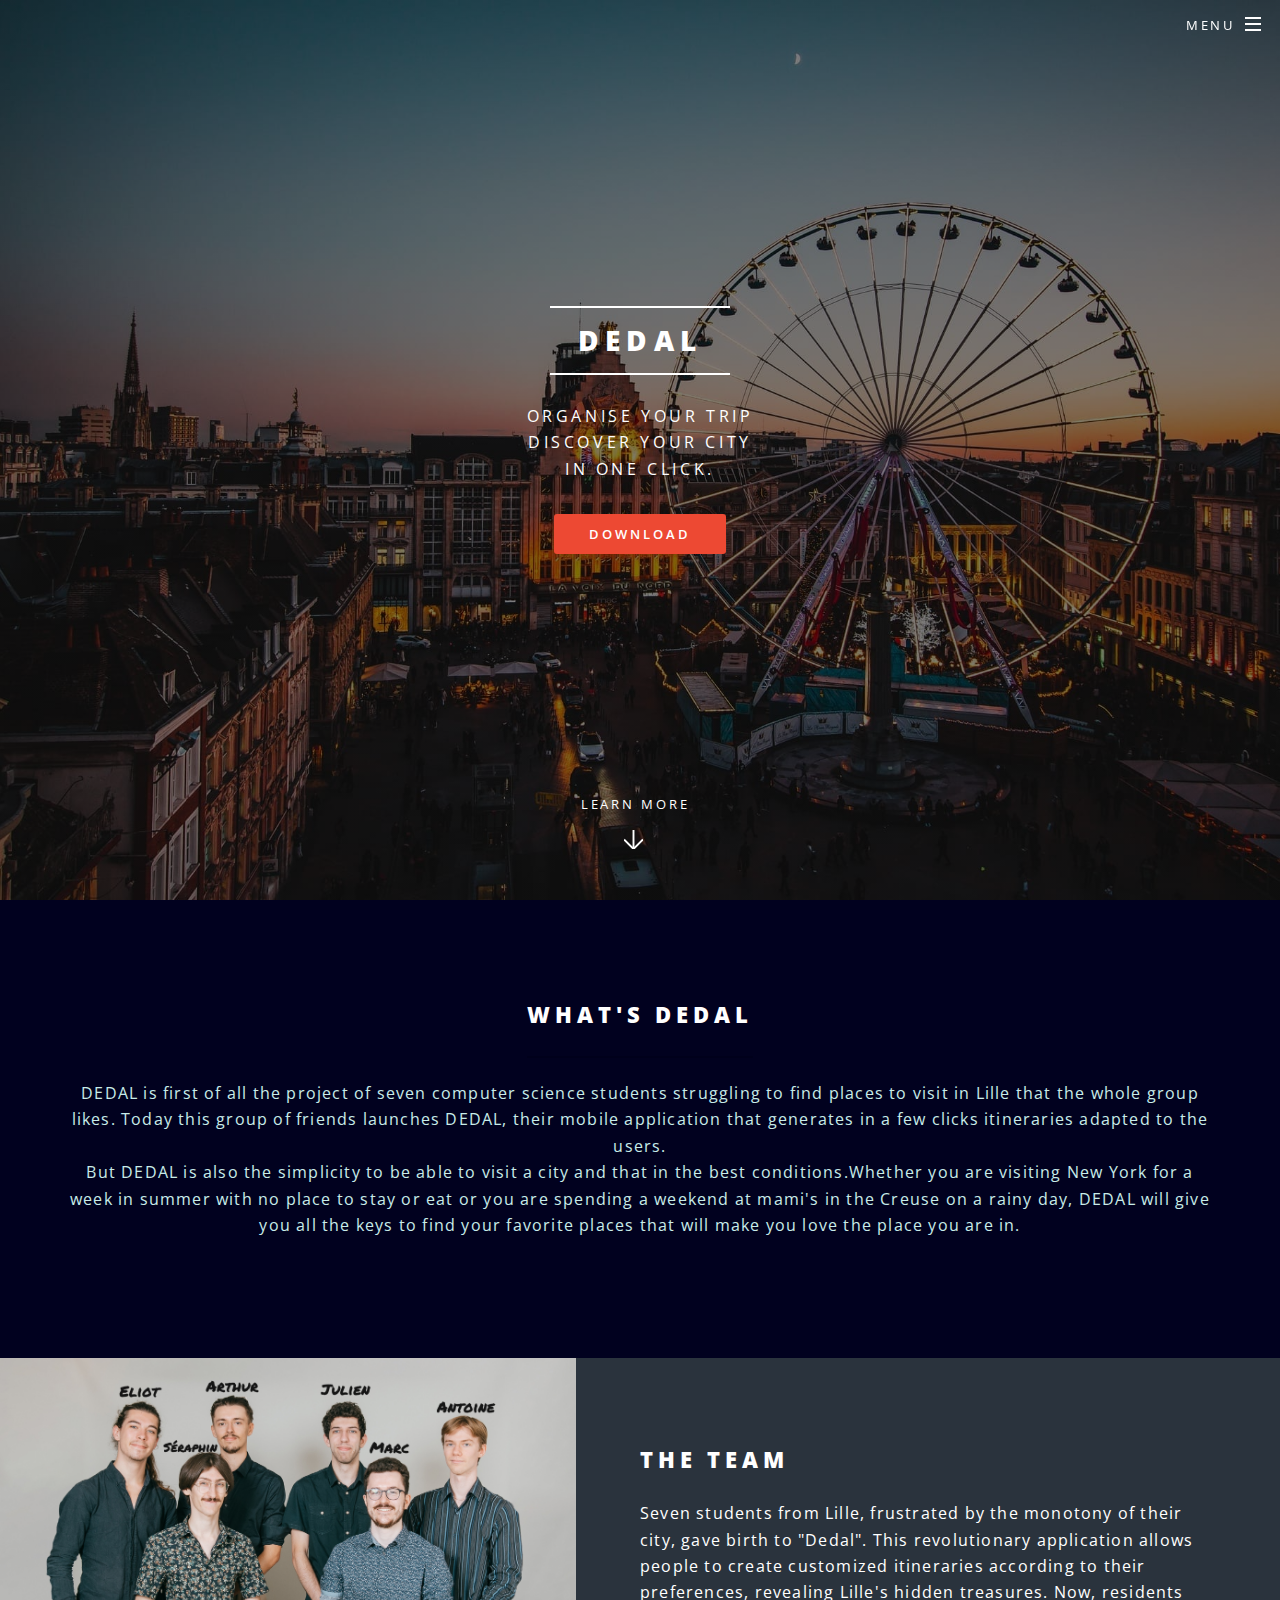
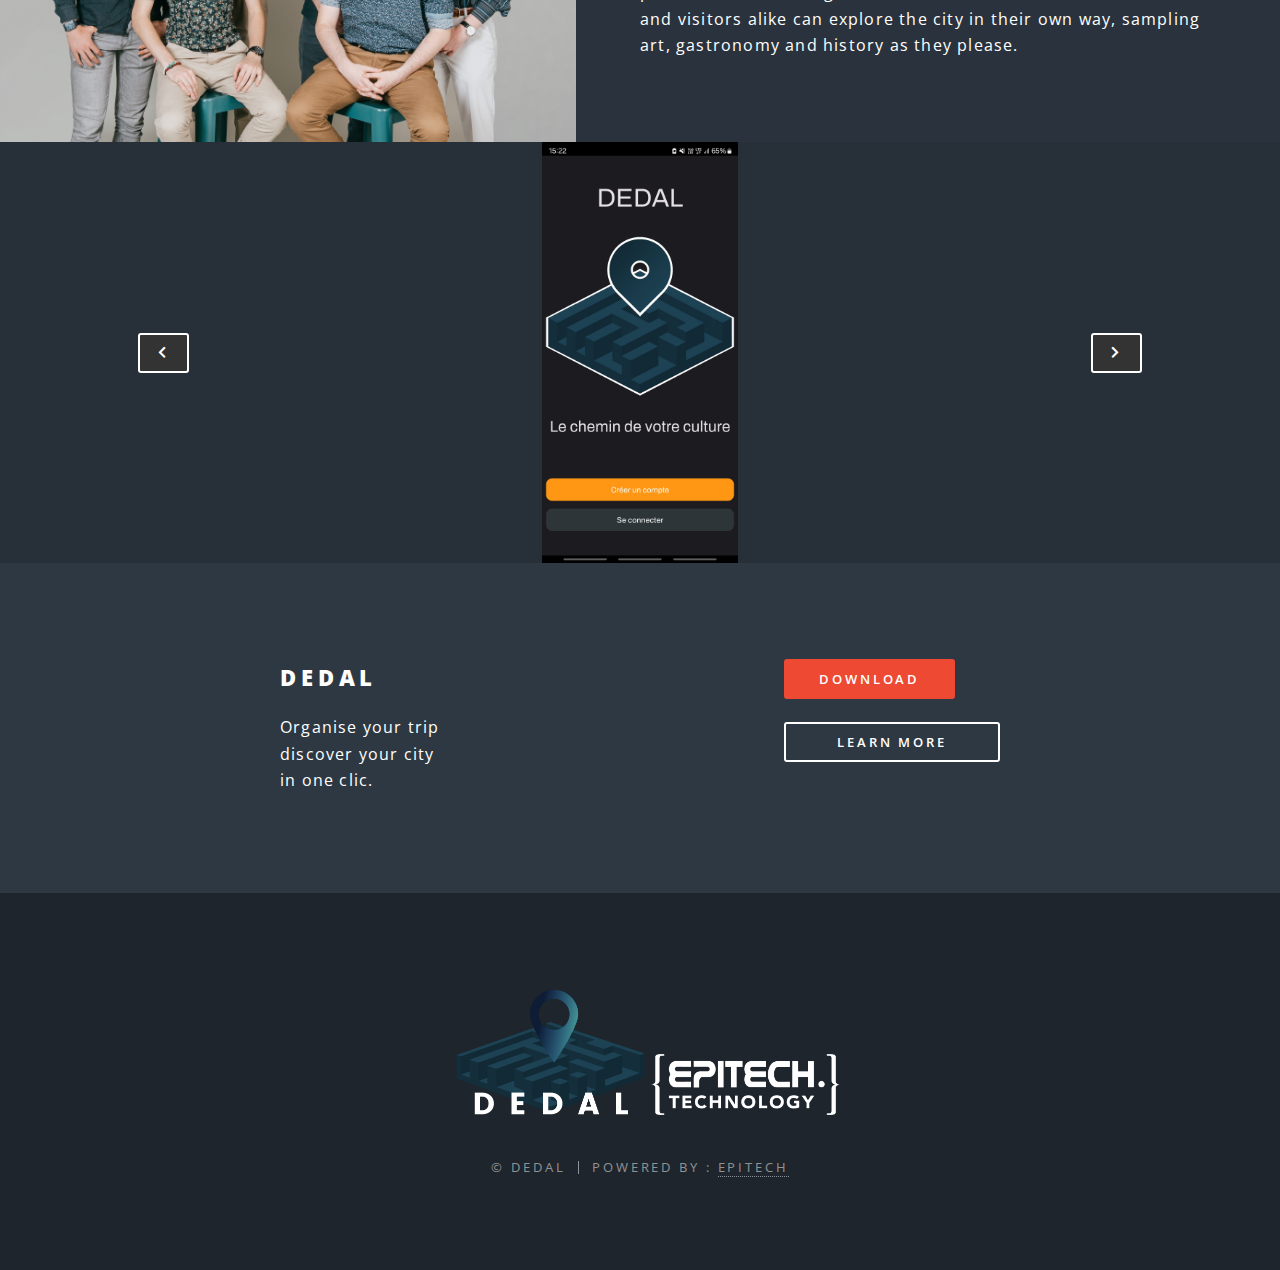
<file: index.html>
<!DOCTYPE HTML>
<!--
	Spectral by HTML5 UP
	html5up.net | @ajlkn
	Free for personal and commercial use under the CCA 3.0 license (html5up.net/license)
-->
<html>
	<head>
		<title>Dedal</title>
		<meta charset="utf-8" />
		<meta name="viewport" content="width=device-width, initial-scale=1, user-scalable=no" />
		<link rel="stylesheet" href="assets/css/main.css" />
		<link rel="icon" href="images/logo-Dedal.ico" />
		<noscript><link rel="stylesheet" href="assets/css/noscript.css" /></noscript>
		<link rel="stylesheet" href="assets/css/styles.css">
		<script src="assets/js/language.js"></script>
		<script>if (sessionStorage.getItem('langue') === null) { sessionStorage.setItem('langue', navigator.language)}</script>
	</head>
	<body class="landing is-preload">

		<!-- Page Wrapper -->
			<div id="page-wrapper">

				<!-- Header -->
					<header id="header" class="alt">
						<h1><a href="index.html">Dedal</a></h1>
						<nav id="nav">
							<ul>
								<li class="special">
									<a href="#menu" class="menuToggle"><span>Menu</span></a>
									<div id="menu">
										<ul>
											<li><a id="M1" href="index.html">Home</a></li>
											<li><a id="M2" href="roadmap.html">Roadmap</a></li>
											<li><a id="M3" href="contact.html">Contact</a></li>
											<li><a id="M4" href="download.html">Download</a></li>
											<li><a id="M5" href="faq.html">FAQ</a></li>
											<a href="#" onclick="changerLangue('fr')">Français</a>
											<a href="#" onclick="changerLangue('en')">Anglais</a>
										</ul>
									</div>
								</li>
							</ul>
						</nav>
					</header>

				<!-- Banner -->
					<section id="banner">
						<div class="inner">
							<h2>Dedal</h2>
							<p id="slogan1">Organise your trip<br />
							discover your city<br />
							in one click.</p>
							<ul class="actions special">
								<li><a id="dl-b1" href="https://dedal-dev.s3.eu-west-1.amazonaws.com/apkFiles/DEDAL-dev-2.5.apk?AWSAccessKeyId=AKIARRORNUAFQVEYJ6NW&Expires=1707513989&Signature=1ENfyMBCzeBFvxDGevRJKBcLEAY%3D" download="dedal.apk" class="button primary">Download</a></li>
							</ul>
						</div>
						<a id="learn1" href="#one" class="more scrolly">Learn More</a>
					</section>

				<!-- One -->
					<section id="one" class="wrapper style1 special">
						<div class="inner">
							<header class="major">
								<h2 id="T1">What's Dedal<br /></h2>
								<p id="t1">DEDAL is first of all the project of seven computer science students struggling to find places to visit in Lille that the whole group likes. Today this group of friends launches DEDAL, their mobile application that generates in a few clicks itineraries adapted to the users.<br />
									But DEDAL is also the simplicity to be able to visit a city and that in the best conditions.Whether you are visiting New York for a week in summer with no place to stay or eat or you are spending a weekend at mami's in the Creuse on a rainy day, DEDAL will give you all the keys to find your favorite places that will make you love the place you are in.</p>
							</header>
						</div>
					</section>

				<!-- Two -->
					<section id="two" class="wrapper alt style2">
						<section class="spotlight">
							<div class="image"><img src="images/group.jpg" alt="" /></div><div class="content">
								<h2 id="T2">the Team <br /></h2>
								<p id="t2" class="modifyp">Seven students from Lille, frustrated by the monotony of their city, gave birth to "Dedal". This revolutionary application allows people to create customized itineraries according to their preferences, revealing Lille's hidden treasures. Now, residents and visitors alike can explore the city in their own way, sampling art, gastronomy and history as they please.</p>
								</div>
						</section>
						<section class="spotlight">
							<div class="carousel">
								<div class="carousel-images">
								  <img src="images/login.jpg" alt="Screenshot 1">
								  <img src="images/filter.jpg" alt="Screenshot 2">
								  <img src="images/map.jpg" alt="Screenshot 3">
								  <img src="images/place.jpg" alt="Screenshot 4">
								</div>
								<button id="prevBtn"><i class="fas fa-chevron-left"></i></button>
								<button id="nextBtn"><i class="fas fa-chevron-right"></i></button>
							  </div>
						</section>
					</section>
				<!-- CTA -->
					<section id="cta" class="wrapper style4">
						<div class="inner">
							<header>
								<h2>Dedal</h2>
								<p id="slogan2">Organise your trip<br />
									discover your city<br />
									in one clic.</p>
							</header>
							<ul class="actions stacked">
								<li><a id="dl-b2" href="https://dedal-dev.s3.eu-west-1.amazonaws.com/apkFiles/DEDAL-dev-2.5.apk?AWSAccessKeyId=AKIARRORNUAFQVEYJ6NW&Expires=1707513989&Signature=1ENfyMBCzeBFvxDGevRJKBcLEAY%3D" download="dedal.apk" class="button primary">Download</a></li>
								<li><a id="learn2" href="#" class="button fit">Learn More</a></li>
							</ul>
						</div>
					</section>

				<!-- Footer -->
					<footer id="footer">
						<ul class="" style="text-align: center;" >
							<img src="images/logo-Dedal.png" alt="" width=15% height=auto>
							<img src='images/epi-logo.png' alt="" width=15% height=auto>
						</ul>
						<ul class="copyright">
							<li>&copy; Dedal</li><li>Powered by : <a href="https://www.epitech.eu/en/">EPITECH</a></li>
						</ul>
					</footer>

			</div>

		<!-- Scripts -->
			<script src="assets/js/jquery.min.js"></script>
			<script src="assets/js/jquery.scrollex.min.js"></script>
			<script src="assets/js/jquery.scrolly.min.js"></script>
			<script src="assets/js/browser.min.js"></script>
			<script src="assets/js/breakpoints.min.js"></script>
			<script src="assets/js/util.js"></script>
			<script src="assets/js/main.js"></script>
			<script src="assets/js/script.js"></script>
			<script>
				const langue = sessionStorage.getItem('langue');
				  if (langue === 'en') {
					document.getElementById('M1').innerHTML = "Home"
					document.getElementById('M2').innerHTML = "Roadmap"
					document.getElementById('M3').innerHTML = "Contact"
					document.getElementById('M4').innerHTML = "Download"
					document.getElementById('M5').innerHTML = "Faq"
					document.getElementById('slogan1').innerHTML ="Organised your trip<br />discover your city<br />in one clic."
					document.getElementById('dl-b1').innerHTML = "Download"
					document.getElementById('learn1').innerHTML = "Learn More"
					document.getElementById('T1').innerText = "What's Dedal";
					document.getElementById('t1').innerHTML = "DEDAL is first of all the project of seven computer science students struggling to find places to visit in Lille that the whole group likes. Today this group of friends launches DEDAL, their mobile application that generates in a few clicks itineraries adapted to the users.<br /> But DEDAL is also the simplicity to be able to visit a city and that in the best conditions.Whether you are visiting New York for a week in summer with no place to stay or eat or you are spending a weekend at mami's in the Creuse on a rainy day, DEDAL will give you all the keys to find your favorite places that will make you love the place you are in.";
					document.getElementById('T2').innerText = "the Team "
					document.getElementById('t2').innerText = "Seven students from Lille, frustrated by the monotony of their city, gave birth to 'Dedal'. This revolutionary application allows people to create customized itineraries according to their preferences, revealing Lille's hidden treasures. Now, residents and visitors alike can explore the city in their own way, sampling art, gastronomy and history as they please."
					document.getElementById('slogan2').innerHTML ="Organised your trip<br />discover your city<br />in one clic."
					document.getElementById('dl-b2').innerHTML = "Download"
					document.getElementById('learn2').innerHTML = "Learn More"
				  } else if (langue === 'fr') {
					document.getElementById('M1').innerHTML = "Accueil"
					document.getElementById('M2').innerHTML = "Roadmap"
					document.getElementById('M3').innerHTML = "Contact"
					document.getElementById('M4').innerHTML = "telecharger l'app"
					document.getElementById('M5').innerHTML = "Faq"
					document.getElementById('slogan1').innerHTML ="les chemin de<br /> votre culture"
					document.getElementById('dl-b1').innerHTML = "telecharger l'app"
					document.getElementById('learn1').innerHTML = "en savoir plus"
					document.getElementById('T1').innerText = "Qu'est-ce que Dedal ?";
					document.getElementById('t1').innerHTML = "DEDAL, c'est d'abord le projet de sept étudiants en informatique qui se battent pour trouver des lieux à visiter à Lille qui plaisent à l'ensemble du groupe. Aujourd'hui, ce groupe d'amis lance DEDAL, leur application mobile qui génère en quelques clics des itinéraires adaptés aux utilisateurs.<br /> Mais DEDAL c'est aussi la simplicité pour pouvoir visiter une ville et cela dans les meilleures conditions. Que vous visitiez New York pour une semaine en été sans pouvoir vous loger ou vous restaurer ou que vous passiez un week-end chez mami dans la Creuse un jour de pluie, DEDAL vous donnera toutes les clés pour trouver vos lieux préférés qui vous feront aimer l'endroit où vous vous trouvez.";
					document.getElementById('T2').innerText = "l'équipe !"
					document.getElementById('t2').innerText = "Sept étudiants lillois, frustrés par la monotonie de leur ville, ont donné naissance à 'Dedal'. Cette application révolutionnaire permet de créer des itinéraires personnalisés en fonction de ses préférences, révélant les trésors cachés de Lille. Désormais, les habitants et les visiteurs peuvent explorer la ville à leur manière, en goûtant à l'art, à la gastronomie et à l'histoire."
					document.getElementById('slogan2').innerHTML ="les chemin de<br /> votre culture"
					document.getElementById('dl-b2').innerHTML = "telecharger l'app"
					document.getElementById('learn2').innerHTML = "en savoir plus"
				}
			  </script>

	</body>
</html>
</file>
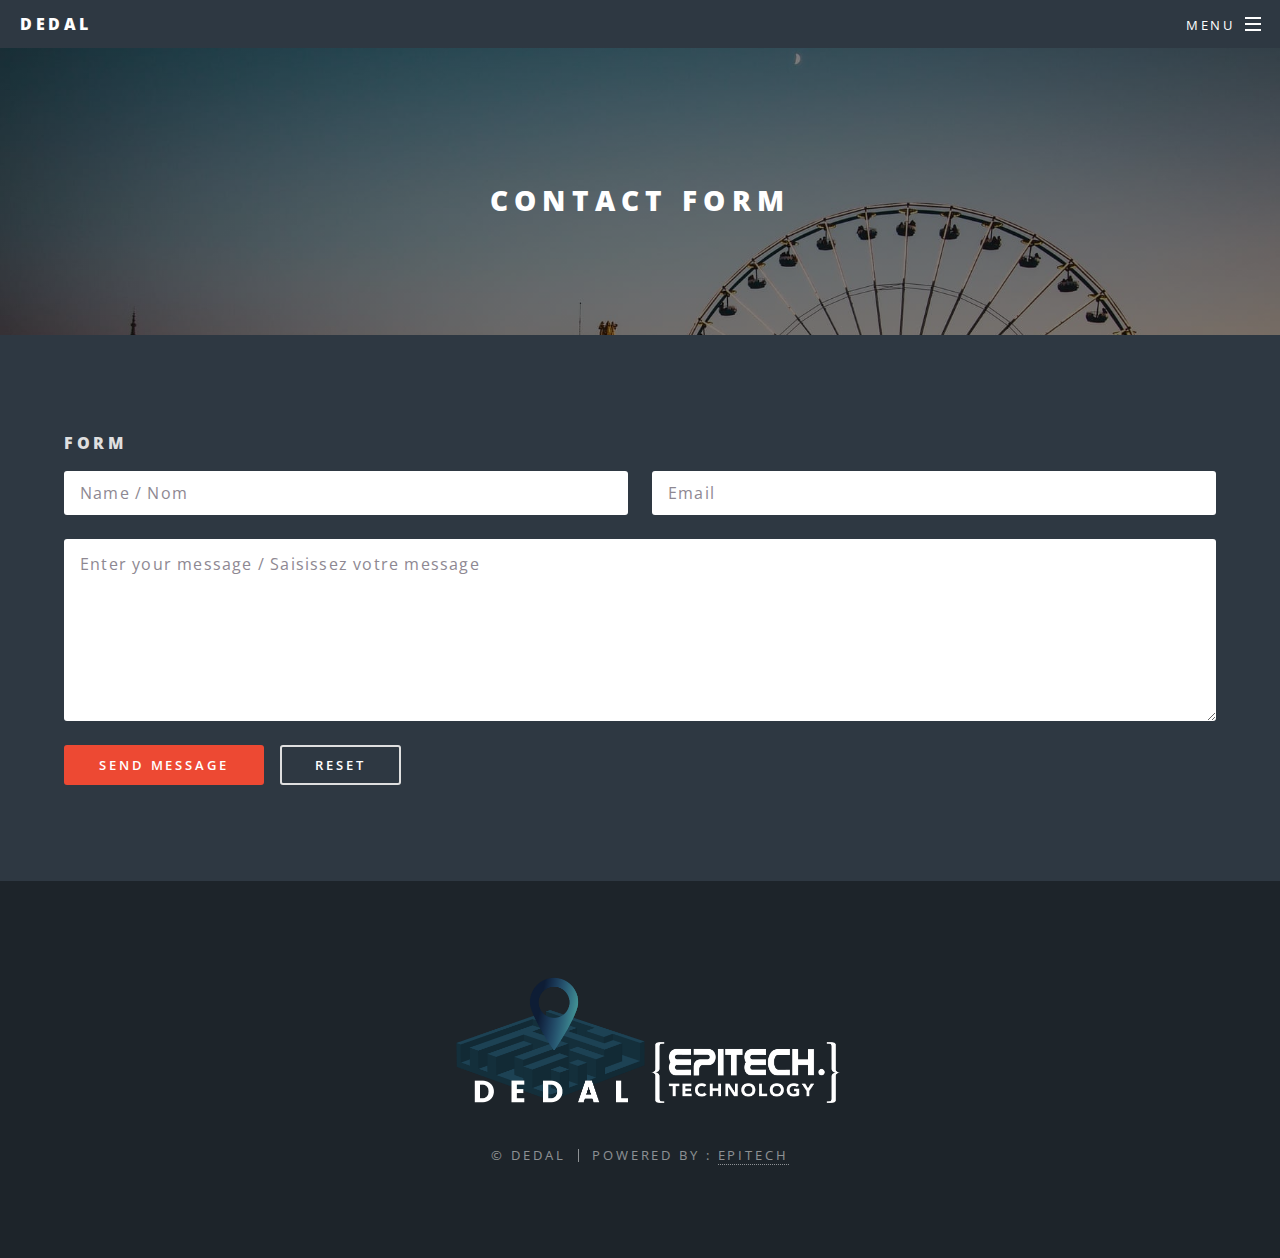
<file: contact.html>
<!DOCTYPE HTML>
<!--
	Spectral by HTML5 UP
	html5up.net | @ajlkn
	Free for personal and commercial use under the CCA 3.0 license (html5up.net/license)
-->
<html>
	<head>
		<title>Contact - Dedal</title>
		<meta charset="utf-8" />
		<meta name="viewport" content="width=device-width, initial-scale=1, user-scalable=no" />
		<link rel="stylesheet" href="assets/css/main.css" />
		<link rel="icon" href="images/logo-Dedal.ico" />
		<noscript><link rel="stylesheet" href="assets/css/noscript.css" /></noscript>
		<script src="assets/js/language.js"></script>
	</head>
	<body class="is-preload">

		<!-- Page Wrapper -->
			<div id="page-wrapper">

				<!-- Header -->
					<header id="header">
						<h1><a href="index.html">Dedal</a></h1>
						<nav id="nav">
							<ul>
								<li class="special">
									<a href="#menu" class="menuToggle"><span>Menu</span></a>
									<div id="menu">
										<ul>
											<li><a id="M1" href="index.html">Home</a></li>
											<li><a id="M2" href="roadmap.html">Roadmap</a></li>
											<li><a id="M3" href="contact.html">Contact</a></li>
											<li><a id="M4" href="download.html">Download</a></li>
											<li><a id="M5" href="faq.html">FAQ</a></li>
											<a href="#" onclick="changerLangue('fr')">Français</a>
											<a href="#" onclick="changerLangue('en')">Anglais</a>
										</ul>
									</div>
								</li>
							</ul>
						</nav>
					</header>

				<!-- Main -->
				<article id="main">
					<header>
						<h2 id="T1">Contact Form</h2>
					</header>
					<section class="wrapper style5">
						<div class="inner">
								<section>
									<h4 id="T2">Form</h4>
									<form action="https://formsubmit.co/arthur.decovemacker@epitech.eu" method="POST">
										<div class="row gtr-uniform">
											<div class="col-6 col-12-xsmall">
												<input type="text" name="name" id="name" value="" placeholder="Name / Nom" />
											</div>
											<div class="col-6 col-12-xsmall">
												<input type="email" name="email" id="email" value="" placeholder="Email" />
											</div>
											<div class="col-12">
												<textarea name="message" id="message" placeholder="Enter your message / Saisissez votre message" rows="6"></textarea>
											</div>
											<div class="col-12">
												<ul class="actions">
													<li><input type="submit" value="Send Message" class="primary" /></li>
													<li><input type="reset" value="Reset" /></li>
												</ul>
											</div>
										</div>
									</form>
								</section>

							</div>
						</section>
					</article>

				<!-- Footer -->
				<footer id="footer">
					<ul class="" style="text-align: center;" >
						<img src="images/logo-Dedal.png" alt="" width=15% height=auto>
						<img src='images/epi-logo.png' alt="" width=15% height=auto>
					</ul>
					<ul class="copyright">
						<li>&copy; Dedal</li><li>Powered by : <a href="https://www.epitech.eu/en/">EPITECH</a></li>
					</ul>
				</footer>

			</div>

		<!-- Scripts -->
			<script src="assets/js/jquery.min.js"></script>
			<script src="assets/js/jquery.scrollex.min.js"></script>
			<script src="assets/js/jquery.scrolly.min.js"></script>
			<script src="assets/js/browser.min.js"></script>
			<script src="assets/js/breakpoints.min.js"></script>
			<script src="assets/js/util.js"></script>
			<script src="assets/js/main.js"></script>
			<script>
				const langue = sessionStorage.getItem('langue');
				if (langue === 'en') {
      			document.getElementById('M1').innerHTML = "Home"
   				document.getElementById('M2').innerHTML = "Roadmap"
      			document.getElementById('M3').innerHTML = "Contact"
      			document.getElementById('M4').innerHTML = "Download"
				document.getElementById('M5').innerHTML = "Faq"
				document.getElementById('T1').innerHTML = "Contact Form"
				document.getElementById('T2').innerHTML = "Form"
    			} else if (langue === 'fr') {
      			document.getElementById('M1').innerHTML = "Accueil"
      			document.getElementById('M2').innerHTML = "Roadmap"
      			document.getElementById('M3').innerHTML = "Contact"
      			document.getElementById('M4').innerHTML = "telecharger l'app"
				document.getElementById('M5').innerHTML = "Faq"
				document.getElementById('T1').innerHTML = "formulaire de contact"
				document.getElementById('T2').innerHTML = "formulaire"
 				}

			</script>

	</body>
</html>
</file>
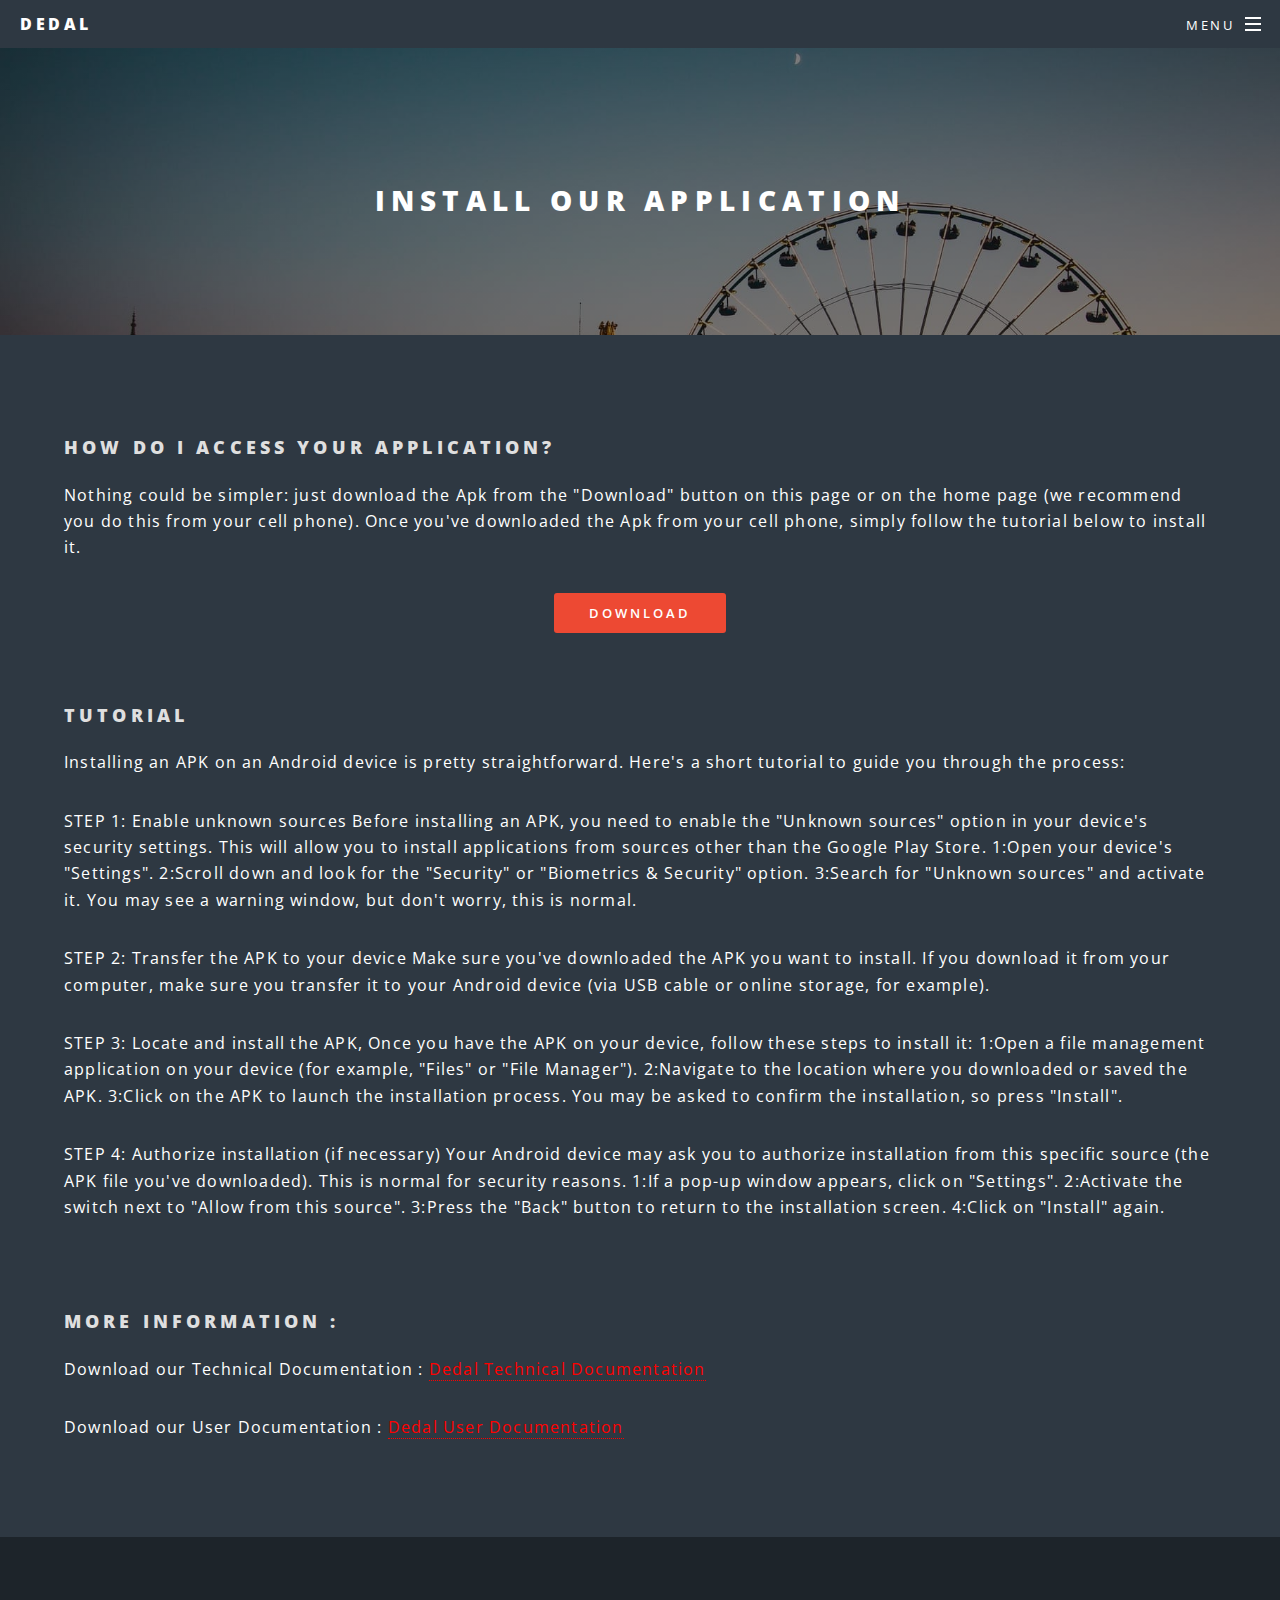
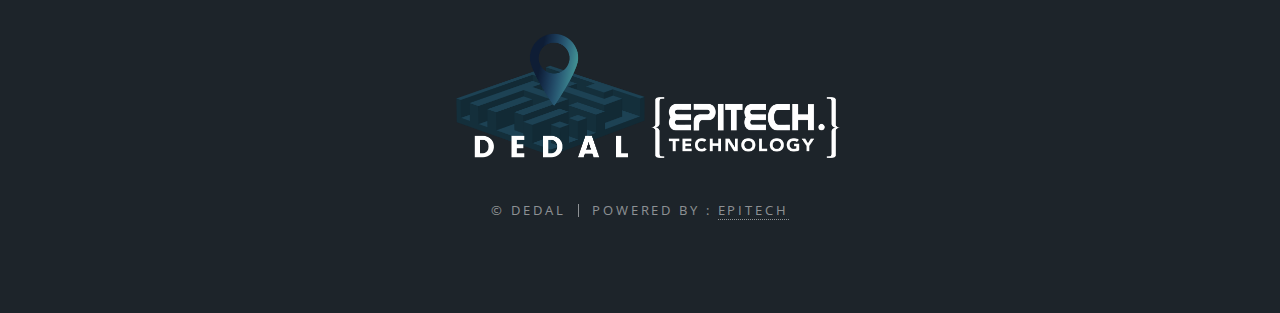
<file: download.html>
<!DOCTYPE HTML>
<!--
	Spectral by HTML5 UP
	html5up.net | @ajlkn
	Free for personal and commercial use under the CCA 3.0 license (html5up.net/license)
-->
<html>
	<head>
		<title>Download</title>
		<meta charset="utf-8" />
		<meta name="viewport" content="width=device-width, initial-scale=1, user-scalable=no" />
		<meta http-equiv="Content-Security-Policy" content="upgrade-insecure-requests">
		<link rel="stylesheet" href="assets/css/main.css" />
		<link rel="icon" href="images/logo-Dedal.ico" />
		<noscript><link rel="stylesheet" href="assets/css/noscript.css" /></noscript>
		<script src="assets/js/language.js"></script>
	</head>
	<body class="is-preload">

		<!-- Page Wrapper -->
			<div id="page-wrapper">

				<!-- Header -->
					<header id="header">
						<h1><a href="index.html">Dedal</a></h1>
						<nav id="nav">
							<ul>
								<li class="special">
									<a href="#menu" class="menuToggle"><span>Menu</span></a>
									<div id="menu">
										<ul>
											<li><a id="M1" href="index.html">Home</a></li>
											<li><a id="M2" href="roadmap.html">Roadmap</a></li>
											<li><a id="M3" href="contact.html">Contact</a></li>
											<li><a id="M4" href="download.html">Download</a></li>
											<li><a id="M5" href="faq.html">FAQ</a></li>
											<a href="#" onclick="changerLangue('fr')">Français</a>
											<a href="#" onclick="changerLangue('en')">Anglais</a>
										</ul>
									</div>
								</li>
							</ul>
						</nav>
					</header>

				<!-- Main -->
					<article id="main">
						<header>
							<h2 id="T1">Install our application</h2>
						</header>
						<section class="wrapper style5">
							<div class="inner">
								<h3 id="T2">How do I access your application?</h3>
								<p id="t1">Nothing could be simpler: just download the Apk from the "Download" button on this page or on the home page (we recommend you do this from your cell phone). Once you've downloaded the Apk from your cell phone, simply follow the tutorial below to install it.</p>
							</div>
							<ul class="actions special">
								<li><a id="button" href="https://dedal-dev.s3.eu-west-1.amazonaws.com/apkFiles/DEDAL-dev-2.5.apk?AWSAccessKeyId=AKIARRORNUAFQVEYJ6NW&Expires=1707513989&Signature=1ENfyMBCzeBFvxDGevRJKBcLEAY%3D" download="dedal.apk" class="button primary">Download</a></li>
							</ul>
							<br>
							<div class="inner">
								<h3 id="T3">Tutorial</h3>
								<p id="t2">Installing an APK on an Android device is pretty straightforward. Here's a short tutorial to guide you through the process:</p>
								<p id="t3">STEP 1: Enable unknown sources Before installing an APK, you need to enable the "Unknown sources" option in your device's security settings. This will allow you to install applications from sources other than the Google Play Store. 1:Open your device's "Settings". 2:Scroll down and look for the "Security" or "Biometrics & Security" option. 3:Search for "Unknown sources" and activate it. You may see a warning window, but don't worry, this is normal.</p>
								<p id="t4">STEP 2: Transfer the APK to your device Make sure you've downloaded the APK you want to install. If you download it from your computer, make sure you transfer it to your Android device (via USB cable or online storage, for example).</p>
								<p id="t5">STEP 3: Locate and install the APK, Once you have the APK on your device, follow these steps to install it: 1:Open a file management application on your device (for example, "Files" or "File Manager"). 2:Navigate to the location where you downloaded or saved the APK. 3:Click on the APK to launch the installation process. You may be asked to confirm the installation, so press "Install".</p>
								<p id="t6">STEP 4: Authorize installation (if necessary) Your Android device may ask you to authorize installation from this specific source (the APK file you've downloaded). This is normal for security reasons. 1:If a pop-up window appears, click on "Settings". 2:Activate the switch next to "Allow from this source". 3:Press the "Back" button to return to the installation screen. 4:Click on "Install" again.</p>
							</div>
							<br>
							<br>
							<div class="inner">
								<h3 id="T4">More information :</h3>
								<p id="t7">Download our Technical Documentation : <a href='https://docs.google.com/document/d/1dTMjOX0p-fkc2sYHFxXIu1v_VXAseCC50jJXKD9qJLw/edit?usp=drive_link' style='color: red' target='_blank'>Dedal Technical Documentation</a></p>
								<p id="t8">Download our User Documentation : <a href='https://docs.google.com/document/d/1r_DdkJpp1o_LQ1U2pZ34RkfSnEJikQw88wCNN2AFbz0/edit?usp=drive_link' style='color: red' target='_blank'>Dedal User Documentation</a></p>
							</div>
						</section>
					</article>

				<!-- Footer -->
				<footer id="footer">
					<ul class="" style="text-align: center;" >
						<img src="images/logo-Dedal.png" alt="" width=15% height=auto>
						<img src='images/epi-logo.png' alt="" width=15% height=auto>
					</ul>
					<ul class="copyright">
						<li>&copy; Dedal</li><li>Powered by : <a href="https://www.epitech.eu/en/">EPITECH</a></li>
					</ul>
				</footer>

			</div>

		<!-- Scripts -->
			<script src="assets/js/jquery.min.js"></script>
			<script src="assets/js/jquery.scrollex.min.js"></script>
			<script src="assets/js/jquery.scrolly.min.js"></script>
			<script src="assets/js/browser.min.js"></script>
			<script src="assets/js/breakpoints.min.js"></script>
			<script src="assets/js/util.js"></script>
			<script src="assets/js/main.js"></script>
			<script>
				const langue = sessionStorage.getItem('langue');
				if (langue === 'en') {
      			document.getElementById('M1').innerHTML = "Home"
   				document.getElementById('M2').innerHTML = "Roadmap"
      			document.getElementById('M3').innerHTML = "Contact"
      			document.getElementById('M4').innerHTML = "Download"
				document.getElementById('M5').innerHTML = "Faq"
				document.getElementById('T1').innerHTML = "Install our application"
				document.getElementById('T2').innerHTML = "How do I access your application?"
				document.getElementById('T3').innerHTML = "Tutorial"
				document.getElementById('T4').innerHTML = "More information :"
				document.getElementById('t1').innerHTML = "Nothing could be simpler: just download the Apk from the 'Download' button on this page or on the home page (we recommend you do this from your cell phone). Once you've downloaded the Apk from your cell phone, simply follow the tutorial below to install it."
				document.getElementById('t2').innerHTML = "Installing an APK on an Android device is pretty straightforward. Here's a short tutorial to guide you through the process:"
				document.getElementById('t3').innerHTML = "STEP 1: Enable unknown sources Before installing an APK, you need to enable the 'Unknown sources' option in your device's security settings. This will allow you to install applications from sources other than the Google Play Store. 1:Open your device's 'Settings'. 2:Scroll down and look for the 'Security' or 'Biometrics & Security' option. 3:Search for 'Unknown sources' and activate it. You may see a warning window, but don't worry, this is normal."
				document.getElementById('t4').innerHTML = "STEP 2: Transfer the APK to your device Make sure you've downloaded the APK you want to install. If you download it from your computer, make sure you transfer it to your Android device (via USB cable or online storage, for example)."
				document.getElementById('t5').innerHTML = "STEP 3: Locate and install the APK, Once you have the APK on your device, follow these steps to install it: 1:Open a file management application on your device (for example, 'Files' or 'File Manager'). 2:Navigate to the location where you downloaded or saved the APK. 3:Click on the APK to launch the installation process. You may be asked to confirm the installation, so press 'Install'."
				document.getElementById('t6').innerHTML = "STEP 4: Authorize installation (if necessary) Your Android device may ask you to authorize installation from this specific source (the APK file you've downloaded). This is normal for security reasons. 1:If a pop-up window appears, click on 'Settings'. 2:Activate the switch next to 'Allow from this source'. 3:Press the 'Back' button to return to the installation screen. 4:Click on 'Install' again."
				document.getElementById('t7').innerHTML = "Download our Technical Documentation : <a href='https://docs.google.com/document/d/1dTMjOX0p-fkc2sYHFxXIu1v_VXAseCC50jJXKD9qJLw/edit?usp=drive_link' style='color: red' target='_blank'>Dedal Technical Documentation</a>"
				document.getElementById('t8').innerHTML = "Download our User Documentation : <a href='https://docs.google.com/document/d/1r_DdkJpp1o_LQ1U2pZ34RkfSnEJikQw88wCNN2AFbz0/edit?usp=drive_link' style='color: red' target='_blank'>Dedal User Documentation</a>"
				document.getElementById('button').innerHTML = "Download"
    			} else if (langue === 'fr') {
      			document.getElementById('M1').innerHTML = "Accueil"
      			document.getElementById('M2').innerHTML = "Roadmap"
      			document.getElementById('M3').innerHTML = "Contact"
      			document.getElementById('M4').innerHTML = "telecharger l'app"
				document.getElementById('M5').innerHTML = "Faq"
				document.getElementById('T1').innerHTML = "Installer notre application"
				document.getElementById('T2').innerHTML = "Comment puis-je accéder à votre application ?"
				document.getElementById('T3').innerHTML = "Tutoriel"
				document.getElementById('T4').innerHTML = "Plus d'informations :"
				document.getElementById('t1').innerHTML = "Rien de plus simple : il suffit de télécharger l'Apk à partir du bouton 'telecharger l'app' sur cette page ou sur la page d'accueil (nous vous recommandons de le faire à partir de votre téléphone portable). Une fois l'Apk téléchargée depuis votre téléphone portable, il vous suffit de suivre le tutoriel ci-dessous pour l'installer."
				document.getElementById('t2').innerHTML = "L'installation d'un APK sur un appareil Android est assez simple. Voici un petit tutoriel qui vous guidera tout au long du processus :"
				document.getElementById('t3').innerHTML = "ÉTAPE 1 : Activer les sources inconnues Avant d'installer un APK, vous devez activer l'option 'Sources inconnues' dans les paramètres de sécurité de votre appareil. Cela vous permettra d'installer des applications à partir de sources autres que le Google Play Store. 1:Ouvrez les 'Paramètres' de votre appareil. 2:Faites défiler vers le bas et recherchez l'option 'Sécurité' ou 'Biométrie et sécurité'. 3:Recherchez l'option 'Sources inconnues' et activez-la. Il se peut qu'une fenêtre d'avertissement s'affiche, mais ne vous inquiétez pas, c'est normal."
				document.getElementById('t4').innerHTML = "ÉTAPE 2 : Transférez l'APK sur votre appareil Assurez-vous d'avoir téléchargé l'APK que vous souhaitez installer. Si vous l'avez téléchargé depuis votre ordinateur, assurez-vous de le transférer sur votre appareil Android (via un câble USB ou un stockage en ligne, par exemple)."
				document.getElementById('t5').innerHTML = "ÉTAPE 3 : Localiser et installer l'APK, Une fois l'APK sur votre appareil, suivez les étapes suivantes pour l'installer : 1:Ouvrez une application de gestion de fichiers sur votre appareil (par exemple, 'Fichiers' ou 'Gestionnaire de fichiers'). 2:Naviguez jusqu'à l'endroit où vous avez téléchargé ou enregistré l'APK. 3:Cliquez sur l'APK pour lancer le processus d'installation. Il se peut que l'on vous demande de confirmer l'installation, alors appuyez sur 'Installer'."
				document.getElementById('t6').innerHTML = "ÉTAPE 4 : Autoriser l'installation (si nécessaire) Votre appareil Android peut vous demander d'autoriser l'installation à partir de cette source spécifique (le fichier APK que vous avez téléchargé). C'est normal pour des raisons de sécurité. 1:Si une fenêtre pop-up apparaît, cliquez sur 'Paramètres'. 2:Activez l'interrupteur situé à côté de 'Autoriser à partir de cette source'. 3:Appuyez sur le bouton 'Précédent' pour revenir à l'écran d'installation. 4:Cliquez à nouveau sur 'Installer'."
				document.getElementById('t7').innerHTML = "Télécharger notre documentation technique : <a href='https://docs.google.com/document/d/1dTMjOX0p-fkc2sYHFxXIu1v_VXAseCC50jJXKD9qJLw/edit?usp=drive_link' style='color: red' target='_blank'>Documentation technique de Dedal</a>"
				document.getElementById('t8').innerHTML = "Télécharger notre documentation utilisateur : <a href='https://docs.google.com/document/d/1r_DdkJpp1o_LQ1U2pZ34RkfSnEJikQw88wCNN2AFbz0/edit?usp=drive_link' style='color: red' target='_blank'>Documentation utilisateur Dedal</a>"
				document.getElementById('button').innerHTML = "telecharger l'app"
 				}

			</script>

	</body>
</html>
</file>
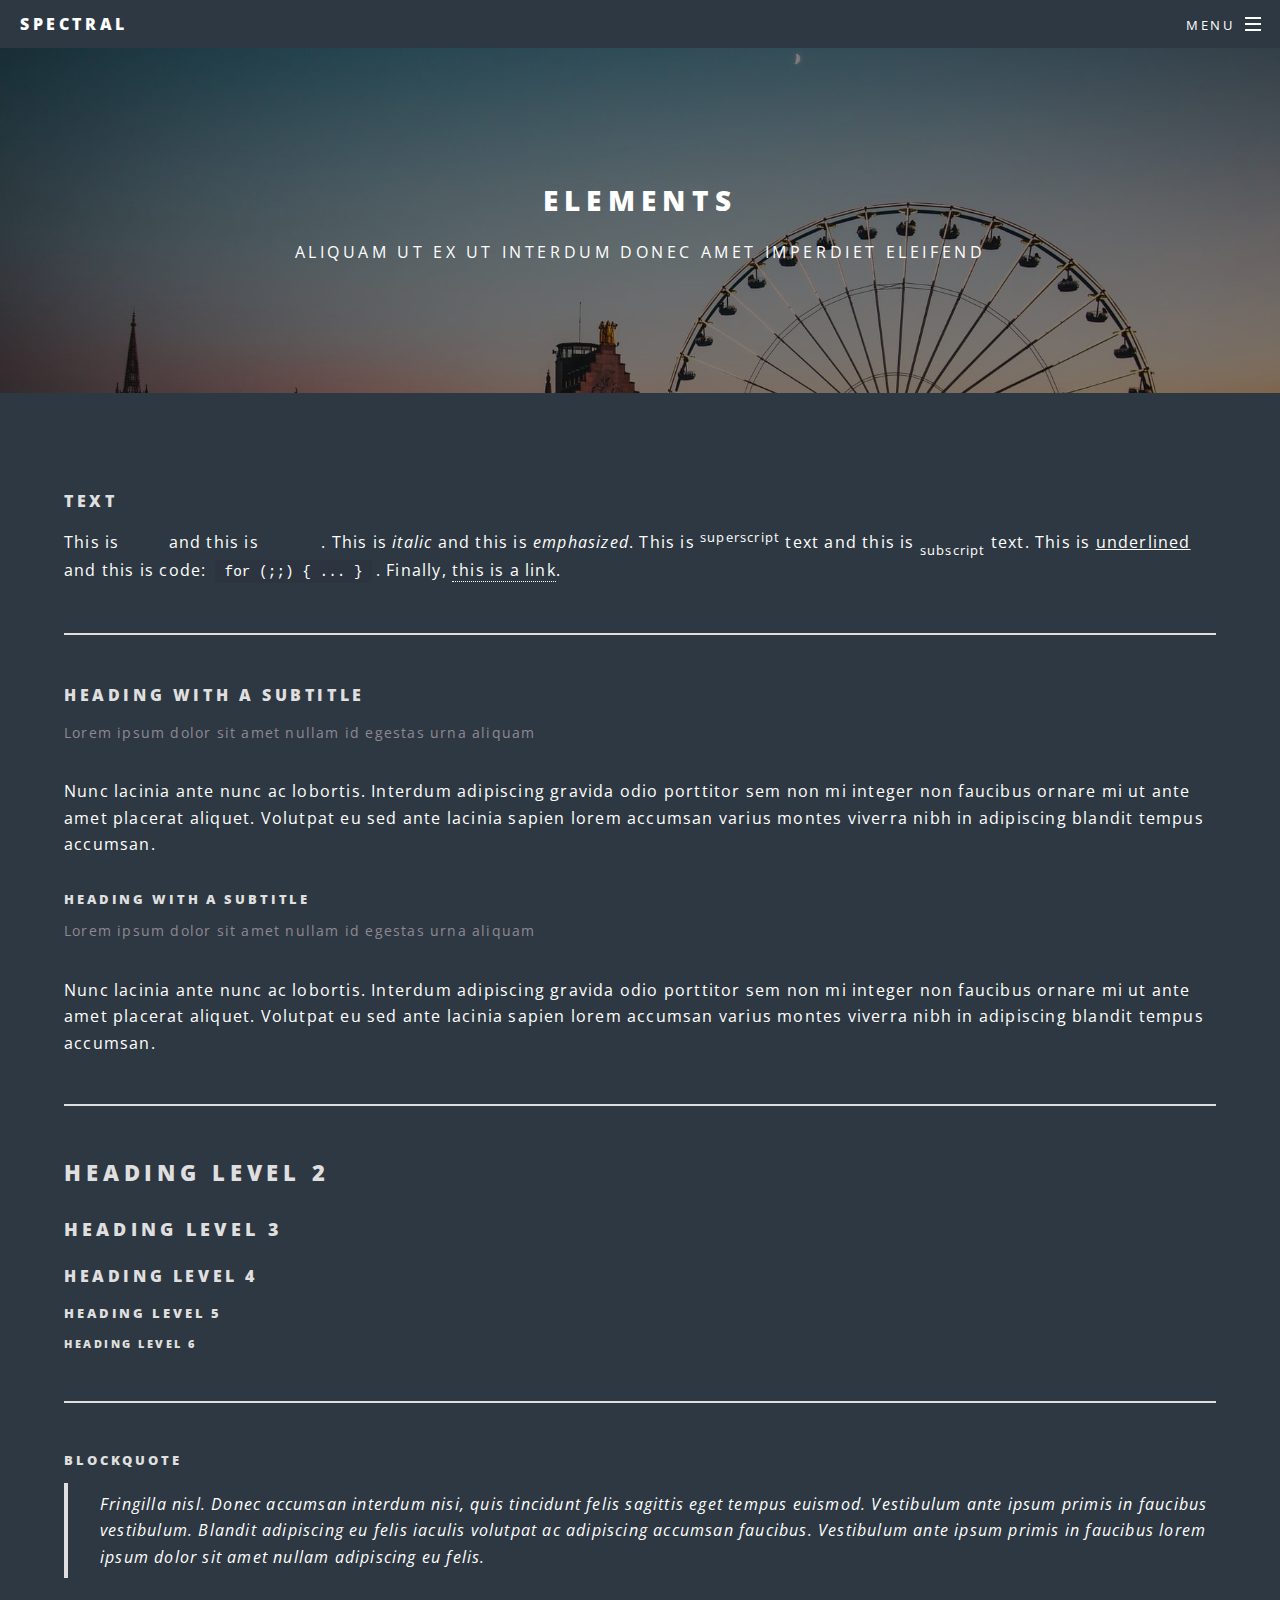
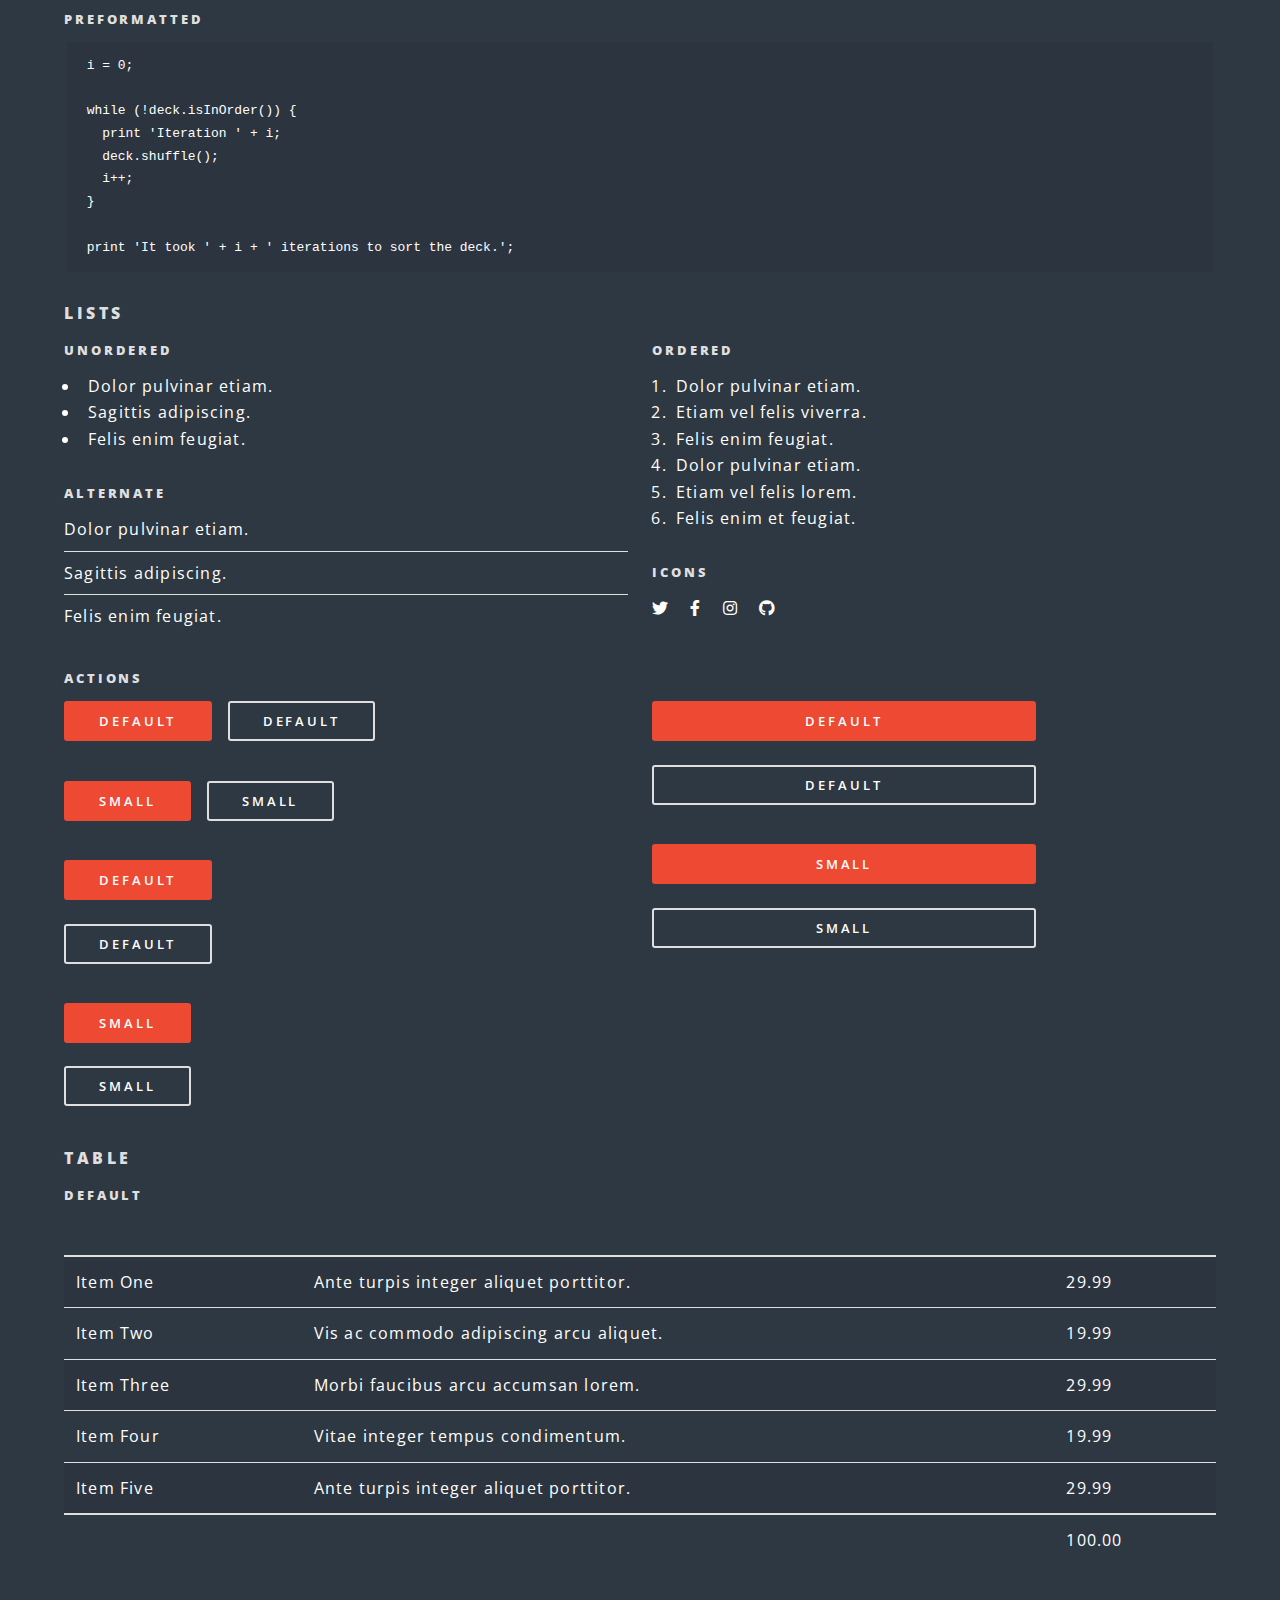
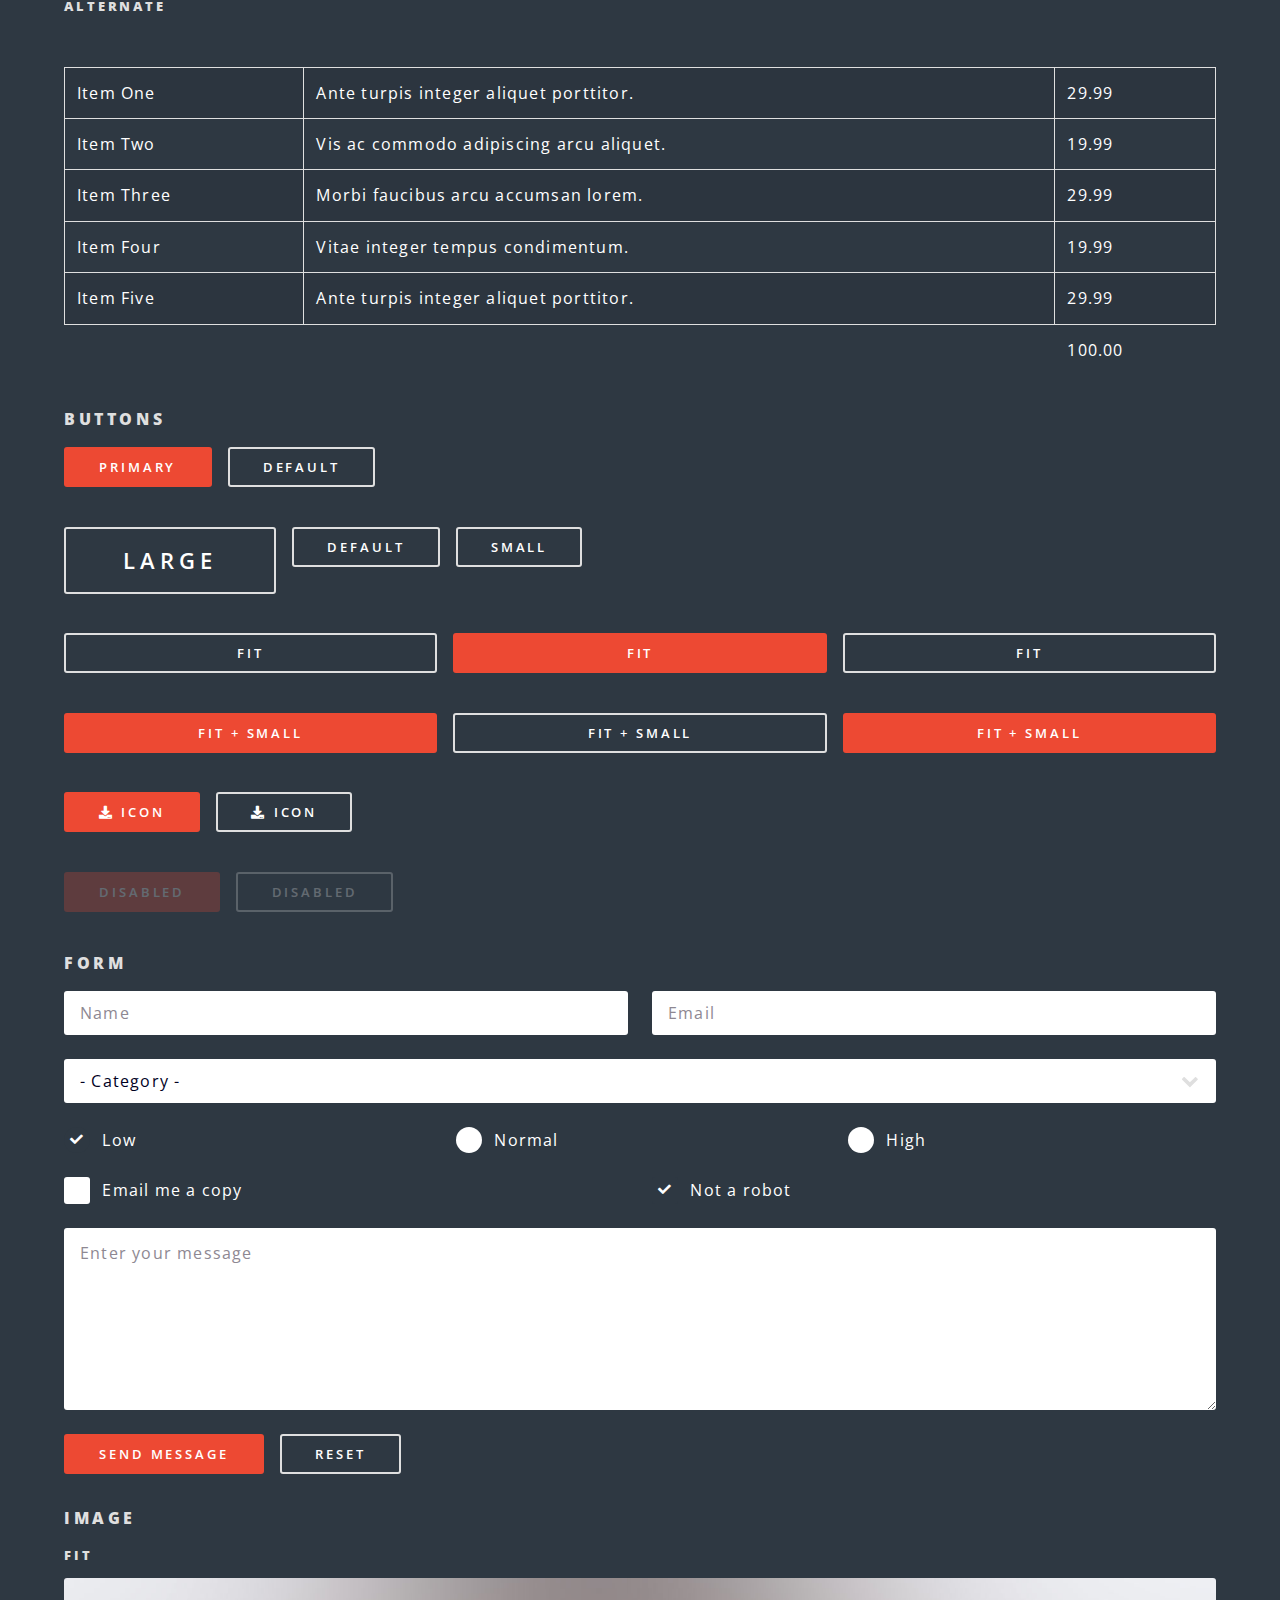
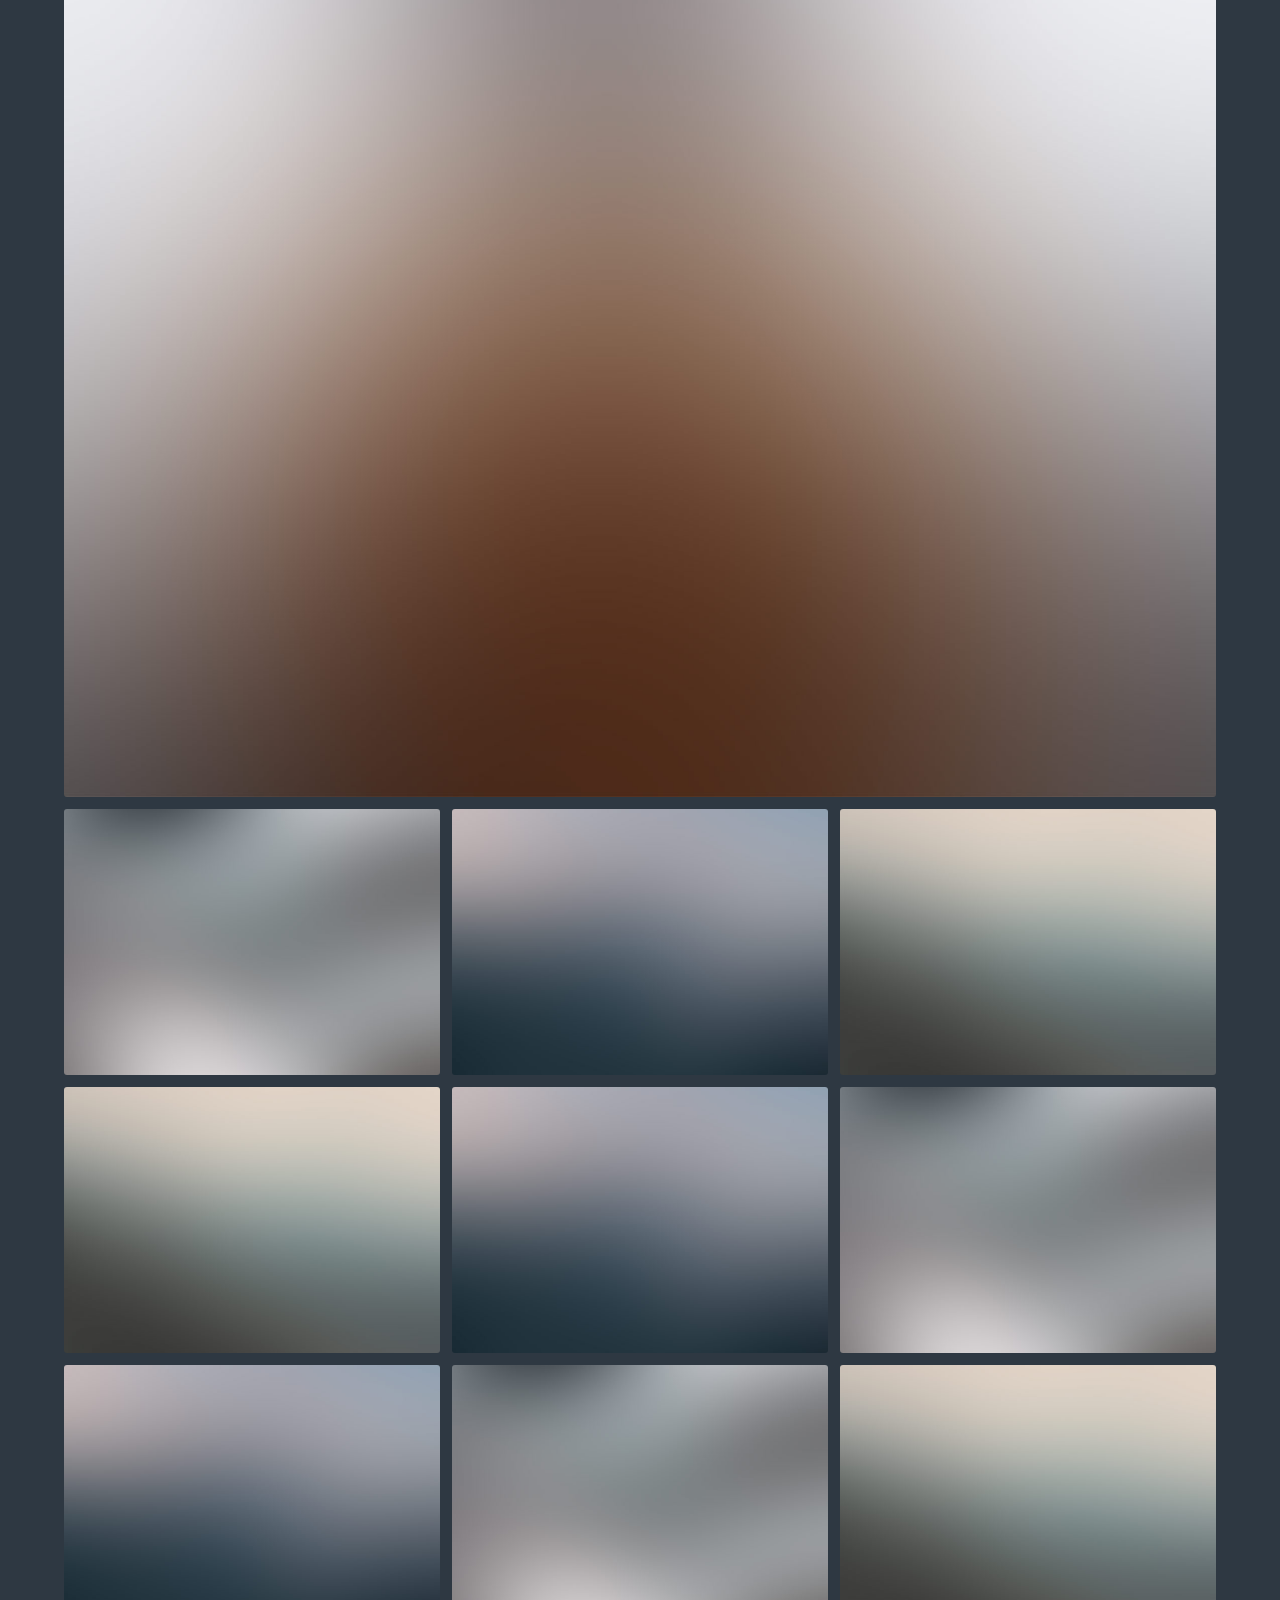
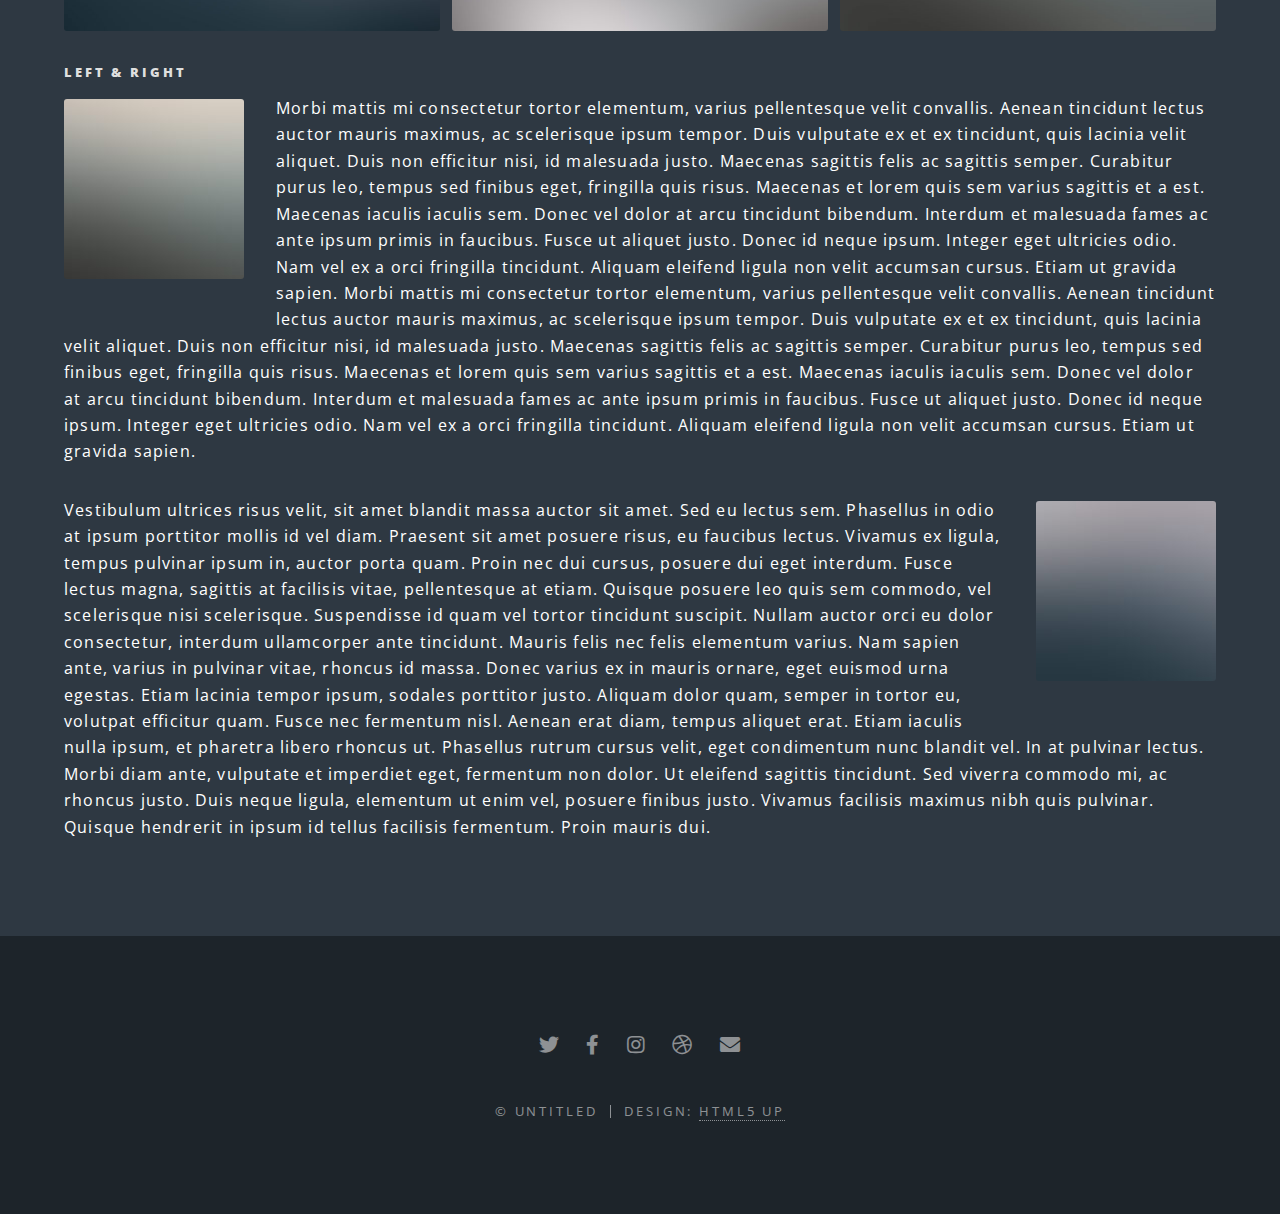
<file: elements.html>
<!DOCTYPE HTML>
<!--
	Spectral by HTML5 UP
	html5up.net | @ajlkn
	Free for personal and commercial use under the CCA 3.0 license (html5up.net/license)
-->
<html>
	<head>
		<title>Elements - Spectral by HTML5 UP</title>
		<meta charset="utf-8" />
		<meta name="viewport" content="width=device-width, initial-scale=1, user-scalable=no" />
		<link rel="stylesheet" href="assets/css/main.css" />
		<noscript><link rel="stylesheet" href="assets/css/noscript.css" /></noscript>
	</head>
	<body class="is-preload">

		<!-- Page Wrapper -->
			<div id="page-wrapper">

				<!-- Header -->
					<header id="header">
						<h1><a href="index.html">Spectral</a></h1>
						<nav id="nav">
							<ul>
								<li class="special">
									<a href="#menu" class="menuToggle"><span>Menu</span></a>
									<div id="menu">
										<ul>
											<li><a href="index.html">Home</a></li>
											<li><a href="generic.html">Generic</a></li>
											<li><a href="elements.html">Elements</a></li>
											<li><a href="#">Sign Up</a></li>
											<li><a href="#">Log In</a></li>
										</ul>
									</div>
								</li>
							</ul>
						</nav>
					</header>

				<!-- Main -->
					<article id="main">
						<header>
							<h2>Elements</h2>
							<p>Aliquam ut ex ut interdum donec amet imperdiet eleifend</p>
						</header>
						<section class="wrapper style5">
							<div class="inner">

								<section>
									<h4>Text</h4>
									<p>This is <b>bold</b> and this is <strong>strong</strong>. This is <i>italic</i> and this is <em>emphasized</em>.
									This is <sup>superscript</sup> text and this is <sub>subscript</sub> text.
									This is <u>underlined</u> and this is code: <code>for (;;) { ... }</code>. Finally, <a href="#">this is a link</a>.</p>
									<hr />
									<header>
										<h4>Heading with a Subtitle</h4>
										<p>Lorem ipsum dolor sit amet nullam id egestas urna aliquam</p>
									</header>
									<p>Nunc lacinia ante nunc ac lobortis. Interdum adipiscing gravida odio porttitor sem non mi integer non faucibus ornare mi ut ante amet placerat aliquet. Volutpat eu sed ante lacinia sapien lorem accumsan varius montes viverra nibh in adipiscing blandit tempus accumsan.</p>
									<header>
										<h5>Heading with a Subtitle</h5>
										<p>Lorem ipsum dolor sit amet nullam id egestas urna aliquam</p>
									</header>
									<p>Nunc lacinia ante nunc ac lobortis. Interdum adipiscing gravida odio porttitor sem non mi integer non faucibus ornare mi ut ante amet placerat aliquet. Volutpat eu sed ante lacinia sapien lorem accumsan varius montes viverra nibh in adipiscing blandit tempus accumsan.</p>
									<hr />
									<h2>Heading Level 2</h2>
									<h3>Heading Level 3</h3>
									<h4>Heading Level 4</h4>
									<h5>Heading Level 5</h5>
									<h6>Heading Level 6</h6>
									<hr />
									<h5>Blockquote</h5>
									<blockquote>Fringilla nisl. Donec accumsan interdum nisi, quis tincidunt felis sagittis eget tempus euismod. Vestibulum ante ipsum primis in faucibus vestibulum. Blandit adipiscing eu felis iaculis volutpat ac adipiscing accumsan faucibus. Vestibulum ante ipsum primis in faucibus lorem ipsum dolor sit amet nullam adipiscing eu felis.</blockquote>
									<h5>Preformatted</h5>
									<pre><code>i = 0;

while (!deck.isInOrder()) {
  print 'Iteration ' + i;
  deck.shuffle();
  i++;
}

print 'It took ' + i + ' iterations to sort the deck.';</code></pre>
								</section>

								<section>
									<h4>Lists</h4>
									<div class="row">
										<div class="col-6 col-12-medium">
											<h5>Unordered</h5>
											<ul>
												<li>Dolor pulvinar etiam.</li>
												<li>Sagittis adipiscing.</li>
												<li>Felis enim feugiat.</li>
											</ul>
											<h5>Alternate</h5>
											<ul class="alt">
												<li>Dolor pulvinar etiam.</li>
												<li>Sagittis adipiscing.</li>
												<li>Felis enim feugiat.</li>
											</ul>
										</div>
										<div class="col-6 col-12-medium">
											<h5>Ordered</h5>
											<ol>
												<li>Dolor pulvinar etiam.</li>
												<li>Etiam vel felis viverra.</li>
												<li>Felis enim feugiat.</li>
												<li>Dolor pulvinar etiam.</li>
												<li>Etiam vel felis lorem.</li>
												<li>Felis enim et feugiat.</li>
											</ol>
											<h5>Icons</h5>
											<ul class="icons">
												<li><a href="#" class="icon brands fa-twitter"><span class="label">Twitter</span></a></li>
												<li><a href="#" class="icon brands fa-facebook-f"><span class="label">Facebook</span></a></li>
												<li><a href="#" class="icon brands fa-instagram"><span class="label">Instagram</span></a></li>
												<li><a href="#" class="icon brands fa-github"><span class="label">Github</span></a></li>
											</ul>
										</div>
									</div>
									<h5>Actions</h5>
									<div class="row">
										<div class="col-6 col-12-medium">
											<ul class="actions">
												<li><a href="#" class="button primary">Default</a></li>
												<li><a href="#" class="button">Default</a></li>
											</ul>
											<ul class="actions small">
												<li><a href="#" class="button primary small">Small</a></li>
												<li><a href="#" class="button small">Small</a></li>
											</ul>
											<ul class="actions stacked">
												<li><a href="#" class="button primary">Default</a></li>
												<li><a href="#" class="button">Default</a></li>
											</ul>
											<ul class="actions stacked">
												<li><a href="#" class="button primary small">Small</a></li>
												<li><a href="#" class="button small">Small</a></li>
											</ul>
										</div>
										<div class="col-6 col-12-medium">
											<ul class="actions stacked">
												<li><a href="#" class="button primary fit">Default</a></li>
												<li><a href="#" class="button fit">Default</a></li>
											</ul>
											<ul class="actions stacked">
												<li><a href="#" class="button primary small fit">Small</a></li>
												<li><a href="#" class="button small fit">Small</a></li>
											</ul>
										</div>
									</div>
								</section>

								<section>
									<h4>Table</h4>
									<h5>Default</h5>
									<div class="table-wrapper">
										<table>
											<thead>
												<tr>
													<th>Name</th>
													<th>Description</th>
													<th>Price</th>
												</tr>
											</thead>
											<tbody>
												<tr>
													<td>Item One</td>
													<td>Ante turpis integer aliquet porttitor.</td>
													<td>29.99</td>
												</tr>
												<tr>
													<td>Item Two</td>
													<td>Vis ac commodo adipiscing arcu aliquet.</td>
													<td>19.99</td>
												</tr>
												<tr>
													<td>Item Three</td>
													<td> Morbi faucibus arcu accumsan lorem.</td>
													<td>29.99</td>
												</tr>
												<tr>
													<td>Item Four</td>
													<td>Vitae integer tempus condimentum.</td>
													<td>19.99</td>
												</tr>
												<tr>
													<td>Item Five</td>
													<td>Ante turpis integer aliquet porttitor.</td>
													<td>29.99</td>
												</tr>
											</tbody>
											<tfoot>
												<tr>
													<td colspan="2"></td>
													<td>100.00</td>
												</tr>
											</tfoot>
										</table>
									</div>

									<h5>Alternate</h5>
									<div class="table-wrapper">
										<table class="alt">
											<thead>
												<tr>
													<th>Name</th>
													<th>Description</th>
													<th>Price</th>
												</tr>
											</thead>
											<tbody>
												<tr>
													<td>Item One</td>
													<td>Ante turpis integer aliquet porttitor.</td>
													<td>29.99</td>
												</tr>
												<tr>
													<td>Item Two</td>
													<td>Vis ac commodo adipiscing arcu aliquet.</td>
													<td>19.99</td>
												</tr>
												<tr>
													<td>Item Three</td>
													<td> Morbi faucibus arcu accumsan lorem.</td>
													<td>29.99</td>
												</tr>
												<tr>
													<td>Item Four</td>
													<td>Vitae integer tempus condimentum.</td>
													<td>19.99</td>
												</tr>
												<tr>
													<td>Item Five</td>
													<td>Ante turpis integer aliquet porttitor.</td>
													<td>29.99</td>
												</tr>
											</tbody>
											<tfoot>
												<tr>
													<td colspan="2"></td>
													<td>100.00</td>
												</tr>
											</tfoot>
										</table>
									</div>
								</section>

								<section>
									<h4>Buttons</h4>
									<ul class="actions">
										<li><a href="#" class="button primary">Primary</a></li>
										<li><a href="#" class="button">Default</a></li>
									</ul>
									<ul class="actions">
										<li><a href="#" class="button large">Large</a></li>
										<li><a href="#" class="button">Default</a></li>
										<li><a href="#" class="button small">Small</a></li>
									</ul>
									<ul class="actions fit">
										<li><a href="#" class="button fit">Fit</a></li>
										<li><a href="#" class="button primary fit">Fit</a></li>
										<li><a href="#" class="button fit">Fit</a></li>
									</ul>
									<ul class="actions fit small">
										<li><a href="#" class="button primary fit small">Fit + Small</a></li>
										<li><a href="#" class="button fit small">Fit + Small</a></li>
										<li><a href="#" class="button primary fit small">Fit + Small</a></li>
									</ul>
									<ul class="actions">
										<li><a href="#" class="button primary icon solid fa-download">Icon</a></li>
										<li><a href="#" class="button icon solid fa-download">Icon</a></li>
									</ul>
									<ul class="actions">
										<li><span class="button primary disabled">Disabled</span></li>
										<li><span class="button disabled">Disabled</span></li>
									</ul>
								</section>

								<section>
									<h4>Form</h4>
									<form method="post" action="#">
										<div class="row gtr-uniform">
											<div class="col-6 col-12-xsmall">
												<input type="text" name="demo-name" id="demo-name" value="" placeholder="Name" />
											</div>
											<div class="col-6 col-12-xsmall">
												<input type="email" name="demo-email" id="demo-email" value="" placeholder="Email" />
											</div>
											<div class="col-12">
												<select name="demo-category" id="demo-category">
													<option value="">- Category -</option>
													<option value="1">Manufacturing</option>
													<option value="1">Shipping</option>
													<option value="1">Administration</option>
													<option value="1">Human Resources</option>
												</select>
											</div>
											<div class="col-4 col-12-small">
												<input type="radio" id="demo-priority-low" name="demo-priority" checked>
												<label for="demo-priority-low">Low</label>
											</div>
											<div class="col-4 col-12-small">
												<input type="radio" id="demo-priority-normal" name="demo-priority">
												<label for="demo-priority-normal">Normal</label>
											</div>
											<div class="col-4 col-12-small">
												<input type="radio" id="demo-priority-high" name="demo-priority">
												<label for="demo-priority-high">High</label>
											</div>
											<div class="col-6 col-12-small">
												<input type="checkbox" id="demo-copy" name="demo-copy">
												<label for="demo-copy">Email me a copy</label>
											</div>
											<div class="col-6 col-12-small">
												<input type="checkbox" id="demo-human" name="demo-human" checked>
												<label for="demo-human">Not a robot</label>
											</div>
											<div class="col-12">
												<textarea name="demo-message" id="demo-message" placeholder="Enter your message" rows="6"></textarea>
											</div>
											<div class="col-12">
												<ul class="actions">
													<li><input type="submit" value="Send Message" class="primary" /></li>
													<li><input type="reset" value="Reset" /></li>
												</ul>
											</div>
										</div>
									</form>
								</section>

								<section>
									<h4>Image</h4>
									<h5>Fit</h5>
									<div class="box alt">
										<div class="row gtr-50 gtr-uniform">
											<div class="col-12"><span class="image fit"><img src="images/banner.jpg" alt="" /></span></div>
											<div class="col-4"><span class="image fit"><img src="images/pic01.jpg" alt="" /></span></div>
											<div class="col-4"><span class="image fit"><img src="images/pic02.jpg" alt="" /></span></div>
											<div class="col-4"><span class="image fit"><img src="images/pic03.jpg" alt="" /></span></div>
											<div class="col-4"><span class="image fit"><img src="images/pic03.jpg" alt="" /></span></div>
											<div class="col-4"><span class="image fit"><img src="images/pic02.jpg" alt="" /></span></div>
											<div class="col-4"><span class="image fit"><img src="images/pic01.jpg" alt="" /></span></div>
											<div class="col-4"><span class="image fit"><img src="images/pic02.jpg" alt="" /></span></div>
											<div class="col-4"><span class="image fit"><img src="images/pic01.jpg" alt="" /></span></div>
											<div class="col-4"><span class="image fit"><img src="images/pic03.jpg" alt="" /></span></div>
										</div>
									</div>
									<h5>Left &amp; Right</h5>
									<p><span class="image left"><img src="images/pic04.jpg" alt="" /></span>Morbi mattis mi consectetur tortor elementum, varius pellentesque velit convallis. Aenean tincidunt lectus auctor mauris maximus, ac scelerisque ipsum tempor. Duis vulputate ex et ex tincidunt, quis lacinia velit aliquet. Duis non efficitur nisi, id malesuada justo. Maecenas sagittis felis ac sagittis semper. Curabitur purus leo, tempus sed finibus eget, fringilla quis risus. Maecenas et lorem quis sem varius sagittis et a est. Maecenas iaculis iaculis sem. Donec vel dolor at arcu tincidunt bibendum. Interdum et malesuada fames ac ante ipsum primis in faucibus. Fusce ut aliquet justo. Donec id neque ipsum. Integer eget ultricies odio. Nam vel ex a orci fringilla tincidunt. Aliquam eleifend ligula non velit accumsan cursus. Etiam ut gravida sapien. Morbi mattis mi consectetur tortor elementum, varius pellentesque velit convallis. Aenean tincidunt lectus auctor mauris maximus, ac scelerisque ipsum tempor. Duis vulputate ex et ex tincidunt, quis lacinia velit aliquet. Duis non efficitur nisi, id malesuada justo. Maecenas sagittis felis ac sagittis semper. Curabitur purus leo, tempus sed finibus eget, fringilla quis risus. Maecenas et lorem quis sem varius sagittis et a est. Maecenas iaculis iaculis sem. Donec vel dolor at arcu tincidunt bibendum. Interdum et malesuada fames ac ante ipsum primis in faucibus. Fusce ut aliquet justo. Donec id neque ipsum. Integer eget ultricies odio. Nam vel ex a orci fringilla tincidunt. Aliquam eleifend ligula non velit accumsan cursus. Etiam ut gravida sapien.</p>
									<p><span class="image right"><img src="images/pic05.jpg" alt="" /></span>Vestibulum ultrices risus velit, sit amet blandit massa auctor sit amet. Sed eu lectus sem. Phasellus in odio at ipsum porttitor mollis id vel diam. Praesent sit amet posuere risus, eu faucibus lectus. Vivamus ex ligula, tempus pulvinar ipsum in, auctor porta quam. Proin nec dui cursus, posuere dui eget interdum. Fusce lectus magna, sagittis at facilisis vitae, pellentesque at etiam. Quisque posuere leo quis sem commodo, vel scelerisque nisi scelerisque. Suspendisse id quam vel tortor tincidunt suscipit. Nullam auctor orci eu dolor consectetur, interdum ullamcorper ante tincidunt. Mauris felis nec felis elementum varius. Nam sapien ante, varius in pulvinar vitae, rhoncus id massa. Donec varius ex in mauris ornare, eget euismod urna egestas. Etiam lacinia tempor ipsum, sodales porttitor justo. Aliquam dolor quam, semper in tortor eu, volutpat efficitur quam. Fusce nec fermentum nisl. Aenean erat diam, tempus aliquet erat. Etiam iaculis nulla ipsum, et pharetra libero rhoncus ut. Phasellus rutrum cursus velit, eget condimentum nunc blandit vel. In at pulvinar lectus. Morbi diam ante, vulputate et imperdiet eget, fermentum non dolor. Ut eleifend sagittis tincidunt. Sed viverra commodo mi, ac rhoncus justo. Duis neque ligula, elementum ut enim vel, posuere finibus justo. Vivamus facilisis maximus nibh quis pulvinar. Quisque hendrerit in ipsum id tellus facilisis fermentum. Proin mauris dui.</p>
								</section>

							</div>
						</section>
					</article>

				<!-- Footer -->
					<footer id="footer">
						<ul class="icons">
							<li><a href="#" class="icon brands fa-twitter"><span class="label">Twitter</span></a></li>
							<li><a href="#" class="icon brands fa-facebook-f"><span class="label">Facebook</span></a></li>
							<li><a href="#" class="icon brands fa-instagram"><span class="label">Instagram</span></a></li>
							<li><a href="#" class="icon brands fa-dribbble"><span class="label">Dribbble</span></a></li>
							<li><a href="#" class="icon solid fa-envelope"><span class="label">Email</span></a></li>
						</ul>
						<ul class="copyright">
							<li>&copy; Untitled</li><li>Design: <a href="http://html5up.net">HTML5 UP</a></li>
						</ul>
					</footer>

			</div>

		<!-- Scripts -->
			<script src="assets/js/jquery.min.js"></script>
			<script src="assets/js/jquery.scrollex.min.js"></script>
			<script src="assets/js/jquery.scrolly.min.js"></script>
			<script src="assets/js/browser.min.js"></script>
			<script src="assets/js/breakpoints.min.js"></script>
			<script src="assets/js/util.js"></script>
			<script src="assets/js/main.js"></script>

	</body>
</html>
</file>
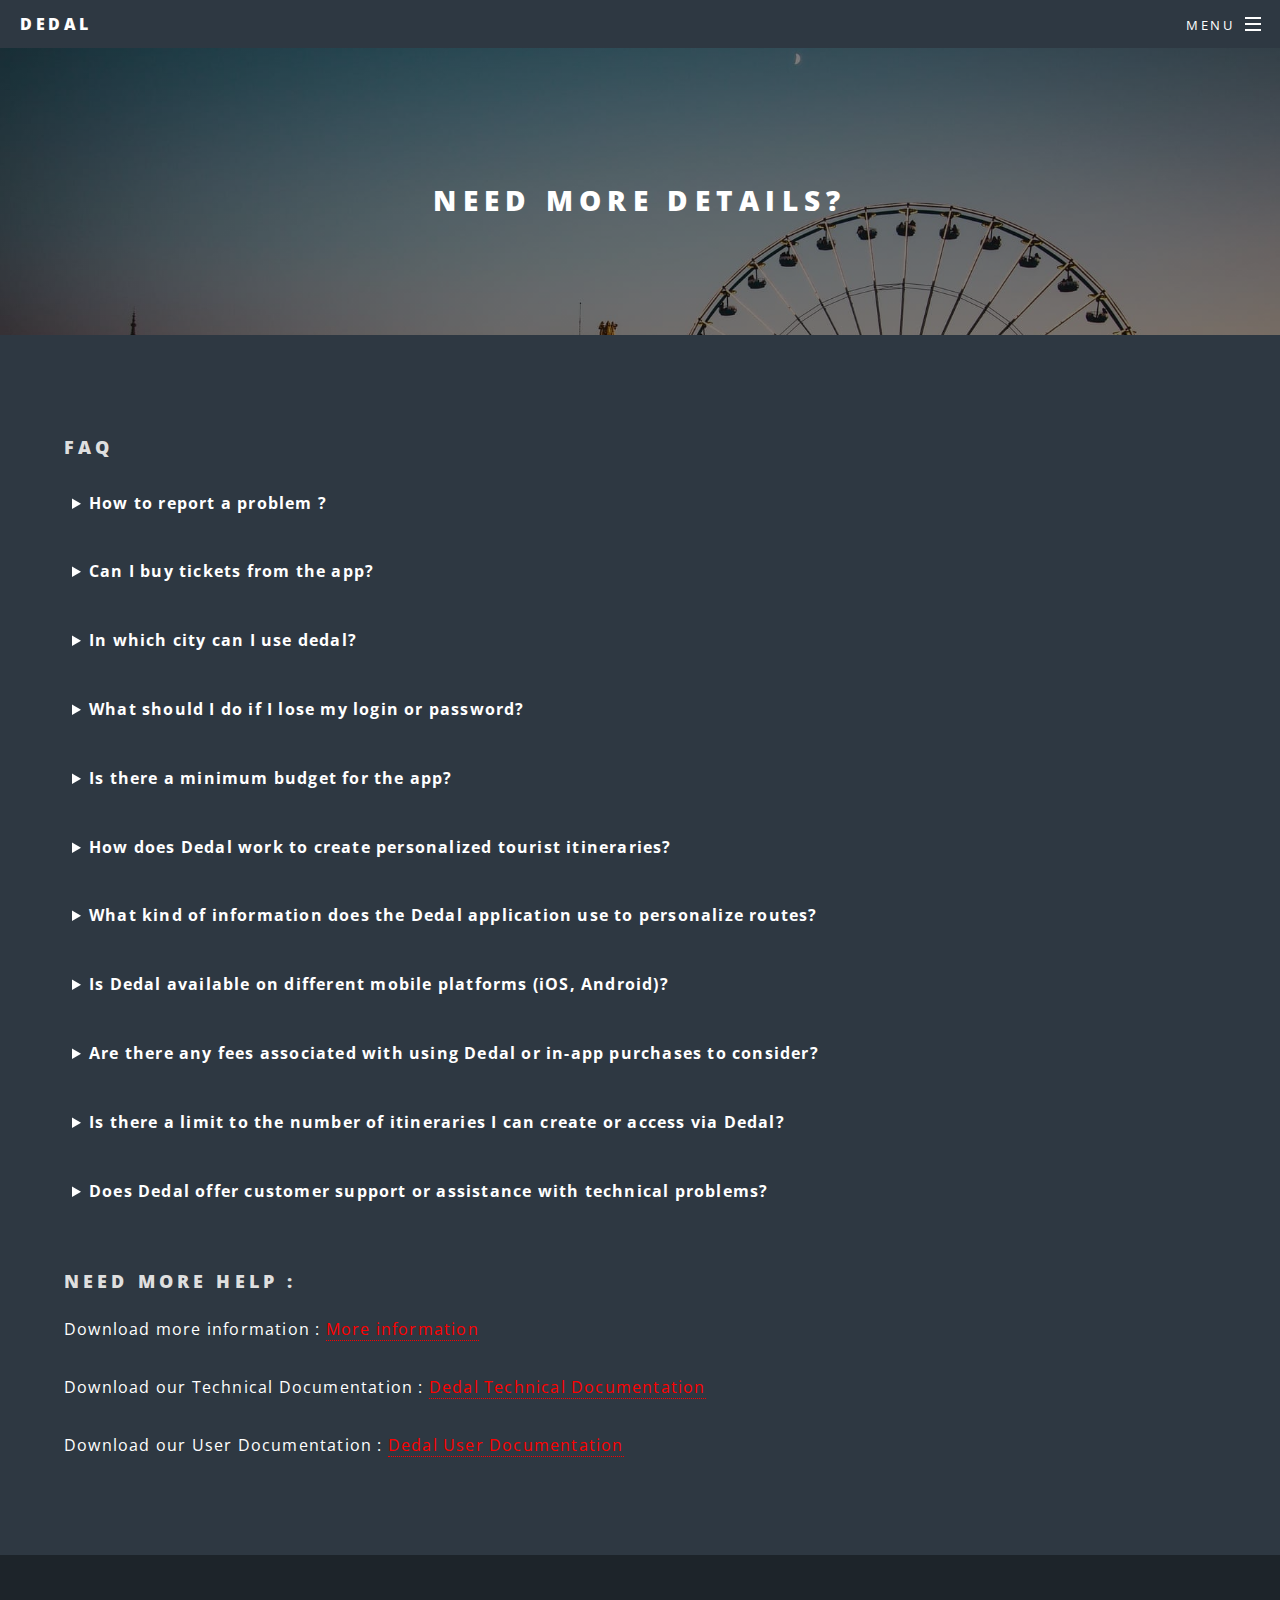
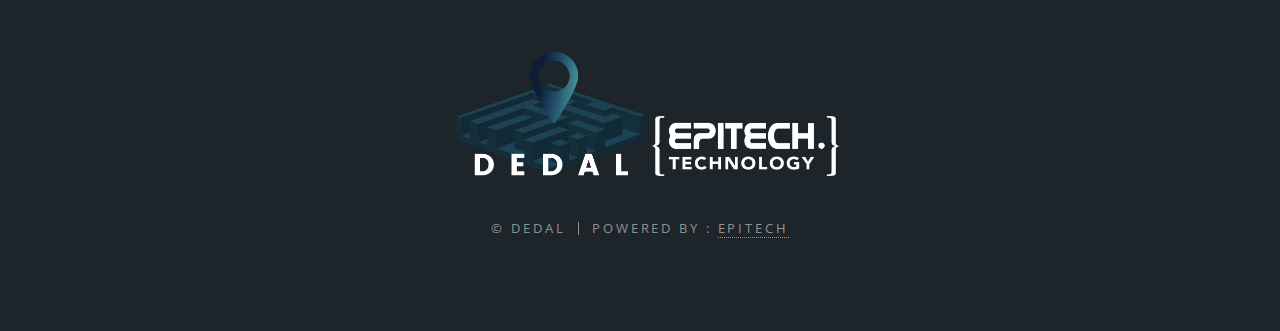
<file: faq.html>
<!DOCTYPE HTML>
<!--
	Spectral by HTML5 UP
	html5up.net | @ajlkn
	Free for personal and commercial use under the CCA 3.0 license (html5up.net/license)
-->
<html>
	<head>
		<title>faq</title>
		<meta charset="utf-8" />
		<meta name="viewport" content="width=device-width, initial-scale=1, user-scalable=no" />
		<link rel="stylesheet" href="assets/css/main.css" />
		<link rel="icon" href="images/logo-Dedal.ico" />
		<noscript><link rel="stylesheet" href="assets/css/noscript.css" /></noscript>
		<script src="assets/js/language.js"></script>
	</head>
	<body class="is-preload">

		<!-- Page Wrapper -->
			<div id="page-wrapper">

				<!-- Header -->
					<header id="header">
						<h1><a href="index.html">Dedal</a></h1>
						<nav id="nav">
							<ul>
								<li class="special">
									<a href="#menu" class="menuToggle"><span>Menu</span></a>
									<div id="menu">
										<ul>
											<li><a id="M1" href="index.html">Home</a></li>
											<li><a id="M2" href="roadmap.html">Roadmap</a></li>
											<li><a id="M3" href="contact.html">Contact</a></li>
											<li><a id="M4" href="download.html">Download</a></li>
											<li><a id="M5" href="faq.html">FAQ</a></li>
											<a href="#" onclick="changerLangue('fr')">Français</a>
											<a href="#" onclick="changerLangue('en')">Anglais</a>
										</ul>
									</div>
								</li>
							</ul>
						</nav>
					</header>

				<!-- Main -->
				<article id="main">
					<header>
						<h2 id="T1">Need more details?</h2>
					</header>
					<section class="wrapper style5">
						<div class="inner">
							<h3 id="T2">FAQ</h3>
							<details id="Q1">
								<summary>How to report a problem ?</summary>
								To report a problem, users can go to the contact page of the showcase site. There, they will find a dedicated form where they can send a message specifying the problem encountered. This form will enable the details of the problem to be sent directly to our team, so that we can deal with the situation as quickly as possible.
							  </details>
							  <br>
							  <details id="Q2">
								<summary>Can I buy tickets from the app?</summary>
								No, it's not possible to buy tickets directly from the Dedal app. However, Dedal does offer information on various venues and events. To buy tickets, you need to visit the ticketing platforms of the venues or events on offer.
							</details>
							<br>
							  <details id="Q3">
								<summary>In which city can I use dedal?</summary>
								For the moment, the Dedal application is only available for the city of Lille. However, in the future, we plan to add other cities to our list of features. Stay tuned for updates as we plan to extend Dedal's availability to other cities in the near future.
							</details>
							<br>
							  <details id="Q4">
								<summary>What should I do if I lose my login or password?</summary>
								If you lose your login or password, we recommend that you contact us using the form available on the contact page of the showcase site. By providing us with the necessary details, our team will be able to assist you in recovering your login details or resetting your password so that you can access your account without any problems.
							</details>
							<br>
							  <details id="Q5">
								<summary>Is there a minimum budget for the app?</summary>
								No, there is no minimum budget to put into the application. Users have the freedom to spend as much or as little as they wish, according to their needs or preferences, with no minimum budget imposed by the application.
							</details>
							<br>
							  <details id="Q6">
								<summary>How does Dedal work to create personalized tourist itineraries?</summary>
								Dedal works using an algorithm specially designed by our teams to create personalized tourist itineraries. This algorithm takes into account the user's specific preferences to create a customized itinerary. By integrating the data provided by the user. The algorithm then optimizes the suggestions, taking into account proximity to attractions, opening hours and other relevant criteria, to provide a personalized and enriching experience for the user throughout their journey.
							</details>
							<br>
							  <details id="Q7">
								<summary>What kind of information does the Dedal application use to personalize routes?</summary>
								The Dedal application uses several types of information to personalize tourist itineraries. In addition to the user's specific preferences, Dedal also takes into account factors such as the budget allocated for the tourist experience and the time available to visit the various attractions. By combining the user's personal preferences with practical parameters such as budget and time constraints, Dedal creates tailor-made itineraries that match each user's wishes and constraints, offering an adapted and enriching tourist experience.
							</details>
							<br>
							  <details id="Q8">
								<summary>Is Dedal available on different mobile platforms (iOS, Android)?</summary>
								Dedal is currently only available on the Android platform. The app is not yet available on iOS, but we are actively working to expand Dedal's availability to other platforms. We invite you to stay tuned for future updates on the roll-out of Dedal on other mobile operating systems.
							</details>
							<br>
							  <details id="Q9">
								<summary>Are there any fees associated with using Dedal or in-app purchases to consider?</summary>
								No, there are no Dedal fees or in-app purchases to consider at this time. at this time. The application is available free of charge with no hidden costs for its functionalities to create personalized tourist itineraries.
							</details>
							<br>
							  <details id="Q10">
								<summary>Is there a limit to the number of itineraries I can create or access via Dedal?</summary>
								No, there is no limit to the number of routes you can create or access via Dedal. Users can create and access as many customized tourist itineraries as they they wish, with no limit on the number. Take full advantage of the application to explore and plan your adventures with no limits set by Dedal.
							</details>
							<br>
							  <details id="Q11">
								<summary>Does Dedal offer customer support or assistance with technical problems?</summary>
								To obtain customer support or assistance in the event of a technical problem with Dedal, we invite you to contact us via the contact page available on the showcase site. Fill in the contact form with the details of your technical problem, and our support team will be happy to help you and resolve your concerns as quickly as possible.
							</details>
						</div>
						<br>
						<br>
						<div class="inner">
							<h3 id="T3">need more help :</h3>
							<p id="t6">Download more information : <a href='https://docs.google.com/document/d/10WQKK1mtZXymM8_GdeUiZd1OgWWYZwb5/edit' style='color: red' target='_blank'>More information</a></p>
							<p id="t4">Download our Technical Documentation : <a href='https://docs.google.com/document/d/1dTMjOX0p-fkc2sYHFxXIu1v_VXAseCC50jJXKD9qJLw/edit?usp=drive_link' style='color: red' target='_blank'>Dedal Technical Documentation</a></p>
							<p id="t5">Download our User Documentation : <a href='https://docs.google.com/document/d/1r_DdkJpp1o_LQ1U2pZ34RkfSnEJikQw88wCNN2AFbz0/edit?usp=drive_link' style='color: red' target='_blank'>Dedal User Documentation</a></p>
						</div>
					</section>
				</article>

				<!-- Footer -->
				<footer id="footer">
					<ul class="" style="text-align: center;" >
						<img src="images/logo-Dedal.png" alt="" width=15% height=auto>
						<img src='images/epi-logo.png' alt="" width=15% height=auto>
					</ul>
					<ul class="copyright">
						<li>&copy; Dedal</li><li>Powered by : <a href="https://www.epitech.eu/en/">EPITECH</a></li>
					</ul>
				</footer>

			</div>

		<!-- Scripts -->
			<script src="assets/js/jquery.min.js"></script>
			<script src="assets/js/jquery.scrollex.min.js"></script>
			<script src="assets/js/jquery.scrolly.min.js"></script>
			<script src="assets/js/browser.min.js"></script>
			<script src="assets/js/breakpoints.min.js"></script>
			<script src="assets/js/util.js"></script>
			<script src="assets/js/main.js"></script>
			<script>
				const langue = sessionStorage.getItem('langue');
				if (langue === 'en') {
      			document.getElementById('M1').innerHTML = "Home"
   				document.getElementById('M2').innerHTML = "Roadmap"
      			document.getElementById('M3').innerHTML = "Contact"
      			document.getElementById('M4').innerHTML = "Download"
				document.getElementById('M5').innerHTML = "Faq"
				document.getElementById('T1').innerHTML = "Need more details?"
				document.getElementById('T3').innerHTML = "need more help :"
				document.getElementById('T2').innerHTML = "FAQ"
				document.getElementById('Q1').innerHTML = "<summary>How to report a problem ?</summary>To report a problem, users can go to the contact page of the showcase site. There, they will find a dedicated form where they can send a message specifying the problem encountered. This form will enable the details of the problem to be sent directly to our team, so that we can deal with the situation as quickly as possible."
				document.getElementById('Q2').innerHTML = "<summary>Can I buy tickets from the app?</summary>No, it's not possible to buy tickets directly from the Dedal app. However, Dedal does offer information on various venues and events. To buy tickets, you need to visit the ticketing platforms of the venues or events on offer."
				document.getElementById('Q3').innerHTML = "<summary>In which city can I use dedal?</summary>For the moment, the Dedal application is only available for the city of Lille. However, in the future, we plan to add other cities to our list of features. Stay tuned for updates as we plan to extend Dedal's availability to other cities in the near future."
				document.getElementById('Q4').innerHTML = "<summary>What should I do if I lose my login or password?</summary>If you lose your login or password, we recommend that you contact us using the form available on the contact page of the showcase site. By providing us with the necessary details, our team will be able to assist you in recovering your login details or resetting your password so that you can access your account without any problems."
				document.getElementById('Q5').innerHTML = "<summary>Is there a minimum budget for the app?</summary>No, there is no minimum budget to put into the application. Users have the freedom to spend as much or as little as they wish, according to their needs or preferences, with no minimum budget imposed by the application."
				document.getElementById('Q6').innerHTML = "<summary>How does Dedal work to create personalized tourist itineraries?</summary>Dedal works using an algorithm specially designed by our teams to create personalized tourist itineraries. This algorithm takes into account the user's specific preferences to create a customized itinerary. By integrating the data provided by the user. The algorithm then optimizes the suggestions, taking into account proximity to attractions, opening hours and other relevant criteria, to provide a personalized and enriching experience for the user throughout their journey."
				document.getElementById('Q7').innerHTML = "<summary>What kind of information does the Dedal application use to personalize routes?</summary>The Dedal application uses several types of information to personalize tourist itineraries. In addition to the user's specific preferences, Dedal also takes into account factors such as the budget allocated for the tourist experience and the time available to visit the various attractions. By combining the user's personal preferences with practical parameters such as budget and time constraints, Dedal creates tailor-made itineraries that match each user's wishes and constraints, offering an adapted and enriching tourist experience."
				document.getElementById('Q8').innerHTML = "<summary>Is Dedal available on different mobile platforms (iOS, Android)?</summary>Dedal is currently only available on the Android platform. The app is not yet available on iOS, but we are actively working to expand Dedal's availability to other platforms. We invite you to stay tuned for future updates on the roll-out of Dedal on other mobile operating systems."
				document.getElementById('Q9').innerHTML = "<summary>Are there any fees associated with using Dedal or in-app purchases to consider?</summary>No, there are no Dedal fees or in-app purchases to consider at this time. at this time. The application is available free of charge with no hidden costs for its functionalities to create personalized tourist itineraries."
				document.getElementById('Q10').innerHTML = "<summary>Is there a limit to the number of itineraries I can create or access via Dedal?</summary>No, there is no limit to the number of routes you can create or access via Dedal. Users can create and access as many customized tourist itineraries as they they wish, with no limit on the number. Take full advantage of the application to explore and plan your adventures with no limits set by Dedal."
				document.getElementById('Q11').innerHTML = "<summary>Does Dedal offer customer support or assistance with technical problems?</summary>To obtain customer support or assistance in the event of a technical problem with Dedal, we invite you to contact us via the contact page available on the showcase site. Fill in the contact form with the details of your technical problem, and our support team will be happy to help you and resolve your concerns as quickly as possible."
				document.getElementById('t4').innerHTML = "Download our Technical Documentation : <a href='https://docs.google.com/document/d/1dTMjOX0p-fkc2sYHFxXIu1v_VXAseCC50jJXKD9qJLw/edit?usp=drive_link' style='color: red' target='_blank'>Dedal Technical Documentation</a>"
				document.getElementById('t5').innerHTML = "Download our User Documentation : <a href='https://docs.google.com/document/d/1r_DdkJpp1o_LQ1U2pZ34RkfSnEJikQw88wCNN2AFbz0/edit?usp=drive_link' style='color: red' target='_blank'>Dedal User Documentation</a>"
				document.getElementById('t6').innerHTML = "Download more information : <a href='https://docs.google.com/document/d/10WQKK1mtZXymM8_GdeUiZd1OgWWYZwb5/edit' style='color: red' target='_blank'>More information</a>"

    			} else if (langue === 'fr') {
      			document.getElementById('M1').innerHTML = "Accueil"
      			document.getElementById('M2').innerHTML = "Roadmap"
      			document.getElementById('M3').innerHTML = "Contact"
      			document.getElementById('M4').innerHTML = "telecharger l'app"
				document.getElementById('M5').innerHTML = "Faq"
				document.getElementById('T1').innerHTML = "Besoin de précisions ?"
				document.getElementById('T3').innerHTML = "Besoin de plus d'aide :"
				document.getElementById('T2').innerHTML = "FAQ"
				document.getElementById('Q1').innerHTML = "<summary>Comment signaler un probléme?</summary>Pour signaler un problème, les utilisateurs peuvent se rendre sur la page de contact du site vitrine. Là, ils trouveront un formulaire dédié où ils pourront envoyer un message précisant le problème rencontré. Ce formulaire permettra de transmettre directement les détails du problème à notre équipe pour que nous puissions traiter la situation dans les plus brefs délais."
				document.getElementById('Q2').innerHTML = "<summary>Peut-on acheter des ticket depuis l’app?</summary>Non, il n'est pas possible d'acheter des tickets directement depuis l'application Dedal. Cependant, Dedal propose des informations sur différents lieux et événements. Pour acheter des tickets, il est nécessaire de se rendre sur les plateformes de billetterie des lieux ou événements proposés."
				document.getElementById('Q3').innerHTML = "<summary>Dans quelle ville ai-je la possibilité de me servir de dedal?</summary>Pour le moment, l'application Dedal est disponible uniquement pour la ville de Lille. Cependant, à l'avenir, nous prévoyons d'ajouter d'autres villes à notre liste de fonctionnalités. Restez à l'écoute pour les mises à jour car nous prévoyons d'étendre la disponibilité de Dedal à d'autres villes dans un futur proche."
				document.getElementById('Q4').innerHTML = "<summary>Que faire en cas de Perte d’identifiant ou de mot de passe?</summary>En cas de perte d'identifiant ou de mot de passe, nous vous recommandons de nous contacter en utilisant le formulaire disponible sur la page de contact du site vitrine. En nous fournissant les détails nécessaires, notre équipe pourra vous assister pour récupérer vos identifiants ou réinitialiser votre mot de passe afin que vous puissiez accéder à votre compte sans problème."
				document.getElementById('Q5').innerHTML = "<summary>Ya-t-il un budget minimum a mètre dans l’app?</summary>Non, il n'y a pas de budget minimum à mettre dans l'application. Les utilisateurs ont la liberté de dépenser le montant qu'ils souhaitent, selon leurs besoins ou préférences, sans qu'il y ait une contrainte de budget minimum imposé par l'application."
				document.getElementById('Q6').innerHTML = "<summary>Comment fonctionne Dedal pour créer des parcours touristiques personnalisés?</summary>Dedal fonctionne en utilisant un algorithme spécialement conçu par nos équipes pour créer des parcours touristiques personnalisés. Cet algorithme prend en compte les préférences spécifiques de l'utilisateur pour élaborer un parcours sur mesure. En intégrant les données fournies par l'utilisateur. L'algorithme optimise ensuite les suggestions en prenant en considération la proximité des attractions, les heures d'ouverture, ainsi que d'autres critères pertinents pour offrir une expérience personnalisée et enrichissante à l'utilisateur tout au long de son parcours."
				document.getElementById('Q7').innerHTML = "<summary>Quels types d'informations l'application Dedal utilise-t-elle pour personnaliser les parcours?</summary>L'application Dedal utilise plusieurs types d'informations pour personnaliser les parcours touristiques. En plus des préférences spécifiques de l'utilisateur, Dedal prend également en considération des facteurs tels que le budget alloué pour l'expérience touristique et le temps disponible pour visiter les différentes attractions. En combinant les préférences personnelles de l'utilisateur avec des paramètres pratiques tels que le budget et les contraintes temporelles, Dedal élabore des parcours sur mesure qui correspondent aux souhaits et aux contraintes de chaque utilisateur, offrant ainsi une expérience touristique adaptée et enrichissante."
				document.getElementById('Q8').innerHTML = "<summary>Dedal est-il disponible sur différentes plateformes mobiles (iOS, Android)?</summary>Actuellement, Dedal est disponible uniquement sur la plateforme Android. L'application n'est pas encore disponible sur iOS, mais nous travaillons activement pour élargir la disponibilité de Dedal à d'autres plateformes. Nous vous invitons à rester informé des mises à jour futures concernant le déploiement de Dedal sur d'autres systèmes d'exploitation mobiles."
				document.getElementById('Q9').innerHTML = "<summary>Y a-t-il des frais associés à l'utilisation de Dedal ou des achats in-app à considérer?</summary>Non, il n'y a pas de frais associés à l'utilisation de Dedal ni d'achats in-app à considérer pour le moment. L'application est disponible gratuitement sans coûts cachés pour ses fonctionnalités de création de parcours touristiques personnalisés."
				document.getElementById('Q10').innerHTML = "<summary>Y a-t-il une limite au nombre de parcours que je peux créer ou accéder via Dedal?</summary>Non, il n'y a pas de limite au nombre de parcours que vous pouvez créer ou accéder via Dedal. Les utilisateurs peuvent créer et accéder à autant de parcours touristiques personnalisés qu'ils le souhaitent, sans restriction de nombre. Profitez pleinement de l'application pour explorer et planifier vos aventures sans aucune limite fixée par Dedal."
				document.getElementById('Q11').innerHTML = "<summary>Dedal offre-t-il un support client ou une assistance en cas de problème technique?</summary>Pour obtenir un support client ou une assistance en cas de problème technique avec Dedal, nous vous invitons à nous contacter via la page de contact disponible sur le site vitrine. Remplissez le formulaire de contact avec les détails de votre problème technique, et notre équipe d'assistance se fera un plaisir de vous aider et de résoudre vos soucis dans les plus brefs délais."
				document.getElementById('t4').innerHTML = "Télécharger notre documentation technique : <a href='https://docs.google.com/document/d/1dTMjOX0p-fkc2sYHFxXIu1v_VXAseCC50jJXKD9qJLw/edit?usp=drive_link' style='color: red' target='_blank'>Documentation technique de Dedal</a>"
				document.getElementById('t5').innerHTML = "Télécharger notre documentation utilisateur : <a href='https://docs.google.com/document/d/1r_DdkJpp1o_LQ1U2pZ34RkfSnEJikQw88wCNN2AFbz0/edit?usp=drive_link' style='color: red' target='_blank'>Documentation utilisateur Dedal</a>"
				document.getElementById('t6').innerHTML = "Télécharger d'avantage d'information : <a href='https://docs.google.com/document/d/10WQKK1mtZXymM8_GdeUiZd1OgWWYZwb5/edit' style='color: red' target='_blank'>d'avantage d'information</a>"

  				}

			</script>

	</body>
</html>
</file>
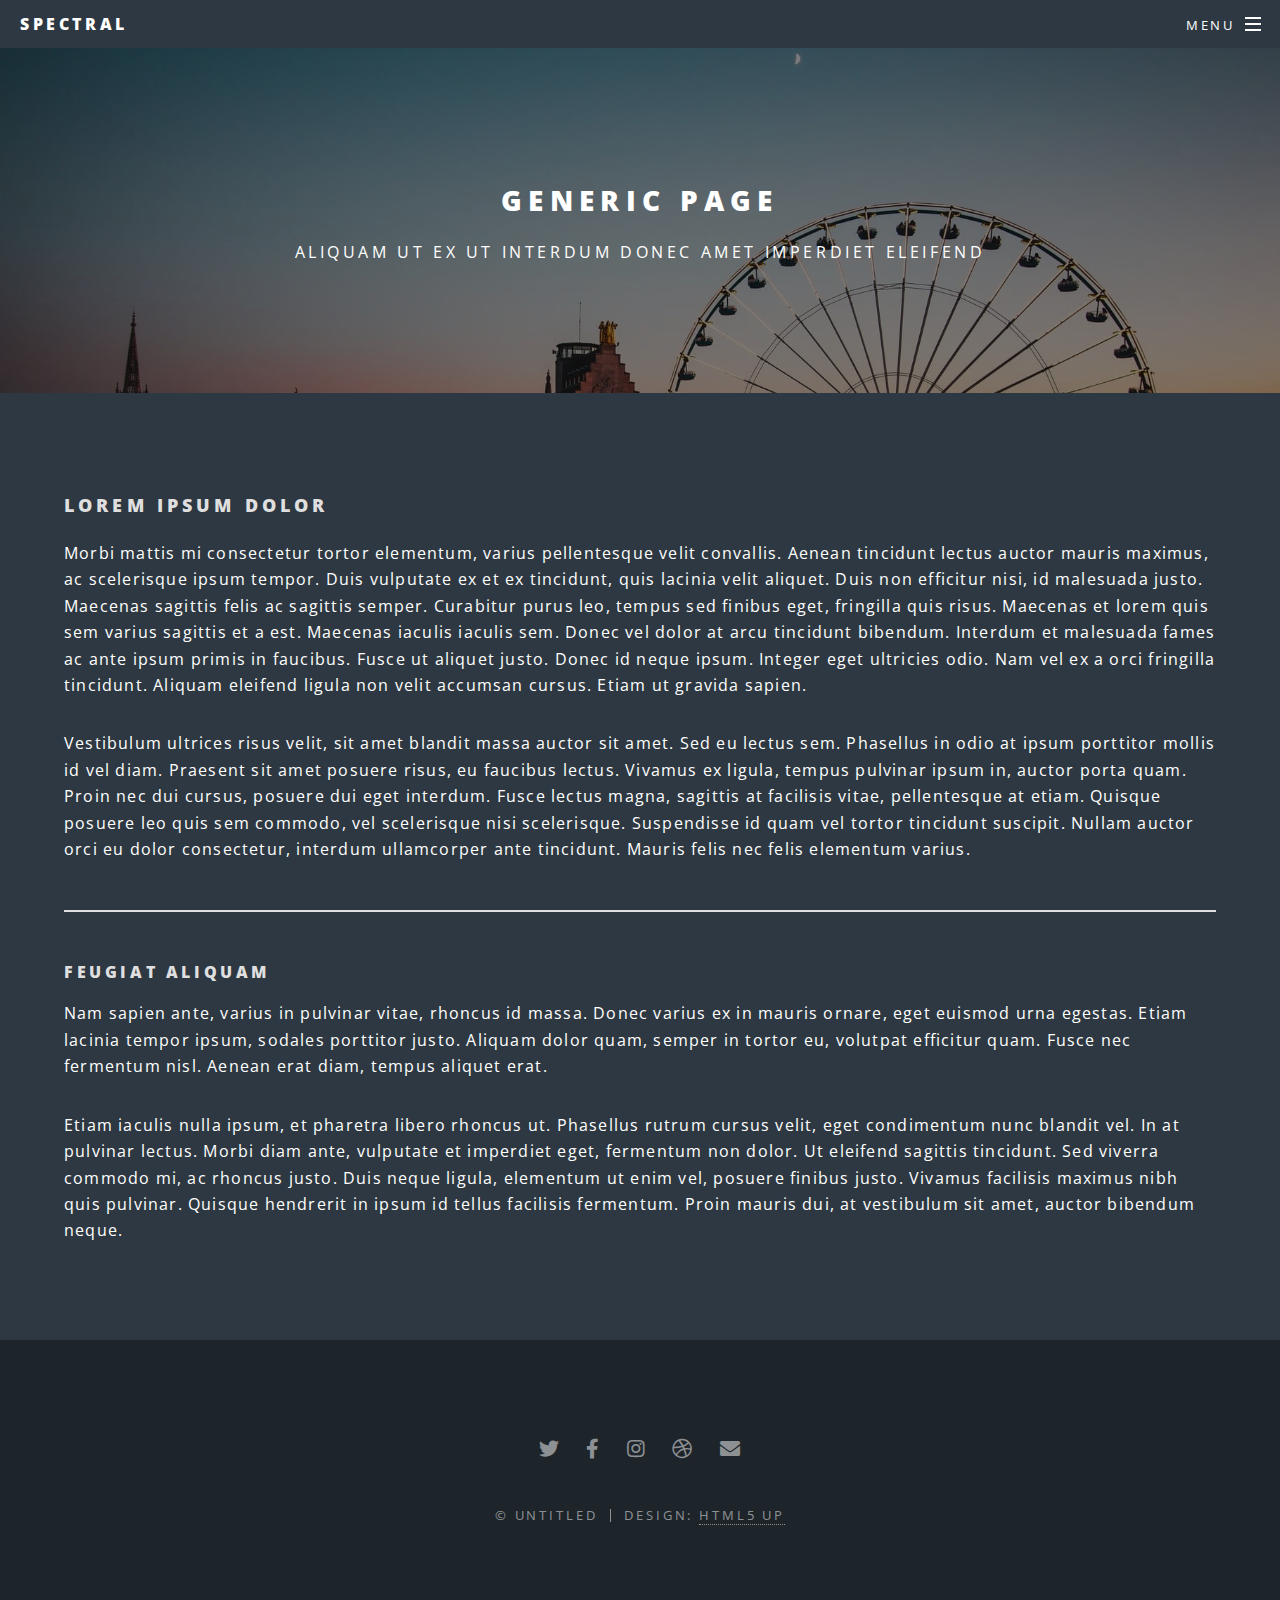
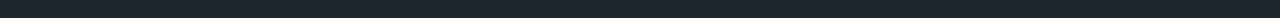
<file: generic.html>
<!DOCTYPE HTML>
<!--
	Spectral by HTML5 UP
	html5up.net | @ajlkn
	Free for personal and commercial use under the CCA 3.0 license (html5up.net/license)
-->
<html>
	<head>
		<title>Generic - Spectral by HTML5 UP</title>
		<meta charset="utf-8" />
		<meta name="viewport" content="width=device-width, initial-scale=1, user-scalable=no" />
		<link rel="stylesheet" href="assets/css/main.css" />
		<noscript><link rel="stylesheet" href="assets/css/noscript.css" /></noscript>
	</head>
	<body class="is-preload">

		<!-- Page Wrapper -->
			<div id="page-wrapper">

				<!-- Header -->
					<header id="header">
						<h1><a href="index.html">Spectral</a></h1>
						<nav id="nav">
							<ul>
								<li class="special">
									<a href="#menu" class="menuToggle"><span>Menu</span></a>
									<div id="menu">
										<ul>
											<li><a href="index.html">Home</a></li>
											<li><a href="generic.html">Generic</a></li>
											<li><a href="elements.html">Elements</a></li>
											<li><a href="#">Sign Up</a></li>
											<li><a href="#">Log In</a></li>
										</ul>
									</div>
								</li>
							</ul>
						</nav>
					</header>

				<!-- Main -->
					<article id="main">
						<header>
							<h2>Generic Page</h2>
							<p>Aliquam ut ex ut interdum donec amet imperdiet eleifend</p>
						</header>
						<section class="wrapper style5">
							<div class="inner">

								<h3>Lorem ipsum dolor</h3>
								<p>Morbi mattis mi consectetur tortor elementum, varius pellentesque velit convallis. Aenean tincidunt lectus auctor mauris maximus, ac scelerisque ipsum tempor. Duis vulputate ex et ex tincidunt, quis lacinia velit aliquet. Duis non efficitur nisi, id malesuada justo. Maecenas sagittis felis ac sagittis semper. Curabitur purus leo, tempus sed finibus eget, fringilla quis risus. Maecenas et lorem quis sem varius sagittis et a est. Maecenas iaculis iaculis sem. Donec vel dolor at arcu tincidunt bibendum. Interdum et malesuada fames ac ante ipsum primis in faucibus. Fusce ut aliquet justo. Donec id neque ipsum. Integer eget ultricies odio. Nam vel ex a orci fringilla tincidunt. Aliquam eleifend ligula non velit accumsan cursus. Etiam ut gravida sapien.</p>

								<p>Vestibulum ultrices risus velit, sit amet blandit massa auctor sit amet. Sed eu lectus sem. Phasellus in odio at ipsum porttitor mollis id vel diam. Praesent sit amet posuere risus, eu faucibus lectus. Vivamus ex ligula, tempus pulvinar ipsum in, auctor porta quam. Proin nec dui cursus, posuere dui eget interdum. Fusce lectus magna, sagittis at facilisis vitae, pellentesque at etiam. Quisque posuere leo quis sem commodo, vel scelerisque nisi scelerisque. Suspendisse id quam vel tortor tincidunt suscipit. Nullam auctor orci eu dolor consectetur, interdum ullamcorper ante tincidunt. Mauris felis nec felis elementum varius.</p>

								<hr />

								<h4>Feugiat aliquam</h4>
								<p>Nam sapien ante, varius in pulvinar vitae, rhoncus id massa. Donec varius ex in mauris ornare, eget euismod urna egestas. Etiam lacinia tempor ipsum, sodales porttitor justo. Aliquam dolor quam, semper in tortor eu, volutpat efficitur quam. Fusce nec fermentum nisl. Aenean erat diam, tempus aliquet erat.</p>

								<p>Etiam iaculis nulla ipsum, et pharetra libero rhoncus ut. Phasellus rutrum cursus velit, eget condimentum nunc blandit vel. In at pulvinar lectus. Morbi diam ante, vulputate et imperdiet eget, fermentum non dolor. Ut eleifend sagittis tincidunt. Sed viverra commodo mi, ac rhoncus justo. Duis neque ligula, elementum ut enim vel, posuere finibus justo. Vivamus facilisis maximus nibh quis pulvinar. Quisque hendrerit in ipsum id tellus facilisis fermentum. Proin mauris dui, at vestibulum sit amet, auctor bibendum neque.</p>

							</div>
						</section>
					</article>

				<!-- Footer -->
					<footer id="footer">
						<ul class="icons">
							<li><a href="#" class="icon brands fa-twitter"><span class="label">Twitter</span></a></li>
							<li><a href="#" class="icon brands fa-facebook-f"><span class="label">Facebook</span></a></li>
							<li><a href="#" class="icon brands fa-instagram"><span class="label">Instagram</span></a></li>
							<li><a href="#" class="icon brands fa-dribbble"><span class="label">Dribbble</span></a></li>
							<li><a href="#" class="icon solid fa-envelope"><span class="label">Email</span></a></li>
						</ul>
						<ul class="copyright">
							<li>&copy; Untitled</li><li>Design: <a href="http://html5up.net">HTML5 UP</a></li>
						</ul>
					</footer>

			</div>

		<!-- Scripts -->
			<script src="assets/js/jquery.min.js"></script>
			<script src="assets/js/jquery.scrollex.min.js"></script>
			<script src="assets/js/jquery.scrolly.min.js"></script>
			<script src="assets/js/browser.min.js"></script>
			<script src="assets/js/breakpoints.min.js"></script>
			<script src="assets/js/util.js"></script>
			<script src="assets/js/main.js"></script>

	</body>
</html>
</file>
<file: assets/css/noscript.css>
/*
	Spectral by HTML5 UP
	html5up.net | @ajlkn
	Free for personal and commercial use under the CCA 3.0 license (html5up.net/license)
*/

/* Banner */

	body.is-preload #banner h2 {
		-moz-transform: none;
		-webkit-transform: none;
		-ms-transform: none;
		transform: none;
		opacity: 1;
	}

		body.is-preload #banner h2:before, body.is-preload #banner h2:after {
			width: 100%;
		}

	body.is-preload #banner .more {
		-moz-transform: none;
		-webkit-transform: none;
		-ms-transform: none;
		transform: none;
		opacity: 1;
	}

	body.is-preload #banner:after {
		opacity: 0;
	}
</file>
<file: assets/css/styles.css>
.carousel {
    width: 80%;
    margin: 0 auto;
    position: relative;
  }
  
  .carousel-images {
    display: flex;
    justify-content: center;
    align-items: center;
    overflow: hidden;
  }
  
  .carousel-images img {
    width: 25%;
    min-width : 200px;
    height: auto;
    display: block;
    padding-left: 30px; /* Ajouter un espace à gauche des images */
    padding-right: 30px;
  }
  
  button {
    position: absolute;
    top: 50%;
    transform: translateY(-50%);
    padding: 0px 20px;
    border: none;
    background-color: #333;
    color: #fff;
    cursor: pointer;
  }
  
  #prevBtn {
    left: 10px;
  }
  
  #nextBtn {
    right: 10px;
  }
</file>
<file: assets/css/main.css>
@import url(fontawesome-all.min.css);
@import url("https://fonts.googleapis.com/css?family=Open+Sans:400,400italic,600,600italic,800,800italic");

/*
	Spectral by HTML5 UP
	html5up.net | @ajlkn
	Free for personal and commercial use under the CCA 3.0 license (html5up.net/license)
*/

html, body, div, span, applet, object,
iframe, h1, h2, h3, h4, h5, h6, p, blockquote,
pre, a, abbr, acronym, address, big, cite,
code, del, dfn, em, img, ins, kbd, q, s, samp,
small, strike, strong, sub, sup, tt, var, b,
u, i, center, dl, dt, dd, ol, ul, li, fieldset,
form, label, legend, table, caption, tbody,
tfoot, thead, tr, th, td, article, aside,
canvas, details, embed, figure, figcaption,
footer, header, hgroup, menu, nav, output, ruby,
section, summary, time, mark, audio, video {
	margin: 0;
	padding: 0;
	border: 0;
	font-size: 100%;
	font: inherit;
	vertical-align: baseline;}

article, aside, details, figcaption, figure,
footer, header, hgroup, menu, nav, section {
	display: block;}

body {
	line-height: 1;
}

ol, ul {
	list-style: none;
}

blockquote, q {
	quotes: none;
}

	blockquote:before, blockquote:after, q:before, q:after {
		content: '';
		content: none;
	}

table {
	border-collapse: collapse;
	border-spacing: 0;
}

body {
	-webkit-text-size-adjust: none;
}

mark {
	background-color: transparent;
	color: inherit;
}

input::-moz-focus-inner {
	border: 0;
	padding: 0;
}

input, select, textarea {
	-moz-appearance: none;
	-webkit-appearance: none;
	-ms-appearance: none;
	appearance: none;
}

/* Basic */

	@-ms-viewport {
		width: device-width;
	}

	html {
		box-sizing: border-box;
	}

	*, *:before, *:after {
		box-sizing: inherit;
	}

	body {
		background: #2e3842;
	}

		body.is-preload *, body.is-preload *:before, body.is-preload *:after {
			-moz-animation: none !important;
			-webkit-animation: none !important;
			-ms-animation: none !important;
			animation: none !important;
			-moz-transition: none !important;
			-webkit-transition: none !important;
			-ms-transition: none !important;
			transition: none !important;
		}

	body, input, select, textarea {
		color: #fff;
		font-family: "Open Sans", Helvetica, sans-serif;
		font-size: 15pt;
		font-weight: 400;
		letter-spacing: 0.075em;
		line-height: 1.65em;
	}

		@media screen and (max-width: 1680px) {

			body, input, select, textarea {
				font-size: 13pt;
			}

		}

		@media screen and (max-width: 1280px) {

			body, input, select, textarea {
				font-size: 12pt;
			}

		}

		@media screen and (max-width: 736px) {

			body, input, select, textarea {
				font-size: 11pt;
				letter-spacing: 0.0375em;
			}

		}

	a {
		-moz-transition: color 0.2s ease, border-bottom-color 0.2s ease;
		-webkit-transition: color 0.2s ease, border-bottom-color 0.2s ease;
		-ms-transition: color 0.2s ease, border-bottom-color 0.2s ease;
		transition: color 0.2s ease, border-bottom-color 0.2s ease;
		border-bottom: dotted 1px;
		color: inherit;
		text-decoration: none;
	}

		a:hover {
			border-bottom-color: transparent;
		}

	strong, b {
		color: #fff;
		font-weight: 600;
	}

	em, i {
		font-style: italic;
	}

	p {
		margin: 0 0 2em 0;
	}

	h1, h2, h3, h4, h5, h6 {
		color: #fff;
		font-weight: 800;
		letter-spacing: 0.225em;
		text-transform: uppercase;
		margin: 0 0 1em 0;
		.modifyp {
			text-transform: none;
			font-size: 22px;
			font-weight: 400;
			letter-spacing: normal;
			line-height: normal;
			margin-top: 24px;
			line-height: 32px;
			
		}
	}

		h1 a, h2 a, h3 a, h4 a, h5 a, h6 a {
			color: inherit;
			text-decoration: none;
		}

	h2 {
		font-size: 1.35em;
		line-height: 1.75em;
	}

		@media screen and (max-width: 736px) {

			h2 {
				font-size: 1.1em;
				line-height: 1.65em;
			}

		}

	h3 {
		font-size: 1.15em;
		line-height: 1.75em;
	}

		@media screen and (max-width: 736px) {

			h3 {
				font-size: 1em;
				line-height: 1.65em;
			}

		}

	h4 {
		font-size: 1em;
		line-height: 1.5em;
	}

	h5 {
		font-size: 0.8em;
		line-height: 1.5em;
	}

	h6 {
		font-size: 0.7em;
		line-height: 1.5em;
	}

	sub {
		font-size: 0.8em;
		position: relative;
		top: 0.5em;
	}

	sup {
		font-size: 0.8em;
		position: relative;
		top: -0.5em;
	}

	hr {
		border: 0;
		border-bottom: solid 2px #fff;
		margin: 3em 0;
	}

		hr.major {
			margin: 4.5em 0;
		}

	blockquote {
		border-left: solid 4px #fff;
		font-style: italic;
		margin: 0 0 2em 0;
		padding: 0.5em 0 0.5em 2em;
	}

	code {
		background: rgba(144, 144, 144, 0.25);
		border-radius: 3px;
		font-family: "Courier New", monospace;
		font-size: 0.9em;
		letter-spacing: 0;
		margin: 0 0.25em;
		padding: 0.25em 0.65em;
	}

	pre {
		-webkit-overflow-scrolling: touch;
		font-family: "Courier New", monospace;
		font-size: 0.9em;
		margin: 0 0 2em 0;
	}

		pre code {
			display: block;
			line-height: 1.75em;
			padding: 1em 1.5em;
			overflow-x: auto;
		}

	.align-left {
		text-align: left;
	}

	.align-center {
		text-align: center;
	}

	.align-right {
		text-align: right;
	}

/* Row */

	.row {
		display: flex;
		flex-wrap: wrap;
		box-sizing: border-box;
		align-items: stretch;
	}

		.row > * {
			box-sizing: border-box;
		}

		.row.gtr-uniform > * > :last-child {
			margin-bottom: 0;
		}

		.row.aln-left {
			justify-content: flex-start;
		}

		.row.aln-center {
			justify-content: center;
		}

		.row.aln-right {
			justify-content: flex-end;
		}

		.row.aln-top {
			align-items: flex-start;
		}

		.row.aln-middle {
			align-items: center;
		}

		.row.aln-bottom {
			align-items: flex-end;
		}

		.row > .imp {
			order: -1;
		}

		.row > .col-1 {
			width: 8.33333%;
		}

		.row > .off-1 {
			margin-left: 8.33333%;
		}

		.row > .col-2 {
			width: 16.66667%;
		}

		.row > .off-2 {
			margin-left: 16.66667%;
		}

		.row > .col-3 {
			width: 25%;
		}

		.row > .off-3 {
			margin-left: 25%;
		}

		.row > .col-4 {
			width: 33.33333%;
		}

		.row > .off-4 {
			margin-left: 33.33333%;
		}

		.row > .col-5 {
			width: 41.66667%;
		}

		.row > .off-5 {
			margin-left: 41.66667%;
		}

		.row > .col-6 {
			width: 50%;
		}

		.row > .off-6 {
			margin-left: 50%;
		}

		.row > .col-7 {
			width: 58.33333%;
		}

		.row > .off-7 {
			margin-left: 58.33333%;
		}

		.row > .col-8 {
			width: 66.66667%;
		}

		.row > .off-8 {
			margin-left: 66.66667%;
		}

		.row > .col-9 {
			width: 75%;
		}

		.row > .off-9 {
			margin-left: 75%;
		}

		.row > .col-10 {
			width: 83.33333%;
		}

		.row > .off-10 {
			margin-left: 83.33333%;
		}

		.row > .col-11 {
			width: 91.66667%;
		}

		.row > .off-11 {
			margin-left: 91.66667%;
		}

		.row > .col-12 {
			width: 100%;
		}

		.row > .off-12 {
			margin-left: 100%;
		}

		.row.gtr-0 {
			margin-top: 0;
			margin-left: 0em;
		}

			.row.gtr-0 > * {
				padding: 0 0 0 0em;
			}

			.row.gtr-0.gtr-uniform {
				margin-top: 0em;
			}

				.row.gtr-0.gtr-uniform > * {
					padding-top: 0em;
				}

		.row.gtr-25 {
			margin-top: 0;
			margin-left: -0.375em;
		}

			.row.gtr-25 > * {
				padding: 0 0 0 0.375em;
			}

			.row.gtr-25.gtr-uniform {
				margin-top: -0.375em;
			}

				.row.gtr-25.gtr-uniform > * {
					padding-top: 0.375em;
				}

		.row.gtr-50 {
			margin-top: 0;
			margin-left: -0.75em;
		}

			.row.gtr-50 > * {
				padding: 0 0 0 0.75em;
			}

			.row.gtr-50.gtr-uniform {
				margin-top: -0.75em;
			}

				.row.gtr-50.gtr-uniform > * {
					padding-top: 0.75em;
				}

		.row {
			margin-top: 0;
			margin-left: -1.5em;
		}

			.row > * {
				padding: 0 0 0 1.5em;
			}

			.row.gtr-uniform {
				margin-top: -1.5em;
			}

				.row.gtr-uniform > * {
					padding-top: 1.5em;
				}

		.row.gtr-150 {
			margin-top: 0;
			margin-left: -2.25em;
		}

			.row.gtr-150 > * {
				padding: 0 0 0 2.25em;
			}

			.row.gtr-150.gtr-uniform {
				margin-top: -2.25em;
			}

				.row.gtr-150.gtr-uniform > * {
					padding-top: 2.25em;
				}

		.row.gtr-200 {
			margin-top: 0;
			margin-left: -3em;
		}

			.row.gtr-200 > * {
				padding: 0 0 0 3em;
			}

			.row.gtr-200.gtr-uniform {
				margin-top: -3em;
			}

				.row.gtr-200.gtr-uniform > * {
					padding-top: 3em;
				}

		@media screen and (max-width: 1680px) {

			.row {
				display: flex;
				flex-wrap: wrap;
				box-sizing: border-box;
				align-items: stretch;
			}

				.row > * {
					box-sizing: border-box;
				}

				.row.gtr-uniform > * > :last-child {
					margin-bottom: 0;
				}

				.row.aln-left {
					justify-content: flex-start;
				}

				.row.aln-center {
					justify-content: center;
				}

				.row.aln-right {
					justify-content: flex-end;
				}

				.row.aln-top {
					align-items: flex-start;
				}

				.row.aln-middle {
					align-items: center;
				}

				.row.aln-bottom {
					align-items: flex-end;
				}

				.row > .imp-xlarge {
					order: -1;
				}

				.row > .col-1-xlarge {
					width: 8.33333%;
				}

				.row > .off-1-xlarge {
					margin-left: 8.33333%;
				}

				.row > .col-2-xlarge {
					width: 16.66667%;
				}

				.row > .off-2-xlarge {
					margin-left: 16.66667%;
				}

				.row > .col-3-xlarge {
					width: 25%;
				}

				.row > .off-3-xlarge {
					margin-left: 25%;
				}

				.row > .col-4-xlarge {
					width: 33.33333%;
				}

				.row > .off-4-xlarge {
					margin-left: 33.33333%;
				}

				.row > .col-5-xlarge {
					width: 41.66667%;
				}

				.row > .off-5-xlarge {
					margin-left: 41.66667%;
				}

				.row > .col-6-xlarge {
					width: 50%;
				}

				.row > .off-6-xlarge {
					margin-left: 50%;
				}

				.row > .col-7-xlarge {
					width: 58.33333%;
				}

				.row > .off-7-xlarge {
					margin-left: 58.33333%;
				}

				.row > .col-8-xlarge {
					width: 66.66667%;
				}

				.row > .off-8-xlarge {
					margin-left: 66.66667%;
				}

				.row > .col-9-xlarge {
					width: 75%;
				}

				.row > .off-9-xlarge {
					margin-left: 75%;
				}

				.row > .col-10-xlarge {
					width: 83.33333%;
				}

				.row > .off-10-xlarge {
					margin-left: 83.33333%;
				}

				.row > .col-11-xlarge {
					width: 91.66667%;
				}

				.row > .off-11-xlarge {
					margin-left: 91.66667%;
				}

				.row > .col-12-xlarge {
					width: 100%;
				}

				.row > .off-12-xlarge {
					margin-left: 100%;
				}

				.row.gtr-0 {
					margin-top: 0;
					margin-left: 0em;
				}

					.row.gtr-0 > * {
						padding: 0 0 0 0em;
					}

					.row.gtr-0.gtr-uniform {
						margin-top: 0em;
					}

						.row.gtr-0.gtr-uniform > * {
							padding-top: 0em;
						}

				.row.gtr-25 {
					margin-top: 0;
					margin-left: -0.375em;
				}

					.row.gtr-25 > * {
						padding: 0 0 0 0.375em;
					}

					.row.gtr-25.gtr-uniform {
						margin-top: -0.375em;
					}

						.row.gtr-25.gtr-uniform > * {
							padding-top: 0.375em;
						}

				.row.gtr-50 {
					margin-top: 0;
					margin-left: -0.75em;
				}

					.row.gtr-50 > * {
						padding: 0 0 0 0.75em;
					}

					.row.gtr-50.gtr-uniform {
						margin-top: -0.75em;
					}

						.row.gtr-50.gtr-uniform > * {
							padding-top: 0.75em;
						}

				.row {
					margin-top: 0;
					margin-left: -1.5em;
				}

					.row > * {
						padding: 0 0 0 1.5em;
					}

					.row.gtr-uniform {
						margin-top: -1.5em;
					}

						.row.gtr-uniform > * {
							padding-top: 1.5em;
						}

				.row.gtr-150 {
					margin-top: 0;
					margin-left: -2.25em;
				}

					.row.gtr-150 > * {
						padding: 0 0 0 2.25em;
					}

					.row.gtr-150.gtr-uniform {
						margin-top: -2.25em;
					}

						.row.gtr-150.gtr-uniform > * {
							padding-top: 2.25em;
						}

				.row.gtr-200 {
					margin-top: 0;
					margin-left: -3em;
				}

					.row.gtr-200 > * {
						padding: 0 0 0 3em;
					}

					.row.gtr-200.gtr-uniform {
						margin-top: -3em;
					}

						.row.gtr-200.gtr-uniform > * {
							padding-top: 3em;
						}

		}

		@media screen and (max-width: 1280px) {

			.row {
				display: flex;
				flex-wrap: wrap;
				box-sizing: border-box;
				align-items: stretch;
			}

				.row > * {
					box-sizing: border-box;
				}

				.row.gtr-uniform > * > :last-child {
					margin-bottom: 0;
				}

				.row.aln-left {
					justify-content: flex-start;
				}

				.row.aln-center {
					justify-content: center;
				}

				.row.aln-right {
					justify-content: flex-end;
				}

				.row.aln-top {
					align-items: flex-start;
				}

				.row.aln-middle {
					align-items: center;
				}

				.row.aln-bottom {
					align-items: flex-end;
				}

				.row > .imp-large {
					order: -1;
				}

				.row > .col-1-large {
					width: 8.33333%;
				}

				.row > .off-1-large {
					margin-left: 8.33333%;
				}

				.row > .col-2-large {
					width: 16.66667%;
				}

				.row > .off-2-large {
					margin-left: 16.66667%;
				}

				.row > .col-3-large {
					width: 25%;
				}

				.row > .off-3-large {
					margin-left: 25%;
				}

				.row > .col-4-large {
					width: 33.33333%;
				}

				.row > .off-4-large {
					margin-left: 33.33333%;
				}

				.row > .col-5-large {
					width: 41.66667%;
				}

				.row > .off-5-large {
					margin-left: 41.66667%;
				}

				.row > .col-6-large {
					width: 50%;
				}

				.row > .off-6-large {
					margin-left: 50%;
				}

				.row > .col-7-large {
					width: 58.33333%;
				}

				.row > .off-7-large {
					margin-left: 58.33333%;
				}

				.row > .col-8-large {
					width: 66.66667%;
				}

				.row > .off-8-large {
					margin-left: 66.66667%;
				}

				.row > .col-9-large {
					width: 75%;
				}

				.row > .off-9-large {
					margin-left: 75%;
				}

				.row > .col-10-large {
					width: 83.33333%;
				}

				.row > .off-10-large {
					margin-left: 83.33333%;
				}

				.row > .col-11-large {
					width: 91.66667%;
				}

				.row > .off-11-large {
					margin-left: 91.66667%;
				}

				.row > .col-12-large {
					width: 100%;
				}

				.row > .off-12-large {
					margin-left: 100%;
				}

				.row.gtr-0 {
					margin-top: 0;
					margin-left: 0em;
				}

					.row.gtr-0 > * {
						padding: 0 0 0 0em;
					}

					.row.gtr-0.gtr-uniform {
						margin-top: 0em;
					}

						.row.gtr-0.gtr-uniform > * {
							padding-top: 0em;
						}

				.row.gtr-25 {
					margin-top: 0;
					margin-left: -0.375em;
				}

					.row.gtr-25 > * {
						padding: 0 0 0 0.375em;
					}

					.row.gtr-25.gtr-uniform {
						margin-top: -0.375em;
					}

						.row.gtr-25.gtr-uniform > * {
							padding-top: 0.375em;
						}

				.row.gtr-50 {
					margin-top: 0;
					margin-left: -0.75em;
				}

					.row.gtr-50 > * {
						padding: 0 0 0 0.75em;
					}

					.row.gtr-50.gtr-uniform {
						margin-top: -0.75em;
					}

						.row.gtr-50.gtr-uniform > * {
							padding-top: 0.75em;
						}

				.row {
					margin-top: 0;
					margin-left: -1.5em;
				}

					.row > * {
						padding: 0 0 0 1.5em;
					}

					.row.gtr-uniform {
						margin-top: -1.5em;
					}

						.row.gtr-uniform > * {
							padding-top: 1.5em;
						}

				.row.gtr-150 {
					margin-top: 0;
					margin-left: -2.25em;
				}

					.row.gtr-150 > * {
						padding: 0 0 0 2.25em;
					}

					.row.gtr-150.gtr-uniform {
						margin-top: -2.25em;
					}

						.row.gtr-150.gtr-uniform > * {
							padding-top: 2.25em;
						}

				.row.gtr-200 {
					margin-top: 0;
					margin-left: -3em;
				}

					.row.gtr-200 > * {
						padding: 0 0 0 3em;
					}

					.row.gtr-200.gtr-uniform {
						margin-top: -3em;
					}

						.row.gtr-200.gtr-uniform > * {
							padding-top: 3em;
						}

		}

		@media screen and (max-width: 980px) {

			.row {
				display: flex;
				flex-wrap: wrap;
				box-sizing: border-box;
				align-items: stretch;
			}

				.row > * {
					box-sizing: border-box;
				}

				.row.gtr-uniform > * > :last-child {
					margin-bottom: 0;
				}

				.row.aln-left {
					justify-content: flex-start;
				}

				.row.aln-center {
					justify-content: center;
				}

				.row.aln-right {
					justify-content: flex-end;
				}

				.row.aln-top {
					align-items: flex-start;
				}

				.row.aln-middle {
					align-items: center;
				}

				.row.aln-bottom {
					align-items: flex-end;
				}

				.row > .imp-medium {
					order: -1;
				}

				.row > .col-1-medium {
					width: 8.33333%;
				}

				.row > .off-1-medium {
					margin-left: 8.33333%;
				}

				.row > .col-2-medium {
					width: 16.66667%;
				}

				.row > .off-2-medium {
					margin-left: 16.66667%;
				}

				.row > .col-3-medium {
					width: 25%;
				}

				.row > .off-3-medium {
					margin-left: 25%;
				}

				.row > .col-4-medium {
					width: 33.33333%;
				}

				.row > .off-4-medium {
					margin-left: 33.33333%;
				}

				.row > .col-5-medium {
					width: 41.66667%;
				}

				.row > .off-5-medium {
					margin-left: 41.66667%;
				}

				.row > .col-6-medium {
					width: 50%;
				}

				.row > .off-6-medium {
					margin-left: 50%;
				}

				.row > .col-7-medium {
					width: 58.33333%;
				}

				.row > .off-7-medium {
					margin-left: 58.33333%;
				}

				.row > .col-8-medium {
					width: 66.66667%;
				}

				.row > .off-8-medium {
					margin-left: 66.66667%;
				}

				.row > .col-9-medium {
					width: 75%;
				}

				.row > .off-9-medium {
					margin-left: 75%;
				}

				.row > .col-10-medium {
					width: 83.33333%;
				}

				.row > .off-10-medium {
					margin-left: 83.33333%;
				}

				.row > .col-11-medium {
					width: 91.66667%;
				}

				.row > .off-11-medium {
					margin-left: 91.66667%;
				}

				.row > .col-12-medium {
					width: 100%;
				}

				.row > .off-12-medium {
					margin-left: 100%;
				}

				.row.gtr-0 {
					margin-top: 0;
					margin-left: 0em;
				}

					.row.gtr-0 > * {
						padding: 0 0 0 0em;
					}

					.row.gtr-0.gtr-uniform {
						margin-top: 0em;
					}

						.row.gtr-0.gtr-uniform > * {
							padding-top: 0em;
						}

				.row.gtr-25 {
					margin-top: 0;
					margin-left: -0.375em;
				}

					.row.gtr-25 > * {
						padding: 0 0 0 0.375em;
					}

					.row.gtr-25.gtr-uniform {
						margin-top: -0.375em;
					}

						.row.gtr-25.gtr-uniform > * {
							padding-top: 0.375em;
						}

				.row.gtr-50 {
					margin-top: 0;
					margin-left: -0.75em;
				}

					.row.gtr-50 > * {
						padding: 0 0 0 0.75em;
					}

					.row.gtr-50.gtr-uniform {
						margin-top: -0.75em;
					}

						.row.gtr-50.gtr-uniform > * {
							padding-top: 0.75em;
						}

				.row {
					margin-top: 0;
					margin-left: -1.5em;
				}

					.row > * {
						padding: 0 0 0 1.5em;
					}

					.row.gtr-uniform {
						margin-top: -1.5em;
					}

						.row.gtr-uniform > * {
							padding-top: 1.5em;
						}

				.row.gtr-150 {
					margin-top: 0;
					margin-left: -2.25em;
				}

					.row.gtr-150 > * {
						padding: 0 0 0 2.25em;
					}

					.row.gtr-150.gtr-uniform {
						margin-top: -2.25em;
					}

						.row.gtr-150.gtr-uniform > * {
							padding-top: 2.25em;
						}

				.row.gtr-200 {
					margin-top: 0;
					margin-left: -3em;
				}

					.row.gtr-200 > * {
						padding: 0 0 0 3em;
					}

					.row.gtr-200.gtr-uniform {
						margin-top: -3em;
					}

						.row.gtr-200.gtr-uniform > * {
							padding-top: 3em;
						}

		}

		@media screen and (max-width: 736px) {

			.row {
				display: flex;
				flex-wrap: wrap;
				box-sizing: border-box;
				align-items: stretch;
			}

				.row > * {
					box-sizing: border-box;
				}

				.row.gtr-uniform > * > :last-child {
					margin-bottom: 0;
				}

				.row.aln-left {
					justify-content: flex-start;
				}

				.row.aln-center {
					justify-content: center;
				}

				.row.aln-right {
					justify-content: flex-end;
				}

				.row.aln-top {
					align-items: flex-start;
				}

				.row.aln-middle {
					align-items: center;
				}

				.row.aln-bottom {
					align-items: flex-end;
				}

				.row > .imp-small {
					order: -1;
				}

				.row > .col-1-small {
					width: 8.33333%;
				}

				.row > .off-1-small {
					margin-left: 8.33333%;
				}

				.row > .col-2-small {
					width: 16.66667%;
				}

				.row > .off-2-small {
					margin-left: 16.66667%;
				}

				.row > .col-3-small {
					width: 25%;
				}

				.row > .off-3-small {
					margin-left: 25%;
				}

				.row > .col-4-small {
					width: 33.33333%;
				}

				.row > .off-4-small {
					margin-left: 33.33333%;
				}

				.row > .col-5-small {
					width: 41.66667%;
				}

				.row > .off-5-small {
					margin-left: 41.66667%;
				}

				.row > .col-6-small {
					width: 50%;
				}

				.row > .off-6-small {
					margin-left: 50%;
				}

				.row > .col-7-small {
					width: 58.33333%;
				}

				.row > .off-7-small {
					margin-left: 58.33333%;
				}

				.row > .col-8-small {
					width: 66.66667%;
				}

				.row > .off-8-small {
					margin-left: 66.66667%;
				}

				.row > .col-9-small {
					width: 75%;
				}

				.row > .off-9-small {
					margin-left: 75%;
				}

				.row > .col-10-small {
					width: 83.33333%;
				}

				.row > .off-10-small {
					margin-left: 83.33333%;
				}

				.row > .col-11-small {
					width: 91.66667%;
				}

				.row > .off-11-small {
					margin-left: 91.66667%;
				}

				.row > .col-12-small {
					width: 100%;
				}

				.row > .off-12-small {
					margin-left: 100%;
				}

				.row.gtr-0 {
					margin-top: 0;
					margin-left: 0em;
				}

					.row.gtr-0 > * {
						padding: 0 0 0 0em;
					}

					.row.gtr-0.gtr-uniform {
						margin-top: 0em;
					}

						.row.gtr-0.gtr-uniform > * {
							padding-top: 0em;
						}

				.row.gtr-25 {
					margin-top: 0;
					margin-left: -0.375em;
				}

					.row.gtr-25 > * {
						padding: 0 0 0 0.375em;
					}

					.row.gtr-25.gtr-uniform {
						margin-top: -0.375em;
					}

						.row.gtr-25.gtr-uniform > * {
							padding-top: 0.375em;
						}

				.row.gtr-50 {
					margin-top: 0;
					margin-left: -0.75em;
				}

					.row.gtr-50 > * {
						padding: 0 0 0 0.75em;
					}

					.row.gtr-50.gtr-uniform {
						margin-top: -0.75em;
					}

						.row.gtr-50.gtr-uniform > * {
							padding-top: 0.75em;
						}

				.row {
					margin-top: 0;
					margin-left: -1.5em;
				}

					.row > * {
						padding: 0 0 0 1.5em;
					}

					.row.gtr-uniform {
						margin-top: -1.5em;
					}

						.row.gtr-uniform > * {
							padding-top: 1.5em;
						}

				.row.gtr-150 {
					margin-top: 0;
					margin-left: -2.25em;
				}

					.row.gtr-150 > * {
						padding: 0 0 0 2.25em;
					}

					.row.gtr-150.gtr-uniform {
						margin-top: -2.25em;
					}

						.row.gtr-150.gtr-uniform > * {
							padding-top: 2.25em;
						}

				.row.gtr-200 {
					margin-top: 0;
					margin-left: -3em;
				}

					.row.gtr-200 > * {
						padding: 0 0 0 3em;
					}

					.row.gtr-200.gtr-uniform {
						margin-top: -3em;
					}

						.row.gtr-200.gtr-uniform > * {
							padding-top: 3em;
						}

		}

		@media screen and (max-width: 480px) {

			.row {
				display: flex;
				flex-wrap: wrap;
				box-sizing: border-box;
				align-items: stretch;
			}

				.row > * {
					box-sizing: border-box;
				}

				.row.gtr-uniform > * > :last-child {
					margin-bottom: 0;
				}

				.row.aln-left {
					justify-content: flex-start;
				}

				.row.aln-center {
					justify-content: center;
				}

				.row.aln-right {
					justify-content: flex-end;
				}

				.row.aln-top {
					align-items: flex-start;
				}

				.row.aln-middle {
					align-items: center;
				}

				.row.aln-bottom {
					align-items: flex-end;
				}

				.row > .imp-xsmall {
					order: -1;
				}

				.row > .col-1-xsmall {
					width: 8.33333%;
				}

				.row > .off-1-xsmall {
					margin-left: 8.33333%;
				}

				.row > .col-2-xsmall {
					width: 16.66667%;
				}

				.row > .off-2-xsmall {
					margin-left: 16.66667%;
				}

				.row > .col-3-xsmall {
					width: 25%;
				}

				.row > .off-3-xsmall {
					margin-left: 25%;
				}

				.row > .col-4-xsmall {
					width: 33.33333%;
				}

				.row > .off-4-xsmall {
					margin-left: 33.33333%;
				}

				.row > .col-5-xsmall {
					width: 41.66667%;
				}

				.row > .off-5-xsmall {
					margin-left: 41.66667%;
				}

				.row > .col-6-xsmall {
					width: 50%;
				}

				.row > .off-6-xsmall {
					margin-left: 50%;
				}

				.row > .col-7-xsmall {
					width: 58.33333%;
				}

				.row > .off-7-xsmall {
					margin-left: 58.33333%;
				}

				.row > .col-8-xsmall {
					width: 66.66667%;
				}

				.row > .off-8-xsmall {
					margin-left: 66.66667%;
				}

				.row > .col-9-xsmall {
					width: 75%;
				}

				.row > .off-9-xsmall {
					margin-left: 75%;
				}

				.row > .col-10-xsmall {
					width: 83.33333%;
				}

				.row > .off-10-xsmall {
					margin-left: 83.33333%;
				}

				.row > .col-11-xsmall {
					width: 91.66667%;
				}

				.row > .off-11-xsmall {
					margin-left: 91.66667%;
				}

				.row > .col-12-xsmall {
					width: 100%;
				}

				.row > .off-12-xsmall {
					margin-left: 100%;
				}

				.row.gtr-0 {
					margin-top: 0;
					margin-left: 0em;
				}

					.row.gtr-0 > * {
						padding: 0 0 0 0em;
					}

					.row.gtr-0.gtr-uniform {
						margin-top: 0em;
					}

						.row.gtr-0.gtr-uniform > * {
							padding-top: 0em;
						}

				.row.gtr-25 {
					margin-top: 0;
					margin-left: -0.375em;
				}

					.row.gtr-25 > * {
						padding: 0 0 0 0.375em;
					}

					.row.gtr-25.gtr-uniform {
						margin-top: -0.375em;
					}

						.row.gtr-25.gtr-uniform > * {
							padding-top: 0.375em;
						}

				.row.gtr-50 {
					margin-top: 0;
					margin-left: -0.75em;
				}

					.row.gtr-50 > * {
						padding: 0 0 0 0.75em;
					}

					.row.gtr-50.gtr-uniform {
						margin-top: -0.75em;
					}

						.row.gtr-50.gtr-uniform > * {
							padding-top: 0.75em;
						}

				.row {
					margin-top: 0;
					margin-left: -1.5em;
				}

					.row > * {
						padding: 0 0 0 1.5em;
					}

					.row.gtr-uniform {
						margin-top: -1.5em;
					}

						.row.gtr-uniform > * {
							padding-top: 1.5em;
						}

				.row.gtr-150 {
					margin-top: 0;
					margin-left: -2.25em;
				}

					.row.gtr-150 > * {
						padding: 0 0 0 2.25em;
					}

					.row.gtr-150.gtr-uniform {
						margin-top: -2.25em;
					}

						.row.gtr-150.gtr-uniform > * {
							padding-top: 2.25em;
						}

				.row.gtr-200 {
					margin-top: 0;
					margin-left: -3em;
				}

					.row.gtr-200 > * {
						padding: 0 0 0 3em;
					}

					.row.gtr-200.gtr-uniform {
						margin-top: -3em;
					}

						.row.gtr-200.gtr-uniform > * {
							padding-top: 3em;
						}

		}

/* Section/Article */

	section.special, article.special {
		text-align: center;
	}

	header p {
		color: rgba(255, 255, 255, 0.5);
		position: relative;
		top: -0.25em;
	}

	header h3 + p {
		font-size: 1.1em;
	}

	header h4 + p,
	header h5 + p,
	header h6 + p {
		font-size: 0.9em;
	}

	header.major {
		margin: 0 0 3.5em 0;
	}

		header.major h2, header.major h3, header.major h4, header.major h5, header.major h6 {
			border-bottom: solid 2px #fff;
			display: inline-block;
			padding-bottom: 1em;
			position: relative;
		}

			header.major h2:after, header.major h3:after, header.major h4:after, header.major h5:after, header.major h6:after {
				content: '';
				display: block;
				height: 1px;
			}

		header.major p {
			color: #fff;
			top: 0;
		}

		@media screen and (max-width: 736px) {

			header.major {
				margin: 0 0 2em 0;
			}

		}

	@media screen and (max-width: 980px) {

		header br {
			display: none;
		}

	}

/* Form */

	form {
		margin: 0 0 2em 0;
	}

	label {
		color: #fff;
		display: block;
		font-size: 0.9em;
		font-weight: 600;
		margin: 0 0 1em 0;
	}

	input[type="text"],
	input[type="password"],
	input[type="email"],
	select,
	textarea {
		-moz-appearance: none;
		-webkit-appearance: none;
		-ms-appearance: none;
		appearance: none;
		background-color: rgba(144, 144, 144, 0.25);
		border-radius: 3px;
		border: none;
		color: inherit;
		display: block;
		outline: 0;
		padding: 0 1em;
		text-decoration: none;
		width: 100%;
	}

		input[type="text"]:invalid,
		input[type="password"]:invalid,
		input[type="email"]:invalid,
		select:invalid,
		textarea:invalid {
			box-shadow: none;
		}

		input[type="text"]:focus,
		input[type="password"]:focus,
		input[type="email"]:focus,
		select:focus,
		textarea:focus {
			box-shadow: 0 0 0 2px #0a158a2a;
		}

	select {
		background-size: 1.25em;
		background-repeat: no-repeat;
		background-position: calc(100% - 1em) center;
		height: 2.75em;
		padding-right: 2.75em;
		text-overflow: ellipsis;
	}

		select:focus::-ms-value {
			background-color: transparent;
		}

		select::-ms-expand {
			display: none;
		}

	input[type="text"],
	input[type="password"],
	input[type="email"],
	select {
		height: 2.75em;
	}

	textarea {
		padding: 0.75em 1em;
	}

	input[type="checkbox"],
	input[type="radio"] {
		-moz-appearance: none;
		-webkit-appearance: none;
		-ms-appearance: none;
		appearance: none;
		display: block;
		float: left;
		margin-right: -2em;
		opacity: 0;
		width: 1em;
		z-index: -1;
	}

		input[type="checkbox"] + label,
		input[type="radio"] + label {
			text-decoration: none;
			color: #fff;
			cursor: pointer;
			display: inline-block;
			font-size: 1em;
			font-weight: 400;
			padding-left: 2.4em;
			padding-right: 0.75em;
			position: relative;
		}

			input[type="checkbox"] + label:before,
			input[type="radio"] + label:before {
				-moz-osx-font-smoothing: grayscale;
				-webkit-font-smoothing: antialiased;
				display: inline-block;
				font-style: normal;
				font-variant: normal;
				text-rendering: auto;
				line-height: 1;
				text-transform: none !important;
				font-family: 'Font Awesome 5 Free';
				font-weight: 900;
			}

			input[type="checkbox"] + label:before,
			input[type="radio"] + label:before {
				background: rgba(144, 144, 144, 0.25);
				border-radius: 3px;
				content: '';
				display: inline-block;
				font-size: 0.8em;
				height: 2.0625em;
				left: 0;
				line-height: 2.0625em;
				position: absolute;
				text-align: center;
				top: 0;
				width: 2.0625em;
			}

		input[type="checkbox"]:checked + label:before,
		input[type="radio"]:checked + label:before {
			background: #2e3842;
			color: #fff;
			content: '\f00c';
		}

		input[type="checkbox"]:focus + label:before,
		input[type="radio"]:focus + label:before {
			box-shadow: 0 0 0 2px #0a158a2a;
		}

	input[type="checkbox"] + label:before {
		border-radius: 3px;
	}

	input[type="radio"] + label:before {
		border-radius: 100%;
	}

	::-webkit-input-placeholder {
		color: rgba(255, 255, 255, 0.5) !important;
		opacity: 1.0;
	}

	:-moz-placeholder {
		color: rgba(255, 255, 255, 0.5) !important;
		opacity: 1.0;
	}

	::-moz-placeholder {
		color: rgba(255, 255, 255, 0.5) !important;
		opacity: 1.0;
	}

	:-ms-input-placeholder {
		color: rgba(255, 255, 255, 0.5) !important;
		opacity: 1.0;
	}

/* Box */

	.box {
		border-radius: 3px;
		border: solid 2px #fff;
		margin-bottom: 2em;
		padding: 1.5em;
	}

		.box > :last-child,
		.box > :last-child > :last-child,
		.box > :last-child > :last-child > :last-child {
			margin-bottom: 0;
		}

		.box.alt {
			border: 0;
			border-radius: 0;
			padding: 0;
		}

/* Icon */

	.icon {
		text-decoration: none;
		border-bottom: none;
		position: relative;
	}

		.icon:before {
			-moz-osx-font-smoothing: grayscale;
			-webkit-font-smoothing: antialiased;
			display: inline-block;
			font-style: normal;
			font-variant: normal;
			text-rendering: auto;
			line-height: 1;
			text-transform: none !important;
			font-family: 'Font Awesome 5 Free';
			font-weight: 400;
		}

		.icon > .label {
			display: none;
		}

		.icon:before {
			line-height: inherit;
		}

		.icon.solid:before {
			font-weight: 900;
		}

		.icon.brands:before {
			font-family: 'Font Awesome 5 Brands';
		}

		.icon.major {
			-moz-transform: rotate(-45deg);
			-webkit-transform: rotate(-45deg);
			-ms-transform: rotate(-45deg);
			transform: rotate(-45deg);
			border-radius: 3px;
			border: solid 2px #fff;
			display: inline-block;
			font-size: 1.35em;
			height: calc(3em + 2px);
			line-height: 3em;
			text-align: center;
			width: calc(3em + 2px);
		}

			.icon.major:before {
				-moz-transform: rotate(45deg);
				-webkit-transform: rotate(45deg);
				-ms-transform: rotate(45deg);
				transform: rotate(45deg);
				display: inline-block;
				font-size: 1.5em;
			}

			@media screen and (max-width: 736px) {

				.icon.major {
					font-size: 1em;
				}

			}

		.icon.style1 {
			color: #050257;
		}

		.icon.style2 {
			color: #0a158a2a;
		}

		.icon.style3 {
			color: #0a158a2a;
		}

/* Image */

	.image {
		border-radius: 3px;
		border: 0;
		display: inline-block;
		position: relative;
	}

		.image img {
			border-radius: 3px;
			display: block;
		}

		.image.left {
			float: left;
			margin: 0 2em 2em 0;
			top: 0.25em;
		}

		.image.right {
			float: right;
			margin: 0 0 2em 2em;
			top: 0.25em;
		}

		.image.left, .image.right {
			max-width: 40%;
		}

			.image.left img, .image.right img {
				width: 100%;
			}

		.image.fit {
			display: block;
			margin: 0 0 2em 0;
			width: 100%;
		}

			.image.fit img {
				width: 100%;
			}

/* List */

	ol {
		list-style: decimal;
		margin: 0 0 2em 0;
		padding-left: 1.25em;
	}

		ol li {
			padding-left: 0.25em;
		}

	ul {
		list-style: disc;
		margin: 0 0 2em 0;
		padding-left: 1em;
	}

		ul li {
			padding-left: 0.5em;
		}

		ul.alt {
			list-style: none;
			padding-left: 0;
		}

			ul.alt li {
				border-top: solid 1px #fff;
				padding: 0.5em 0;
			}

				ul.alt li:first-child {
					border-top: 0;
					padding-top: 0;
				}

	dl {
		margin: 0 0 2em 0;
	}

/* Actions */

	ul.actions {
		display: -moz-flex;
		display: -webkit-flex;
		display: -ms-flex;
		display: flex;
		cursor: default;
		list-style: none;
		margin-left: -1em;
		padding-left: 0;
	}

		ul.actions li {
			padding: 0 0 0 1em;
			vertical-align: middle;
		}

		ul.actions.special {
			-moz-justify-content: center;
			-webkit-justify-content: center;
			-ms-justify-content: center;
			justify-content: center;
			width: 100%;
			margin-left: 0;
		}

			ul.actions.special li:first-child {
				padding-left: 0;
			}

		ul.actions.stacked {
			-moz-flex-direction: column;
			-webkit-flex-direction: column;
			-ms-flex-direction: column;
			flex-direction: column;
			margin-left: 0;
		}

			ul.actions.stacked li {
				padding: 1em 0 0 0;
			}

				ul.actions.stacked li:first-child {
					padding-top: 0;
				}

		ul.actions.fit {
			width: calc(100% + 1em);
		}

			ul.actions.fit li {
				-moz-flex-grow: 1;
				-webkit-flex-grow: 1;
				-ms-flex-grow: 1;
				flex-grow: 1;
				-moz-flex-shrink: 1;
				-webkit-flex-shrink: 1;
				-ms-flex-shrink: 1;
				flex-shrink: 1;
				width: 100%;
			}

				ul.actions.fit li > * {
					width: 100%;
				}

			ul.actions.fit.stacked {
				width: 100%;
			}

		@media screen and (max-width: 480px) {

			ul.actions:not(.fixed) {
				-moz-flex-direction: column;
				-webkit-flex-direction: column;
				-ms-flex-direction: column;
				flex-direction: column;
				margin-left: 0;
				width: 100% !important;
			}

				ul.actions:not(.fixed) li {
					-moz-flex-grow: 1;
					-webkit-flex-grow: 1;
					-ms-flex-grow: 1;
					flex-grow: 1;
					-moz-flex-shrink: 1;
					-webkit-flex-shrink: 1;
					-ms-flex-shrink: 1;
					flex-shrink: 1;
					padding: 1em 0 0 0;
					text-align: center;
					width: 100%;
				}

					ul.actions:not(.fixed) li > * {
						width: 100%;
					}

					ul.actions:not(.fixed) li:first-child {
						padding-top: 0;
					}

					ul.actions:not(.fixed) li input[type="submit"],
					ul.actions:not(.fixed) li input[type="reset"],
					ul.actions:not(.fixed) li input[type="button"],
					ul.actions:not(.fixed) li button,
					ul.actions:not(.fixed) li .button {
						width: 100%;
					}

						ul.actions:not(.fixed) li input[type="submit"].icon:before,
						ul.actions:not(.fixed) li input[type="reset"].icon:before,
						ul.actions:not(.fixed) li input[type="button"].icon:before,
						ul.actions:not(.fixed) li button.icon:before,
						ul.actions:not(.fixed) li .button.icon:before {
							margin-left: -0.5em;
						}

		}

/* Icons */

	ul.icons {
		cursor: default;
		list-style: none;
		padding-left: 0;
	}

		ul.icons li {
			display: inline-block;
			padding: 0 1em 0 0;
		}

			ul.icons li:last-child {
				padding-right: 0 !important;
			}

		ul.icons.major {
			padding: 1em 0;
		}

			ul.icons.major li {
				padding-right: 3.5em;
			}

				@media screen and (max-width: 736px) {

					ul.icons.major li {
						padding: 0 1em !important;
					}

				}

/* Table */

	.table-wrapper {
		-webkit-overflow-scrolling: touch;
		overflow-x: auto;
	}

	table {
		margin: 0 0 2em 0;
		width: 100%;
	}

		table tbody tr {
			border: solid 1px #fff;
			border-left: 0;
			border-right: 0;
		}

			table tbody tr:nth-child(2n + 1) {
				background-color: rgba(144, 144, 144, 0.25);
			}

		table td {
			padding: 0.75em 0.75em;
		}

		table th {
			color: #fff;
			font-size: 0.9em;
			font-weight: 600;
			padding: 0 0.75em 0.75em 0.75em;
			text-align: left;
		}

		table thead {
			border-bottom: solid 2px #fff;
		}

		table tfoot {
			border-top: solid 2px #fff;
		}

		table.alt {
			border-collapse: separate;
		}

			table.alt tbody tr td {
				border: solid 1px #fff;
				border-left-width: 0;
				border-top-width: 0;
			}

				table.alt tbody tr td:first-child {
					border-left-width: 1px;
				}

			table.alt tbody tr:first-child td {
				border-top-width: 1px;
			}

			table.alt thead {
				border-bottom: 0;
			}

			table.alt tfoot {
				border-top: 0;
			}

/* Button */

	input[type="submit"],
	input[type="reset"],
	input[type="button"],
	button,
	.button {
		-moz-appearance: none;
		-webkit-appearance: none;
		-ms-appearance: none;
		appearance: none;
		-moz-transition: background-color 0.2s ease-in-out, color 0.2s ease-in-out;
		-webkit-transition: background-color 0.2s ease-in-out, color 0.2s ease-in-out;
		-ms-transition: background-color 0.2s ease-in-out, color 0.2s ease-in-out;
		transition: background-color 0.2s ease-in-out, color 0.2s ease-in-out;
		background-color: transparent;
		border-radius: 3px;
		border: 0;
		box-shadow: inset 0 0 0 2px #fff;
		color: #fff;
		cursor: pointer;
		display: inline-block;
		font-size: 0.8em;
		font-weight: 600;
		height: 3.125em;
		letter-spacing: 0.225em;
		line-height: 3.125em;
		max-width: 30em;
		padding: 0 2.75em;
		text-align: center;
		text-decoration: none;
		text-transform: uppercase;
		white-space: nowrap;
		overflow: hidden;
		text-overflow: ellipsis;
	}

		input[type="submit"]:hover,
		input[type="reset"]:hover,
		input[type="button"]:hover,
		button:hover,
		.button:hover {
			background-color: rgba(144, 144, 144, 0.25);
		}

		input[type="submit"]:active,
		input[type="reset"]:active,
		input[type="button"]:active,
		button:active,
		.button:active {
			background-color: rgba(144, 144, 144, 0.5);
		}

		input[type="submit"].icon:before,
		input[type="reset"].icon:before,
		input[type="button"].icon:before,
		button.icon:before,
		.button.icon:before {
			margin-right: 0.5em;
		}

		input[type="submit"].fit,
		input[type="reset"].fit,
		input[type="button"].fit,
		button.fit,
		.button.fit {
			width: 100%;
		}

		input[type="submit"].small,
		input[type="reset"].small,
		input[type="button"].small,
		button.small,
		.button.small {
			font-size: 0.8em;
		}

		input[type="submit"].large,
		input[type="reset"].large,
		input[type="button"].large,
		button.large,
		.button.large {
			font-size: 1.35em;
		}

		input[type="submit"].primary,
		input[type="reset"].primary,
		input[type="button"].primary,
		button.primary,
		.button.primary {
			background-color: #ed4933;
			box-shadow: none !important;
			color: #ffffff !important;
		}

			input[type="submit"].primary:hover,
			input[type="reset"].primary:hover,
			input[type="button"].primary:hover,
			button.primary:hover,
			.button.primary:hover {
				background-color: #ef5e4a !important;
			}

			input[type="submit"].primary:active,
			input[type="reset"].primary:active,
			input[type="button"].primary:active,
			button.primary:active,
			.button.primary:active {
				background-color: #eb341c !important;
			}

		input[type="submit"].disabled, input[type="submit"]:disabled,
		input[type="reset"].disabled,
		input[type="reset"]:disabled,
		input[type="button"].disabled,
		input[type="button"]:disabled,
		button.disabled,
		button:disabled,
		.button.disabled,
		.button:disabled {
			pointer-events: none;
			opacity: 0.25;
		}

		@media screen and (max-width: 736px) {

			input[type="submit"],
			input[type="reset"],
			input[type="button"],
			button,
			.button {
				height: 3.75em;
				line-height: 3.75em;
			}

		}

/* Features */

	.features {
		display: -moz-flex;
		display: -webkit-flex;
		display: -ms-flex;
		display: flex;
		-moz-flex-wrap: wrap;
		-webkit-flex-wrap: wrap;
		-ms-flex-wrap: wrap;
		flex-wrap: wrap;
		-moz-justify-content: center;
		-webkit-justify-content: center;
		-ms-justify-content: center;
		justify-content: center;
		list-style: none;
		padding: 0;
		width: 100%;
	}

		.features li {
			padding: 4em 4em 2em 6em ;
			display: block;
			position: relative;
			text-align: left;
			width: 50%;
		}

			.features li:nth-child(1) {
				background-color: rgba(0, 0, 0, 0.035);
			}

			.features li:nth-child(2) {
				background-color: rgba(0, 0, 0, 0.07);
			}

			.features li:nth-child(3) {
				background-color: rgba(0, 0, 0, 0.105);
			}

			.features li:nth-child(4) {
				background-color: rgba(0, 0, 0, 0.14);
			}

			.features li:nth-child(5) {
				background-color: rgba(0, 0, 0, 0.175);
			}

			.features li:nth-child(6) {
				background-color: rgba(0, 0, 0, 0.21);
			}

			.features li:nth-child(7) {
				background-color: rgba(0, 0, 0, 0.245);
			}

			.features li:nth-child(8) {
				background-color: rgba(0, 0, 0, 0.28);
			}

			.features li:nth-child(9) {
				background-color: rgba(0, 0, 0, 0.315);
			}

			.features li:nth-child(10) {
				background-color: rgba(0, 0, 0, 0.35);
			}

			.features li:before {
				display: block;
				color: #00ffcc;
				position: absolute;
				left: 1.75em;
				top: 2.75em;
				font-size: 1.5em;
			}

			.features li:nth-child(1) {
				border-top-left-radius: 3px;
			}

			.features li:nth-child(2) {
				border-top-right-radius: 3px;
			}

			.features li:nth-last-child(1) {
				border-bottom-right-radius: 3px;
			}

			.features li:nth-last-child(2) {
				border-bottom-left-radius: 3px;
			}

			@media screen and (max-width: 980px) {

				.features li {
					padding: 3em 2em 1em 2em ;
					text-align: center;
				}

					.features li:before {
						left: 0;
						margin: 0 0 1em 0;
						position: relative;
						top: 0;
					}

			}

			@media screen and (max-width: 736px) {

				.features li {
					padding: 3em 0 1em 0 ;
					background-color: transparent !important;
					border-top: solid 2px #fff;
					width: 100%;
				}

					.features li:first-child {
						border-top: 0;
					}

			}

/* Spotlight */

	.spotlight {
		-moz-align-items: center;
		-webkit-align-items: center;
		-ms-align-items: center;
		align-items: center;
		display: -moz-flex;
		display: -webkit-flex;
		display: -ms-flex;
		display: flex;
	}

		.spotlight .image {
			-moz-order: 1;
			-webkit-order: 1;
			-ms-order: 1;
			order: 1;
			border-radius: 0;
			width: 40%;
		}

			.spotlight .image img {
				border-radius: 0;
				width: 100%;
			}

		.spotlight .content {
			padding: 2em 4em 0.1em 4em ;
			-moz-order: 2;
			-webkit-order: 2;
			-ms-order: 2;
			order: 2;
			max-width: 48em;
			width: 60%;
		}

		.spotlight:nth-child(2n) {
			-moz-flex-direction: row-reverse;
			-webkit-flex-direction: row-reverse;
			-ms-flex-direction: row-reverse;
			flex-direction: row-reverse;
		}

		.spotlight:nth-child(1) {
			background-color: rgba(0, 0, 0, 0.075);
		}

		.spotlight:nth-child(2) {
			background-color: rgba(0, 0, 0, 0.15);
		}

		.spotlight:nth-child(3) {
			background-color: rgba(0, 0, 0, 0.225);
		}

		.spotlight:nth-child(4) {
			background-color: rgba(0, 0, 0, 0.3);
		}

		.spotlight:nth-child(5) {
			background-color: rgba(0, 0, 0, 0.375);
		}

		.spotlight:nth-child(6) {
			background-color: rgba(0, 0, 0, 0.45);
		}

		.spotlight:nth-child(7) {
			background-color: rgba(0, 0, 0, 0.525);
		}

		.spotlight:nth-child(8) {
			background-color: rgba(0, 0, 0, 0.6);
		}

		.spotlight:nth-child(9) {
			background-color: rgba(0, 0, 0, 0.675);
		}

		.spotlight:nth-child(10) {
			background-color: rgba(0, 0, 0, 0.75);
		}

		@media screen and (max-width: 1280px) {

			.spotlight .image {
				width: 45%;
			}

			.spotlight .content {
				width: 55%;
			}

		}

		@media screen and (max-width: 980px) {

			.spotlight {
				display: block;
			}

				.spotlight br {
					display: none;
				}

				.spotlight .image {
					width: 100%;
				}

				.spotlight .content {
					padding: 4em 3em 2em 3em ;
					max-width: none;
					text-align: center;
					width: 100%;
				}

		}

		@media screen and (max-width: 736px) {

			.spotlight .content {
				padding: 3em 2em 1em 2em ;
			}

		}

/* Wrapper */

	.wrapper {
		padding: 6em 0 4em 0 ;
	}

		.wrapper > .inner {
			width: 60em;
			margin: 0 auto;
		}

			@media screen and (max-width: 1280px) {

				.wrapper > .inner {
					width: 90%;
				}

			}

			@media screen and (max-width: 980px) {

				.wrapper > .inner {
					width: 100%;
				}

			}

		.wrapper.alt {
			padding: 0;
		}

		.wrapper.style1 {
			background-color: #01011f;
			color: #c8ece9;
		}

			.wrapper.style1 strong, .wrapper.style1 b {
				color: #ffffff;
			}

			.wrapper.style1 h2, .wrapper.style1 h3, .wrapper.style1 h4, .wrapper.style1 h5, .wrapper.style1 h6 {
				color: #ffffff;
			}

			.wrapper.style1 hr {
				border-color: rgba(0, 0, 0, 0.125);
			}

			.wrapper.style1 blockquote {
				border-color: rgba(0, 0, 0, 0.125);
			}

			.wrapper.style1 code {
				background: rgba(255, 255, 255, 0.075);
			}

			.wrapper.style1 header p {
				color: #a6e0db;
			}

			.wrapper.style1 header.major h2, .wrapper.style1 header.major h3, .wrapper.style1 header.major h4, .wrapper.style1 header.major h5, .wrapper.style1 header.major h6 {
				border-color: rgba(0, 0, 0, 0.125);
			}

			.wrapper.style1 header.major p {
				color: #c8ece9;
			}

			.wrapper.style1 label {
				color: #ffffff;
			}

			.wrapper.style1 input[type="text"],
			.wrapper.style1 input[type="password"],
			.wrapper.style1 input[type="email"],
			.wrapper.style1 select,
			.wrapper.style1 textarea {
				background-color: rgba(255, 255, 255, 0.075);
			}

			.wrapper.style1 select {
				background-image: url("data:image/svg+xml;charset=utf8,%3Csvg xmlns='http://www.w3.org/2000/svg' width='40' height='40' preserveAspectRatio='none' viewBox='0 0 40 40'%3E%3Cpath d='M9.4,12.3l10.4,10.4l10.4-10.4c0.2-0.2,0.5-0.4,0.9-0.4c0.3,0,0.6,0.1,0.9,0.4l3.3,3.3c0.2,0.2,0.4,0.5,0.4,0.9 c0,0.4-0.1,0.6-0.4,0.9L20.7,31.9c-0.2,0.2-0.5,0.4-0.9,0.4c-0.3,0-0.6-0.1-0.9-0.4L4.3,17.3c-0.2-0.2-0.4-0.5-0.4-0.9 c0-0.4,0.1-0.6,0.4-0.9l3.3-3.3c0.2-0.2,0.5-0.4,0.9-0.4S9.1,12.1,9.4,12.3z' fill='rgba(0, 0, 0, 0.125)' /%3E%3C/svg%3E");
			}

				.wrapper.style1 select option {
					color: #ffffff;
					background: #0b0b6c;
				}

			.wrapper.style1 input[type="checkbox"] + label,
			.wrapper.style1 input[type="radio"] + label {
				color: #c8ece9;
			}

				.wrapper.style1 input[type="checkbox"] + label:before,
				.wrapper.style1 input[type="radio"] + label:before {
					background: rgba(255, 255, 255, 0.075);
				}

			.wrapper.style1 input[type="checkbox"]:checked + label:before,
			.wrapper.style1 input[type="radio"]:checked + label:before {
				background: #ffffff;
				color: #0a158a2a;
			}

			.wrapper.style1 ::-webkit-input-placeholder {
				color: #0a158a2a !important;
			}

			.wrapper.style1 :-moz-placeholder {
				color: #0a158a2a !important;
			}

			.wrapper.style1 ::-moz-placeholder {
				color: #0a158a2a !important;
			}

			.wrapper.style1 :-ms-input-placeholder {
				color: #0a158a2a!important;
			}

			.wrapper.style1 .formerize-placeholder {
				color: #0a158a2a!important;
			}

			.wrapper.style1 .icon.major {
				border-color: rgba(0, 0, 0, 0.125);
			}

			.wrapper.style1 ul.alt li {
				border-color: rgba(0, 0, 0, 0.125);
			}

			.wrapper.style1 table tbody tr {
				border-color: rgba(0, 0, 0, 0.125);
			}

				.wrapper.style1 table tbody tr:nth-child(2n + 1) {
					background-color: rgba(255, 255, 255, 0.075);
				}

			.wrapper.style1 table th {
				color: #ffffff;
			}

			.wrapper.style1 table thead {
				border-color: rgba(0, 0, 0, 0.125);
			}

			.wrapper.style1 table tfoot {
				border-color: rgba(0, 0, 0, 0.125);
			}

			.wrapper.style1 table.alt tbody tr td {
				border-color: rgba(0, 0, 0, 0.125);
			}

			.wrapper.style1 input[type="submit"],
			.wrapper.style1 input[type="reset"],
			.wrapper.style1 input[type="button"],
			.wrapper.style1 button,
			.wrapper.style1 .button {
				box-shadow: inset 0 0 0 2px rgba(0, 0, 0, 0.125);
				color: #ffffff;
			}

				.wrapper.style1 input[type="submit"]:hover,
				.wrapper.style1 input[type="reset"]:hover,
				.wrapper.style1 input[type="button"]:hover,
				.wrapper.style1 button:hover,
				.wrapper.style1 .button:hover {
					background-color: rgba(255, 255, 255, 0.075);
				}

				.wrapper.style1 input[type="submit"]:active,
				.wrapper.style1 input[type="reset"]:active,
				.wrapper.style1 input[type="button"]:active,
				.wrapper.style1 button:active,
				.wrapper.style1 .button:active {
					background-color: rgba(255, 255, 255, 0.2);
				}

			@media screen and (max-width: 736px) {

				.wrapper.style1 .features li {
					border-top-color: rgba(0, 0, 0, 0.125);
				}

			}

		.wrapper.style2 {
			background-color: #2e3842;
		}

		.wrapper.style3 {
			background-color: #505393;
			color: #d3d4e4;
		}

			.wrapper.style3 strong, .wrapper.style3 b {
				color: #ffffff;
			}

			.wrapper.style3 h2, .wrapper.style3 h3, .wrapper.style3 h4, .wrapper.style3 h5, .wrapper.style3 h6 {
				color: #ffffff;
			}

			.wrapper.style3 hr {
				border-color: rgba(0, 0, 0, 0.125);
			}

			.wrapper.style3 blockquote {
				border-color: rgba(0, 0, 0, 0.125);
			}

			.wrapper.style3 code {
				background: rgba(255, 255, 255, 0.075);
			}

			.wrapper.style3 header p {
				color: #b9bad4;
			}

			.wrapper.style3 header.major h2, .wrapper.style3 header.major h3, .wrapper.style3 header.major h4, .wrapper.style3 header.major h5, .wrapper.style3 header.major h6 {
				border-color: rgba(0, 0, 0, 0.125);
			}

			.wrapper.style3 header.major p {
				color: #d3d4e4;
			}

			.wrapper.style3 label {
				color: #ffffff;
			}

			.wrapper.style3 input[type="text"],
			.wrapper.style3 input[type="password"],
			.wrapper.style3 input[type="email"],
			.wrapper.style3 select,
			.wrapper.style3 textarea {
				background-color: rgba(255, 255, 255, 0.075);
			}

			.wrapper.style3 select {
				background-image: url("data:image/svg+xml;charset=utf8,%3Csvg xmlns='http://www.w3.org/2000/svg' width='40' height='40' preserveAspectRatio='none' viewBox='0 0 40 40'%3E%3Cpath d='M9.4,12.3l10.4,10.4l10.4-10.4c0.2-0.2,0.5-0.4,0.9-0.4c0.3,0,0.6,0.1,0.9,0.4l3.3,3.3c0.2,0.2,0.4,0.5,0.4,0.9 c0,0.4-0.1,0.6-0.4,0.9L20.7,31.9c-0.2,0.2-0.5,0.4-0.9,0.4c-0.3,0-0.6-0.1-0.9-0.4L4.3,17.3c-0.2-0.2-0.4-0.5-0.4-0.9 c0-0.4,0.1-0.6,0.4-0.9l3.3-3.3c0.2-0.2,0.5-0.4,0.9-0.4S9.1,12.1,9.4,12.3z' fill='rgba(0, 0, 0, 0.125)' /%3E%3C/svg%3E");
			}

				.wrapper.style3 select option {
					color: #ffffff;
					background: #505393;
				}

			.wrapper.style3 input[type="checkbox"] + label,
			.wrapper.style3 input[type="radio"] + label {
				color: #d3d4e4;
			}

				.wrapper.style3 input[type="checkbox"] + label:before,
				.wrapper.style3 input[type="radio"] + label:before {
					background: rgba(255, 255, 255, 0.075);
				}

			.wrapper.style3 input[type="checkbox"]:checked + label:before,
			.wrapper.style3 input[type="radio"]:checked + label:before {
				background: #ffffff;
				color: #505393;
			}

			.wrapper.style3 ::-webkit-input-placeholder {
				color: #b9bad4 !important;
			}

			.wrapper.style3 :-moz-placeholder {
				color: #b9bad4 !important;
			}

			.wrapper.style3 ::-moz-placeholder {
				color: #b9bad4 !important;
			}

			.wrapper.style3 :-ms-input-placeholder {
				color: #b9bad4 !important;
			}

			.wrapper.style3 .formerize-placeholder {
				color: #b9bad4 !important;
			}

			.wrapper.style3 .icon.major {
				border-color: rgba(0, 0, 0, 0.125);
			}

			.wrapper.style3 ul.alt li {
				border-color: rgba(0, 0, 0, 0.125);
			}

			.wrapper.style3 table tbody tr {
				border-color: rgba(0, 0, 0, 0.125);
			}

				.wrapper.style3 table tbody tr:nth-child(2n + 1) {
					background-color: rgba(255, 255, 255, 0.075);
				}

			.wrapper.style3 table th {
				color: #ffffff;
			}

			.wrapper.style3 table thead {
				border-color: rgba(0, 0, 0, 0.125);
			}

			.wrapper.style3 table tfoot {
				border-color: rgba(0, 0, 0, 0.125);
			}

			.wrapper.style3 table.alt tbody tr td {
				border-color: rgba(0, 0, 0, 0.125);
			}

			.wrapper.style3 input[type="submit"],
			.wrapper.style3 input[type="reset"],
			.wrapper.style3 input[type="button"],
			.wrapper.style3 button,
			.wrapper.style3 .button {
				box-shadow: inset 0 0 0 2px rgba(0, 0, 0, 0.125);
				color: #ffffff;
			}

				.wrapper.style3 input[type="submit"]:hover,
				.wrapper.style3 input[type="reset"]:hover,
				.wrapper.style3 input[type="button"]:hover,
				.wrapper.style3 button:hover,
				.wrapper.style3 .button:hover {
					background-color: rgba(255, 255, 255, 0.075);
				}

				.wrapper.style3 input[type="submit"]:active,
				.wrapper.style3 input[type="reset"]:active,
				.wrapper.style3 input[type="button"]:active,
				.wrapper.style3 button:active,
				.wrapper.style3 .button:active {
					background-color: rgba(255, 255, 255, 0.2);
				}

			@media screen and (max-width: 736px) {

				.wrapper.style3 .features li {
					border-top-color: rgba(0, 0, 0, 0.125);
				}

			}

		.wrapper.style4 {
			background-color: transparent;
		}

		.wrapper.style5 {
			background-color: #2e3842;
			color: #ffffff;
		}

			.wrapper.style5 strong, .wrapper.style5 b {
				color: #2E3842;
			}

			.wrapper.style5 h2, .wrapper.style5 h3, .wrapper.style5 h4, .wrapper.style5 h5, .wrapper.style5 h6 {
				color: #dfdfdf;
			}

			.wrapper.style5 hr {
				border-color: #dfdfdf;
			}

			.wrapper.style5 blockquote {
				border-color: #dfdfdf;
			}

			.wrapper.style5 code {
				background: rgba(0, 0, 0, 0.0375);
			}

			.wrapper.style5 header p {
				color: #8E8892;
			}

			.wrapper.style5 header.major h2, .wrapper.style5 header.major h3, .wrapper.style5 header.major h4, .wrapper.style5 header.major h5, .wrapper.style5 header.major h6 {
				border-color: #dfdfdf;
			}

			.wrapper.style5 header.major p {
				color: #4E4852;
			}

			.wrapper.style5 label {
				color: #2E3842;
			}

			.wrapper.style5 input[type="text"],
			.wrapper.style5 input[type="password"],
			.wrapper.style5 input[type="email"],
			.wrapper.style5 select,
			.wrapper.style5 textarea {
				background-color: #ffffff;
				color: #01011f;
			}

			.wrapper.style5 select {
				background-image: url("data:image/svg+xml;charset=utf8,%3Csvg xmlns='http://www.w3.org/2000/svg' width='40' height='40' preserveAspectRatio='none' viewBox='0 0 40 40'%3E%3Cpath d='M9.4,12.3l10.4,10.4l10.4-10.4c0.2-0.2,0.5-0.4,0.9-0.4c0.3,0,0.6,0.1,0.9,0.4l3.3,3.3c0.2,0.2,0.4,0.5,0.4,0.9 c0,0.4-0.1,0.6-0.4,0.9L20.7,31.9c-0.2,0.2-0.5,0.4-0.9,0.4c-0.3,0-0.6-0.1-0.9-0.4L4.3,17.3c-0.2-0.2-0.4-0.5-0.4-0.9 c0-0.4,0.1-0.6,0.4-0.9l3.3-3.3c0.2-0.2,0.5-0.4,0.9-0.4S9.1,12.1,9.4,12.3z' fill='%23dfdfdf' /%3E%3C/svg%3E");
			}

				.wrapper.style5 select option {
					color: #2E3842;
					background: #ffffff;
				}

			.wrapper.style5 input[type="checkbox"] + label,
			.wrapper.style5 input[type="radio"] + label {
				color: #ffffff;
			}

				.wrapper.style5 input[type="checkbox"] + label:before,
				.wrapper.style5 input[type="radio"] + label:before {
					background: #ffffff;
				}

			.wrapper.style5 input[type="checkbox"]:checked + label:before,
			.wrapper.style5 input[type="radio"]:checked + label:before {
				background: #2E3842;
				color: #ffffff;
			}

			.wrapper.style5 ::-webkit-input-placeholder {
				color: #8E8892 !important;
			}

			.wrapper.style5 :-moz-placeholder {
				color: #8E8892 !important;
			}

			.wrapper.style5 ::-moz-placeholder {
				color: #8E8892 !important;
			}

			.wrapper.style5 :-ms-input-placeholder {
				color: #8E8892 !important;
			}

			.wrapper.style5 .formerize-placeholder {
				color: #8E8892 !important;
			}

			.wrapper.style5 .icon.major {
				border-color: #dfdfdf;
			}

			.wrapper.style5 ul.alt li {
				border-color: #dfdfdf;
			}

			.wrapper.style5 table tbody tr {
				border-color: #dfdfdf;
			}

				.wrapper.style5 table tbody tr:nth-child(2n + 1) {
					background-color: rgba(0, 0, 0, 0.0375);
				}

			.wrapper.style5 table th {
				color: #2E3842;
			}

			.wrapper.style5 table thead {
				border-color: #dfdfdf;
			}

			.wrapper.style5 table tfoot {
				border-color: #dfdfdf;
			}

			.wrapper.style5 table.alt tbody tr td {
				border-color: #dfdfdf;
			}

			.wrapper.style5 input[type="submit"],
			.wrapper.style5 input[type="reset"],
			.wrapper.style5 input[type="button"],
			.wrapper.style5 button,
			.wrapper.style5 .button {
				box-shadow: inset 0 0 0 2px #dfdfdf;
				color: #ffffff;
			}

				.wrapper.style5 input[type="submit"]:hover,
				.wrapper.style5 input[type="reset"]:hover,
				.wrapper.style5 input[type="button"]:hover,
				.wrapper.style5 button:hover,
				.wrapper.style5 .button:hover {
					background-color: rgba(0, 0, 0, 0.0375);
				}

				.wrapper.style5 input[type="submit"]:active,
				.wrapper.style5 input[type="reset"]:active,
				.wrapper.style5 input[type="button"]:active,
				.wrapper.style5 button:active,
				.wrapper.style5 .button:active {
					background-color: rgba(0, 0, 0, 0.1);
				}

			@media screen and (max-width: 736px) {

				.wrapper.style5 .features li {
					border-top-color: #dfdfdf;
				}

			}

		@media screen and (max-width: 980px) {

			.wrapper {
				padding: 4em 3em 2em 3em ;
			}

		}

		@media screen and (max-width: 736px) {

			.wrapper {
				padding: 3em 2em 1em 2em ;
			}

		}

/* Page Wrapper + Menu */

	#page-wrapper {
		-moz-transition: opacity 0.5s ease;
		-webkit-transition: opacity 0.5s ease;
		-ms-transition: opacity 0.5s ease;
		transition: opacity 0.5s ease;
		opacity: 1;
		padding-top: 3em;
	}

		#page-wrapper:before {
			background: rgba(0, 0, 0, 0);
			content: '';
			display: block;
			display: none;
			height: 100%;
			left: 0;
			position: fixed;
			top: 0;
			width: 100%;
			z-index: 10001;
		}

	#menu {
		-moz-transform: translateX(20em);
		-webkit-transform: translateX(20em);
		-ms-transform: translateX(20em);
		transform: translateX(20em);
		-moz-transition: -moz-transform 0.5s ease;
		-webkit-transition: -webkit-transform 0.5s ease;
		-ms-transition: -ms-transform 0.5s ease;
		transition: transform 0.5s ease;
		-webkit-overflow-scrolling: touch;
		background: #0a158a2a;
		color: #ffffff;
		height: 100%;
		max-width: 80%;
		overflow-y: auto;
		padding: 3em 2em;
		position: fixed;
		right: 0;
		top: 0;
		width: 20em;
		z-index: 10002;
	}

		#menu ul {
			list-style: none;
			padding: 0;
		}

			#menu ul > li {
				border-top: solid 1px rgba(0, 0, 0, 0.125);
				margin: 0.5em 0 0 0;
				padding: 0.5em 0 0 0;
			}

				#menu ul > li:first-child {
					border-top: 0 !important;
					margin-top: 0 !important;
					padding-top: 0 !important;
				}

				#menu ul > li > a {
					border: 0;
					color: inherit;
					display: block;
					font-size: 0.8em;
					letter-spacing: 0.225em;
					outline: 0;
					text-decoration: none;
					text-transform: uppercase;
				}

					@media screen and (max-width: 736px) {

						#menu ul > li > a {
							line-height: 3em;
						}

					}

		#menu .close {
			background-image: url("images/close.svg");
			background-position: 4.85em 1em;
			background-repeat: no-repeat;
			border: 0;
			cursor: pointer;
			display: block;
			height: 3em;
			position: absolute;
			right: 0;
			top: 0;
			vertical-align: middle;
			width: 7em;
		}

		@media screen and (max-width: 736px) {

			#menu {
				padding: 3em 1.5em;
			}

		}

	body.is-menu-visible #page-wrapper {
		opacity: 0.35;
	}

		body.is-menu-visible #page-wrapper:before {
			display: block;
		}

	body.is-menu-visible #menu {
		-moz-transform: translateX(0);
		-webkit-transform: translateX(0);
		-ms-transform: translateX(0);
		transform: translateX(0);
	}

/* Header */

	#header {
		-moz-transition: background-color 0.2s ease;
		-webkit-transition: background-color 0.2s ease;
		-ms-transition: background-color 0.2s ease;
		transition: background-color 0.2s ease;
		background: #2e3842;
		height: 3em;
		left: 0;
		line-height: 3em;
		position: fixed;
		top: 0;
		width: 100%;
		z-index: 10000;
	}

		#header h1 {
			-moz-transition: opacity 0.2s ease;
			-webkit-transition: opacity 0.2s ease;
			-ms-transition: opacity 0.2s ease;
			transition: opacity 0.2s ease;
			height: inherit;
			left: 1.25em;
			line-height: inherit;
			position: absolute;
			top: 0;
		}

			#header h1 a {
				border: 0;
				display: block;
				height: inherit;
				line-height: inherit;
			}

				@media screen and (max-width: 736px) {

					#header h1 a {
						font-size: 0.8em;
					}

				}

		#header nav {
			height: inherit;
			line-height: inherit;
			position: absolute;
			right: 0;
			top: 0;
		}

			#header nav > ul {
				list-style: none;
				margin: 0;
				padding: 0;
				white-space: nowrap;
			}

				#header nav > ul > li {
					display: inline-block;
					padding: 0;
				}

					#header nav > ul > li > a {
						border: 0;
						color: #fff;
						display: block;
						font-size: 0.8em;
						letter-spacing: 0.225em;
						padding: 0 1.5em;
						text-transform: uppercase;
					}

						#header nav > ul > li > a.menuToggle {
							outline: 0;
							position: relative;
						}

							#header nav > ul > li > a.menuToggle:after {
								background-image: url("images/bars.svg");
								background-position: right center;
								background-repeat: no-repeat;
								content: '';
								display: inline-block;
								height: 3.75em;
								vertical-align: top;
								width: 2em;
							}

							@media screen and (max-width: 736px) {

								#header nav > ul > li > a.menuToggle {
									padding: 0 1.5em;
								}

									#header nav > ul > li > a.menuToggle span {
										display: none;
									}

							}

						@media screen and (max-width: 736px) {

							#header nav > ul > li > a {
								padding: 0 0 0 1.5em;
							}

						}

					#header nav > ul > li:first-child {
						margin-left: 0;
					}

		#header.alt {
			background: transparent;
		}

			#header.alt h1 {
				pointer-events: none;
				opacity: 0;
			}

/* Banner */

	#banner {
		display: -moz-flex;
		display: -webkit-flex;
		display: -ms-flex;
		display: flex;
		-moz-flex-direction: column;
		-webkit-flex-direction: column;
		-ms-flex-direction: column;
		flex-direction: column;
		-moz-justify-content: center;
		-webkit-justify-content: center;
		-ms-justify-content: center;
		justify-content: center;
		cursor: default;
		height: 100vh;
		min-height: 35em;
		overflow: hidden;
		position: relative;
		text-align: center;
	}

		#banner h2 {
			-moz-transform: scale(1);
			-webkit-transform: scale(1);
			-ms-transform: scale(1);
			transform: scale(1);
			-moz-transition: -moz-transform 0.5s ease, opacity 0.5s ease;
			-webkit-transition: -webkit-transform 0.5s ease, opacity 0.5s ease;
			-ms-transition: -ms-transform 0.5s ease, opacity 0.5s ease;
			transition: transform 0.5s ease, opacity 0.5s ease;
			display: inline-block;
			font-size: 1.75em;
			opacity: 1;
			padding: 0.35em 1em;
			position: relative;
			z-index: 1;
		}

			#banner h2:before, #banner h2:after {
				-moz-transition: width 0.85s ease;
				-webkit-transition: width 0.85s ease;
				-ms-transition: width 0.85s ease;
				transition: width 0.85s ease;
				-moz-transition-delay: 0.25s;
				-webkit-transition-delay: 0.25s;
				-ms-transition-delay: 0.25s;
				transition-delay: 0.25s;
				background: #fff;
				content: '';
				display: block;
				height: 2px;
				position: absolute;
				width: 100%;
			}

			#banner h2:before {
				top: 0;
				left: 0;
			}

			#banner h2:after {
				bottom: 0;
				right: 0;
			}

		#banner p {
			letter-spacing: 0.225em;
			text-transform: uppercase;
		}

			#banner p a {
				color: inherit;
			}

		#banner .more {
			-moz-transition: -moz-transform 0.75s ease, opacity 0.75s ease;
			-webkit-transition: -webkit-transform 0.75s ease, opacity 0.75s ease;
			-ms-transition: -ms-transform 0.75s ease, opacity 0.75s ease;
			transition: transform 0.75s ease, opacity 0.75s ease;
			-moz-transition-delay: 3.5s;
			-webkit-transition-delay: 3.5s;
			-ms-transition-delay: 3.5s;
			transition-delay: 3.5s;
			-moz-transform: translateY(0);
			-webkit-transform: translateY(0);
			-ms-transform: translateY(0);
			transform: translateY(0);
			border: none;
			bottom: 0;
			color: inherit;
			font-size: 0.8em;
			height: 8.5em;
			left: 50%;
			letter-spacing: 0.225em;
			margin-left: -8.5em;
			opacity: 1;
			outline: 0;
			padding-left: 0.225em;
			position: absolute;
			text-align: center;
			text-transform: uppercase;
			width: 16em;
			z-index: 1;
		}

			#banner .more:after {
				background-image: url("images/arrow.svg");
				background-position: center;
				background-repeat: no-repeat;
				background-size: contain;
				bottom: 4em;
				content: '';
				display: block;
				height: 1.5em;
				left: 50%;
				margin: 0 0 0 -0.75em;
				position: absolute;
				width: 1.5em;
			}

		#banner:after {
			pointer-events: none;
			-moz-transition: opacity 3s ease-in-out;
			-webkit-transition: opacity 3s ease-in-out;
			-ms-transition: opacity 3s ease-in-out;
			transition: opacity 3s ease-in-out;
			-moz-transition-delay: 1.25s;
			-webkit-transition-delay: 1.25s;
			-ms-transition-delay: 1.25s;
			transition-delay: 1.25s;
			content: '';
			background: #2e3842;
			display: block;
			width: 100%;
			height: 100%;
			position: absolute;
			left: 0;
			top: 0;
			opacity: 0;
		}

		@media screen and (max-width: 736px) {

			#banner {
				padding: 7em 3em 5em 3em ;
				height: auto;
				min-height: 0;
			}

				#banner h2 {
					font-size: 1.25em;
				}

				#banner br {
					display: none;
				}

				#banner .more {
					display: none;
				}

		}

	body.is-preload #banner h2 {
		-moz-transform: scale(0.95);
		-webkit-transform: scale(0.95);
		-ms-transform: scale(0.95);
		transform: scale(0.95);
		opacity: 0;
	}

		body.is-preload #banner h2:before, body.is-preload #banner h2:after {
			width: 0;
		}

	body.is-preload #banner .more {
		-moz-transform: translateY(8.5em);
		-webkit-transform: translateY(8.5em);
		-ms-transform: translateY(8.5em);
		transform: translateY(8.5em);
		opacity: 0;
	}

	body.is-preload #banner:after {
		opacity: 1;
	}

/* CTA */

	#cta .inner {
		display: -moz-flex;
		display: -webkit-flex;
		display: -ms-flex;
		display: flex;
		max-width: 45em;
	}

		#cta .inner header {
			-moz-order: 1;
			-webkit-order: 1;
			-ms-order: 1;
			order: 1;
			padding-right: 3em;
			width: 70%;
		}

			#cta .inner header p {
				color: inherit;
			}

		#cta .inner .actions {
			-moz-order: 2;
			-webkit-order: 2;
			-ms-order: 2;
			order: 2;
			width: 30%;
		}

		@media screen and (max-width: 980px) {

			#cta .inner {
				display: block;
				text-align: center;
			}

				#cta .inner header {
					padding-right: 0;
					width: 100%;
				}

				#cta .inner .actions {
					margin-left: auto;
					margin-right: auto;
					max-width: 20em;
					width: 100%;
				}

		}

		@media screen and (max-width: 736px) {

			#cta .inner .actions {
				max-width: none;
			}

		}

/* Main */

	#main > header {
		padding: 12em 0 10em 0 ;
		background-image: -moz-linear-gradient(top, rgba(0,0,0,0.5), rgba(0,0,0,0.5)), url("../../images/front.jpg");
		background-image: -webkit-linear-gradient(top, rgba(0,0,0,0.5), rgba(0,0,0,0.5)), url("../../images/front.jpg");
		background-image: -ms-linear-gradient(top, rgba(0,0,0,0.5), rgba(0,0,0,0.5)), url("../../images/front.jpg");
		background-image: linear-gradient(top, rgba(0,0,0,0.5), rgba(0,0,0,0.5)), url("../../images/front.jpg");
		background-attachment: fixed;
		background-position: center center;
		background-repeat: no-repeat;
		background-size: cover;
		text-align: center;
	}

		#main > header h2 {
			font-size: 1.75em;
			margin: 0 0 0.5em 0;
		}

		#main > header p {
			color: inherit;
			letter-spacing: 0.225em;
			text-transform: uppercase;
			top: 0;
		}

			#main > header p a {
				color: inherit;
			}

		@media screen and (max-width: 1680px) {

			#main > header {
				padding: 10em 0 8em 0 ;
			}

		}

		@media screen and (max-width: 1280px) {

			#main > header {
				padding: 8em 3em 6em 3em ;
			}

		}

		@media screen and (max-width: 980px) {

			#main > header {
				padding: 10em 3em 8em 3em ;
			}

		}

		@media screen and (max-width: 736px) {

			#main > header {
				padding: 5em 3em 3em 3em ;
			}

				#main > header h2 {
					font-size: 1.25em;
					margin: 0 0 1em 0;
				}

		}

	body.is-mobile #main > header {
		background-attachment: scroll;
	}

/* Footer */

	#footer {
		padding: 6em 0 4em 0 ;
		background-color: #1d242a;
		text-align: center;
	}

		#footer .icons {
			font-size: 1.25em;
		}

			#footer .icons a {
				color: rgba(255, 255, 255, 0.5);
			}

				#footer .icons a:hover {
					color: #fff;
				}

		#footer .copyright {
			color: rgba(255, 255, 255, 0.5);
			font-size: 0.8em;
			letter-spacing: 0.225em;
			list-style: none;
			padding: 0;
			text-transform: uppercase;
		}

			#footer .copyright li {
				border-left: solid 1px rgba(255, 255, 255, 0.5);
				display: inline-block;
				line-height: 1em;
				margin-left: 1em;
				padding-left: 1em;
			}

				#footer .copyright li:first-child {
					border-left: 0;
					margin-left: 0;
					padding-left: 0;
				}

				#footer .copyright li a {
					color: inherit;
				}

					#footer .copyright li a:hover {
						color: #fff;
					}

				@media screen and (max-width: 480px) {

					#footer .copyright li {
						border: 0;
						display: block;
						line-height: 1.65em;
						margin: 0;
						padding: 0.5em 0;
					}

				}

		@media screen and (max-width: 980px) {

			#footer {
				padding: 4em 3em 2em 3em ;
			}

		}

		@media screen and (max-width: 736px) {

			#footer {
				padding: 3em 2em 1em 2em ;
			}

		}

/* Landing */

	body.landing #page-wrapper {
		background-image: -moz-linear-gradient(top, rgba(0,0,0,0.5), rgba(0,0,0,0.5)), url("../../images/front.jpg");
		background-image: -webkit-linear-gradient(top, rgba(0,0,0,0.5), rgba(0,0,0,0.5)), url("../../images/front.jpg");
		background-image: -ms-linear-gradient(top, rgba(0,0,0,0.5), rgba(0,0,0,0.5)), url("../../images/front.jpg");
		background-image: linear-gradient(top, rgba(0,0,0,0.5), rgba(0,0,0,0.5)), url("../../images/front.jpg");
		background-attachment: fixed;
		background-position: center center;
		background-repeat: no-repeat;
		background-size: cover;
		padding-top: 0;
	}

	body.landing #footer {
		background-color: rgba(29, 36, 42, 0.9);
	}

	body.is-mobile.landing #page-wrapper {
		background: none;
	}

	body.is-mobile.landing #banner,
	body.is-mobile.landing .wrapper.style4 {
		background-image: -moz-linear-gradient(top, rgba(0,0,0,0.5), rgba(0,0,0,0.5)), url("../../images/front.jpg");
		background-image: -webkit-linear-gradient(top, rgba(0,0,0,0.5), rgba(0,0,0,0.5)), url("../../images/front.jpg");
		background-image: -ms-linear-gradient(top, rgba(0,0,0,0.5), rgba(0,0,0,0.5)), url("../../images/front.jpg");
		background-image: linear-gradient(top, rgba(0,0,0,0.5), rgba(0,0,0,0.5)), url("../../images/front.jpg");
		background-position: center center;
		background-repeat: no-repeat;
		background-size: cover;
	}

	body.is-mobile.landing #footer {
		background-color: #1d242a;
	}

	details {
		padding: 0.5em 0.5em 0;
	  }
	  
	  summary {
		font-weight: bold;
		margin: -0.5em -0.5em 0;
		padding: 0.5em;
	  }
	  
	  details[open] {
		padding: 0.5em;
	  }
	  
	  details[open] summary {
		border-bottom: 1px solid #aaa;
		margin-bottom: 0.5em;
	  }
</file>
